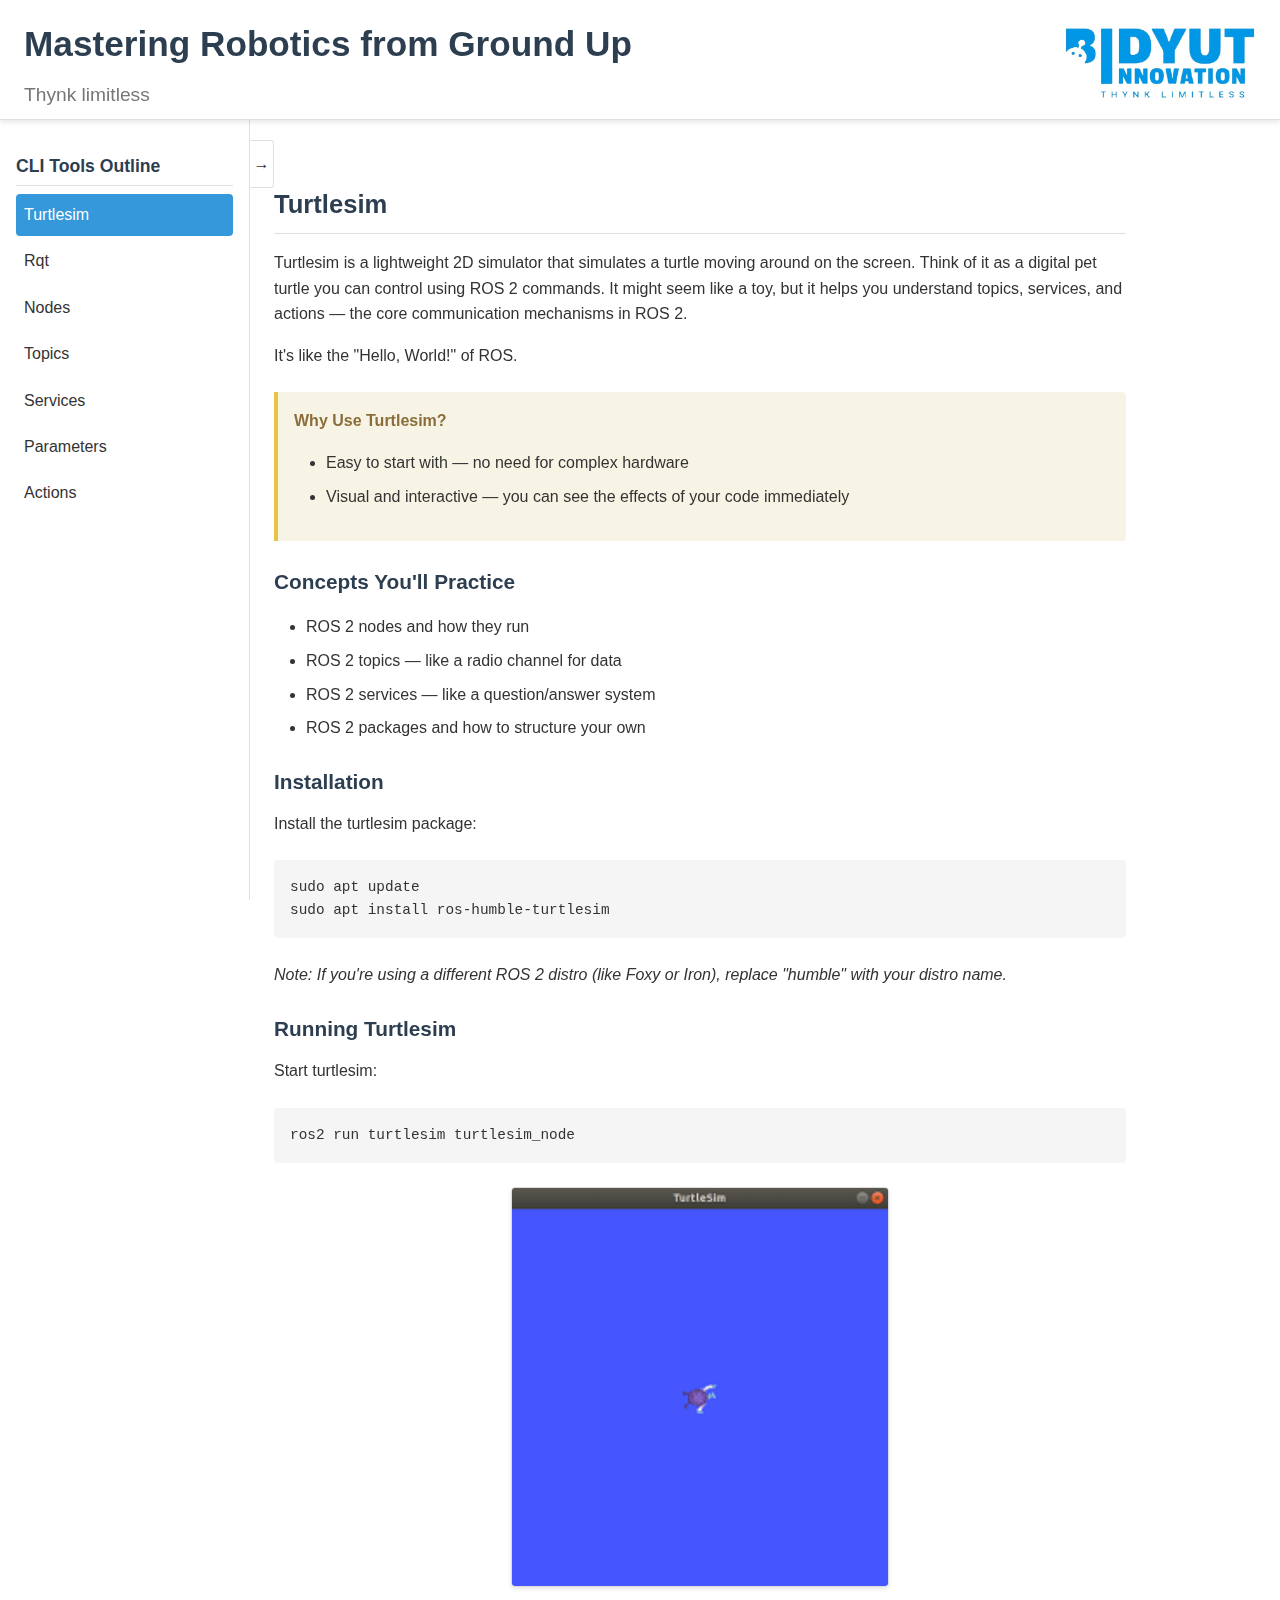
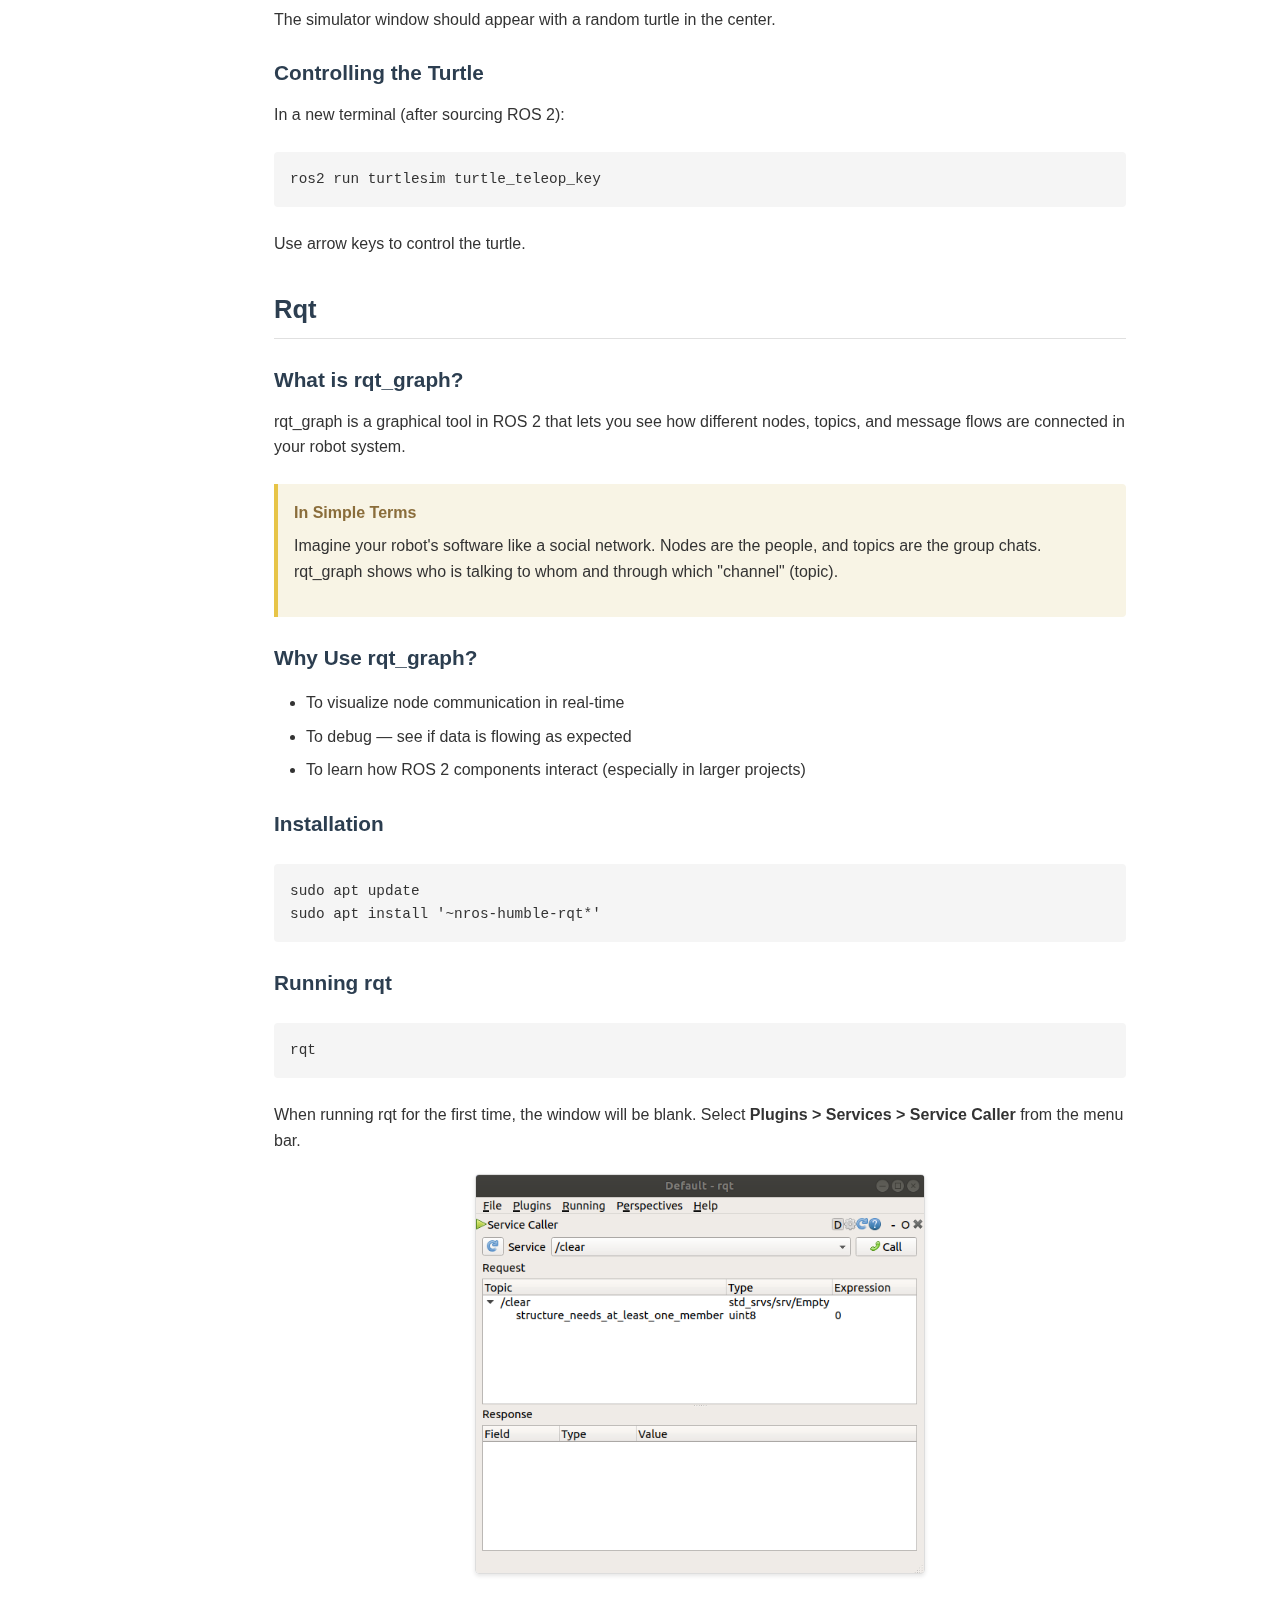
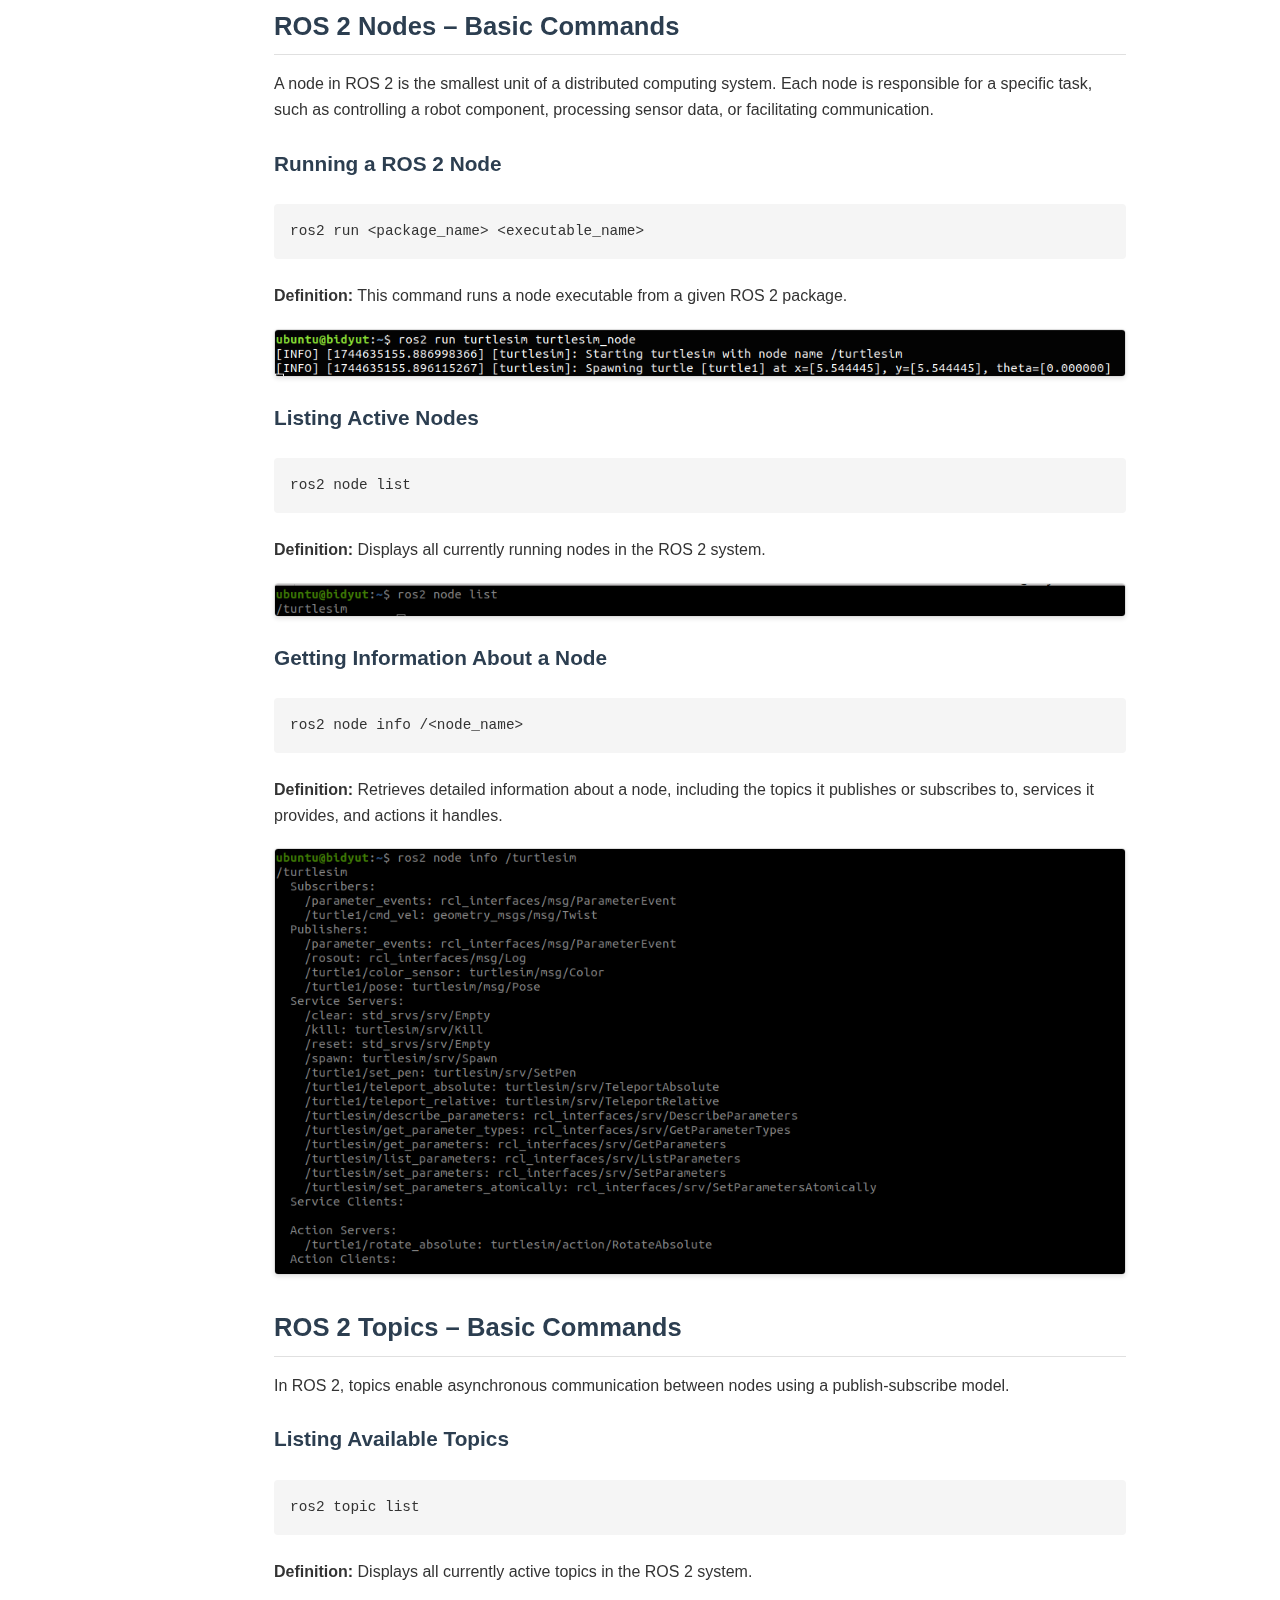
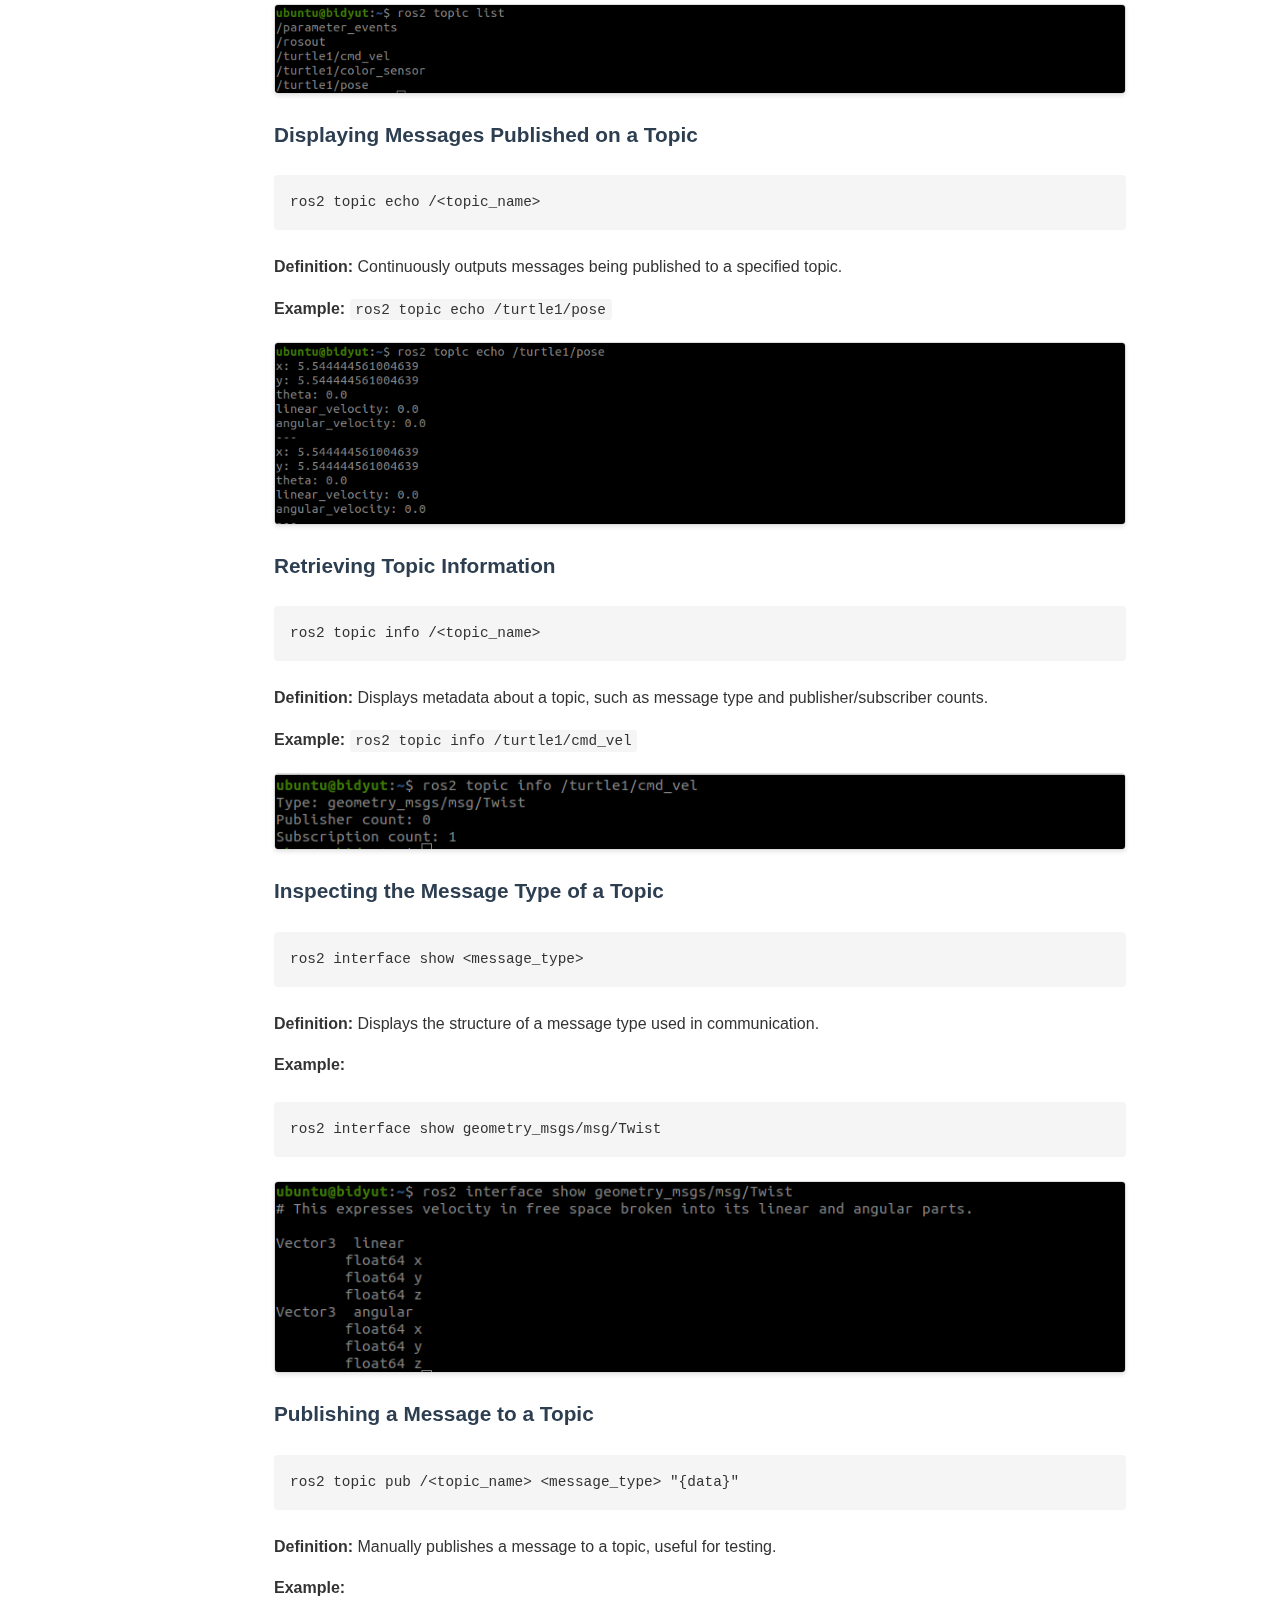
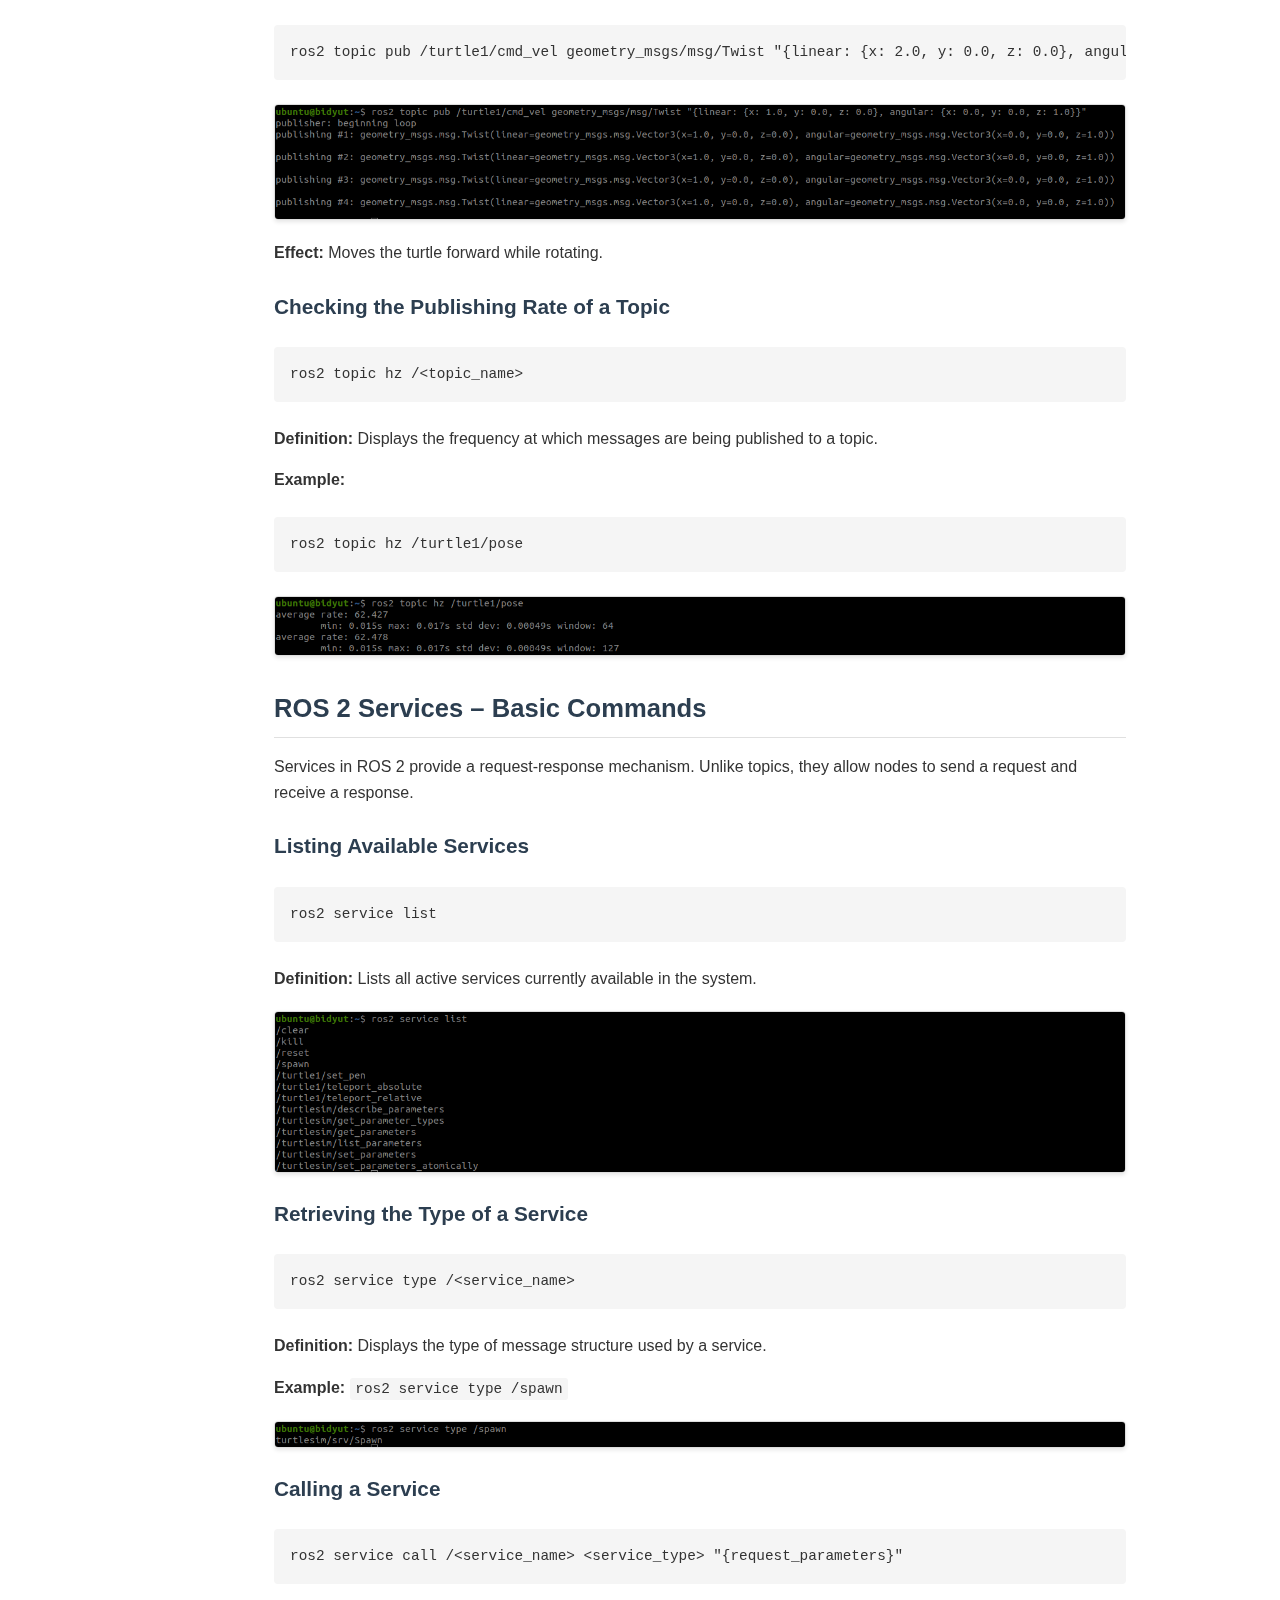
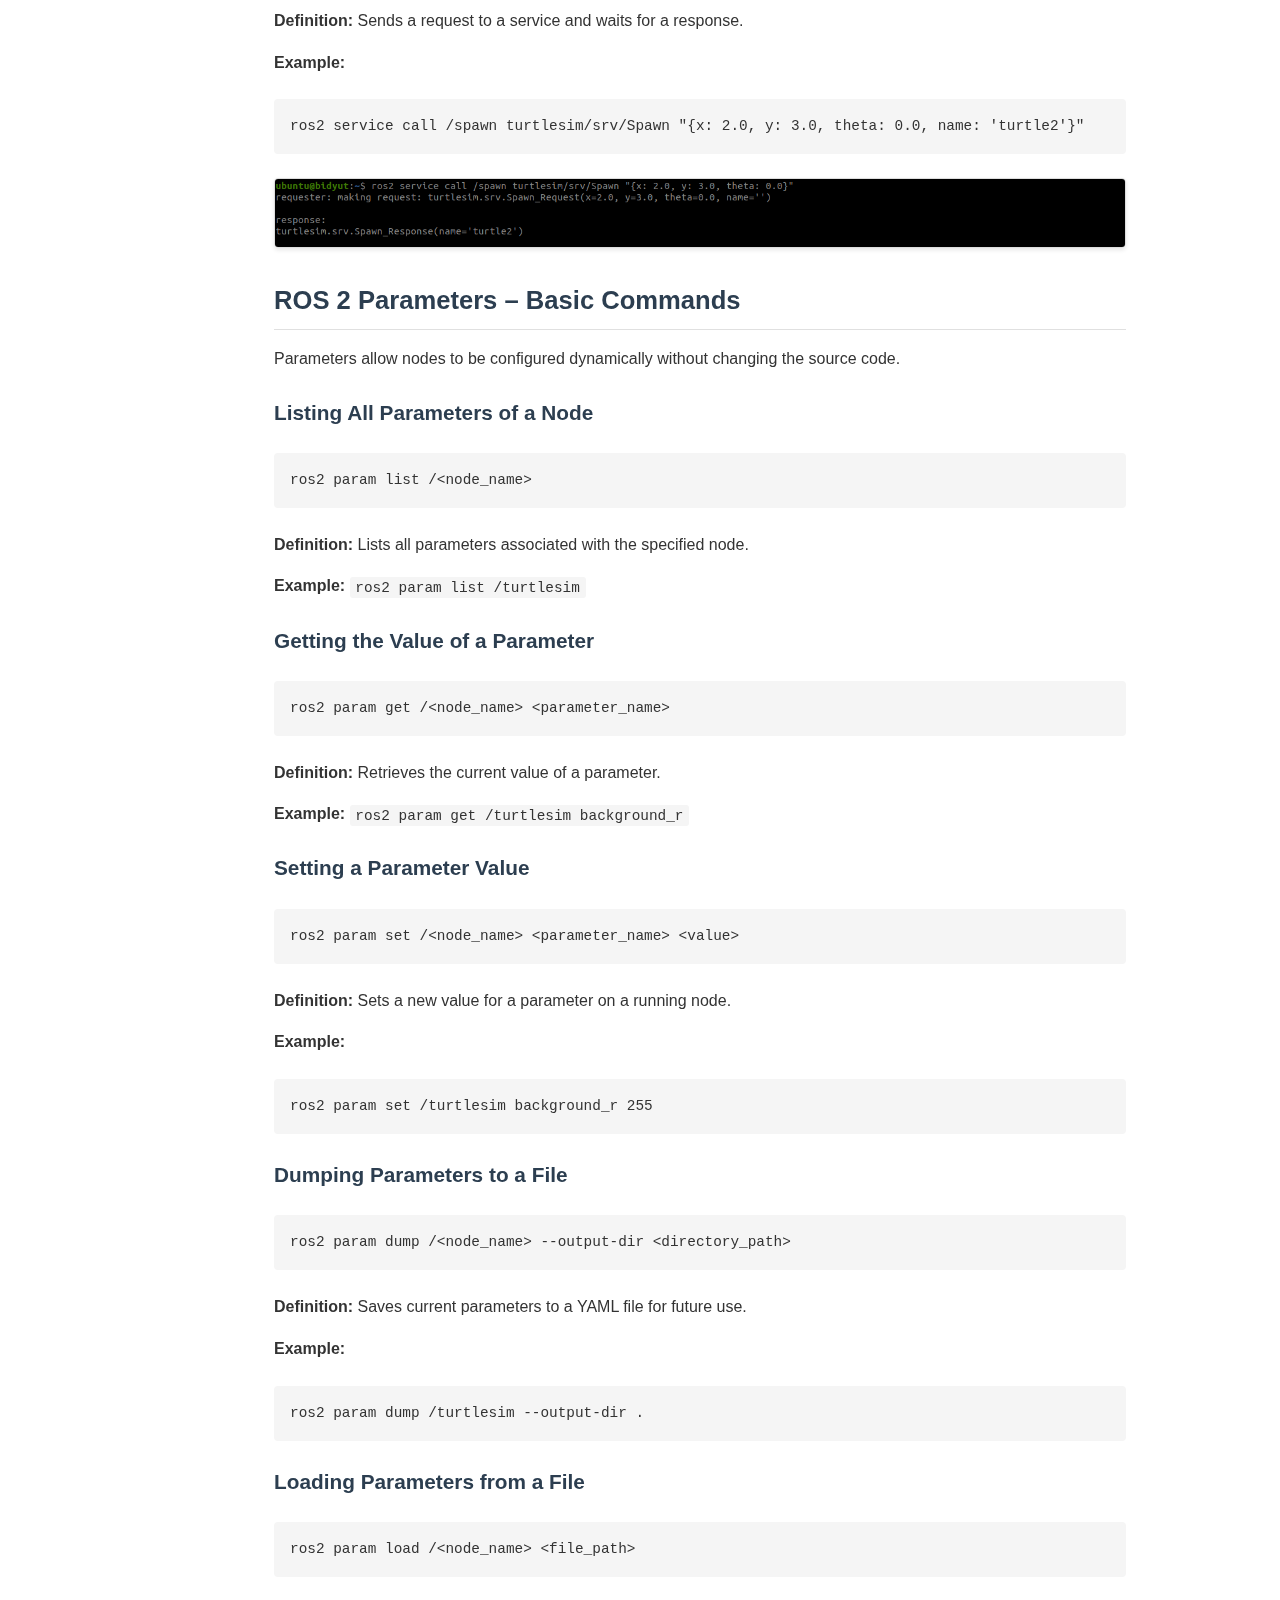
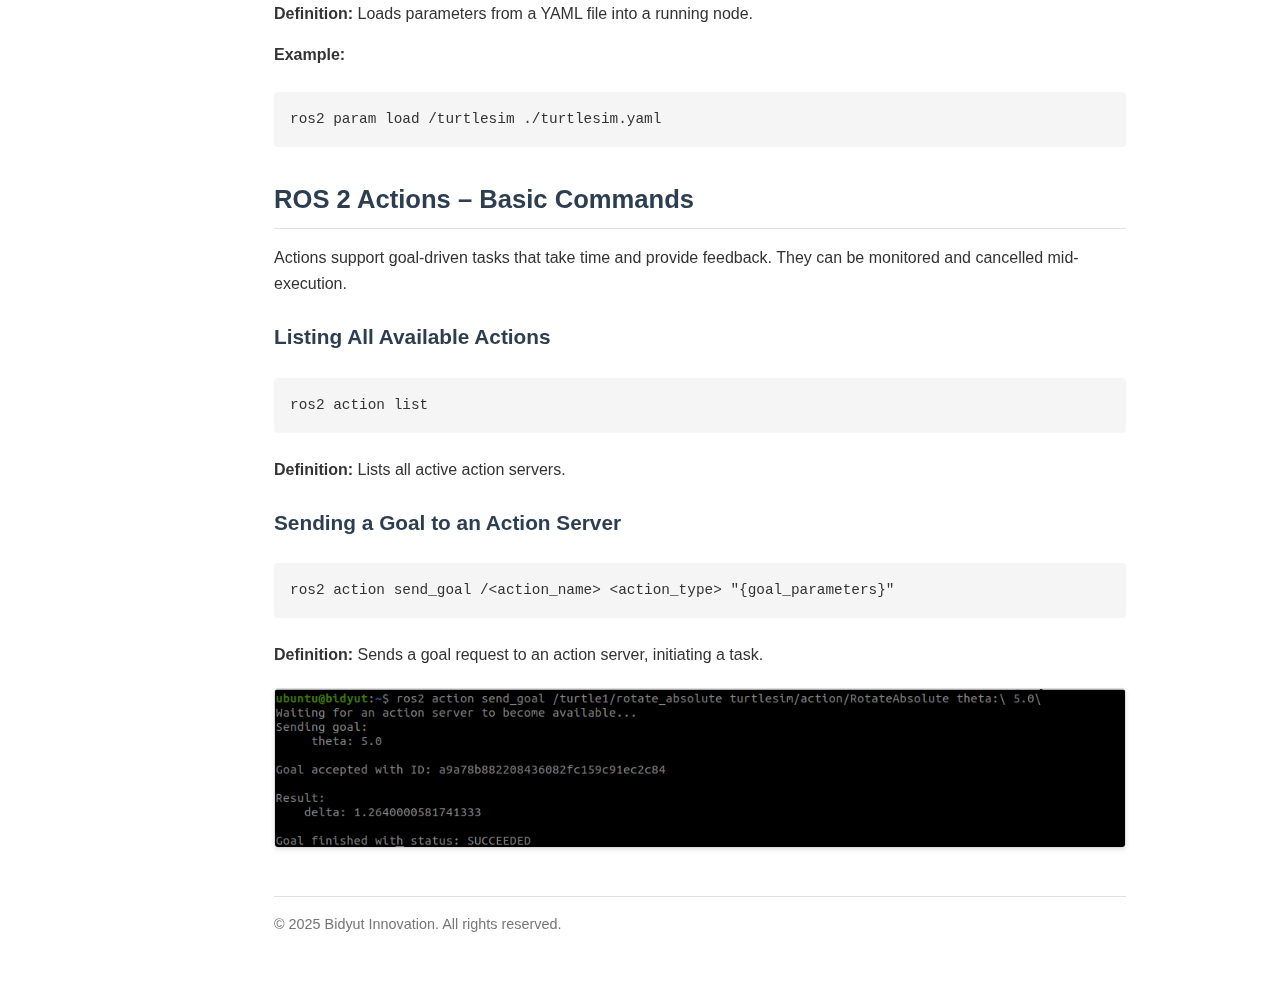
<file: lecture2-main/index.html>
<!DOCTYPE html>
<html lang="en">
<head>
    <meta charset="UTF-8">
    <meta name="viewport" content="width=device-width, initial-scale=1.0">
    <title>Mastering Robotics from Ground Up</title>
    <link rel="stylesheet" href="style.css">
</head>
<body>
    <header>
        <h1>Mastering Robotics from Ground Up</h1>
        <p class="subtitle">Thynk limitless</p>
        <img src="images\Certificate.jpg" alt="Bidyut Logo" 
        style="position: absolute; right: 20px; top: 8px; height: 110px; width: 200px; object-fit: fill;">
    </header>

    <div class="sidebar">
        <nav class="sidebar-nav">
            <h3>CLI Tools Outline</h3>
            <ul>
                <li><a href="#turtlesim" class="active">Turtlesim</a></li>
                <li><a href="#rqt">Rqt</a></li>
                <li><a href="#nodes">Nodes</a></li>
                <li><a href="#topics">Topics</a></li>
                <li><a href="#services">Services</a></li>
                <li><a href="#parameters">Parameters</a></li>
                <li><a href="#actions">Actions</a></li>
            </ul>
        </nav>
    </div>

    <div class="sidebar-toggle"></div>

    <div class="container">
        <main>
            <section id="turtlesim">
                <h2>Turtlesim</h2>
                <p>Turtlesim is a lightweight 2D simulator that simulates a turtle moving around on the screen. Think of it as a digital pet turtle you can control using ROS 2 commands. It might seem like a toy, but it helps you understand topics, services, and actions — the core communication mechanisms in ROS 2.</p>
                <p>It's like the "Hello, World!" of ROS.</p>
                
                <div class="note">
                    <div class="note-title">Why Use Turtlesim?</div>
                    <ul>
                        <li>Easy to start with — no need for complex hardware</li>
                        <li>Visual and interactive — you can see the effects of your code immediately</li>
                    </ul>
                </div>

                <h3>Concepts You'll Practice</h3>
                <ul>
                    <li>ROS 2 nodes and how they run</li>
                    <li>ROS 2 topics — like a radio channel for data</li>
                    <li>ROS 2 services — like a question/answer system</li>
                    <li>ROS 2 packages and how to structure your own</li>
                </ul>

                <h3>Installation</h3>
                <p>Install the turtlesim package:</p>
                <pre><code>sudo apt update
sudo apt install ros-humble-turtlesim</code></pre>
                <p><em>Note: If you're using a different ROS 2 distro (like Foxy or Iron), replace "humble" with your distro name.</em></p>

                <h3>Running Turtlesim</h3>
                <p>Start turtlesim:</p>
                <pre><code>ros2 run turtlesim turtlesim_node</code></pre>
                <img src="images\turtlesim.png" alt="Turtlesim Example" style="max-width:100%; height:400px; display:block; margin:20px auto; border:1px solid #ddd; border-radius:4px; box-shadow:0 2px 4px rgba(0,0,0,0.1);">
                <p>The simulator window should appear with a random turtle in the center.</p>

                <h3>Controlling the Turtle</h3>
                <p>In a new terminal (after sourcing ROS 2):</p>
                <pre><code>ros2 run turtlesim turtle_teleop_key</code></pre>
                <p>Use arrow keys to control the turtle.</p>
            </section>

            <section id="rqt">
                <h2>Rqt</h2>
                <h3>What is rqt_graph?</h3>
                <p>rqt_graph is a graphical tool in ROS 2 that lets you see how different nodes, topics, and message flows are connected in your robot system.</p>
                
                <div class="note">
                    <div class="note-title">In Simple Terms</div>
                    <p>Imagine your robot's software like a social network. Nodes are the people, and topics are the group chats. rqt_graph shows who is talking to whom and through which "channel" (topic).</p>
                </div>

                <h3>Why Use rqt_graph?</h3>
                <ul>
                    <li>To visualize node communication in real-time</li>
                    <li>To debug — see if data is flowing as expected</li>
                    <li>To learn how ROS 2 components interact (especially in larger projects)</li>
                </ul>

                <h3>Installation</h3>
                <pre><code>sudo apt update
sudo apt install '~nros-humble-rqt*'</code></pre>

                <h3>Running rqt</h3>
                <pre><code>rqt</code></pre>
                <p>When running rqt for the first time, the window will be blank. Select <strong>Plugins > Services > Service Caller</strong> from the menu bar.</p>
                <img src="images\rqt.png" alt="Turtlesim Example" style="max-width:100%; height:400px; display:block; margin:20px auto; border:1px solid #ddd; border-radius:4px; box-shadow:0 2px 4px rgba(0,0,0,0.1);">

            </section>

            <section id="nodes">
                <h2>ROS 2 Nodes – Basic Commands</h2>
                <p>A node in ROS 2 is the smallest unit of a distributed computing system. Each node is responsible for a specific task, such as controlling a robot component, processing sensor data, or facilitating communication.</p>
                
                <h3>Running a ROS 2 Node</h3>
                <pre><code>ros2 run &lt;package_name&gt; &lt;executable_name&gt;</code></pre>
                <p><strong>Definition:</strong> This command runs a node executable from a given ROS 2 package.</p>
                <img src="images\img1.png" alt="Turtlesim Example" style="max-width:100%; height:auto; display:block; margin:20px auto; border:1px solid #ddd; border-radius:4px; box-shadow:0 2px 4px rgba(0,0,0,0.1);">

                <h3>Listing Active Nodes</h3>
                <pre><code>ros2 node list</code></pre>
                <p><strong>Definition:</strong> Displays all currently running nodes in the ROS 2 system.</p>
                <img src="images\img2.png" alt="Turtlesim Example" style="max-width:100%; height:auto; display:block; margin:20px auto; border:1px solid #ddd; border-radius:4px; box-shadow:0 2px 4px rgba(0,0,0,0.1);">

                <h3>Getting Information About a Node</h3>
                <pre><code>ros2 node info /&lt;node_name&gt;</code></pre>
                <p><strong>Definition:</strong> Retrieves detailed information about a node, including the topics it publishes or subscribes to, services it provides, and actions it handles.</p>
                <img src="images\img3.png" alt="Turtlesim Example" style="max-width:100%; height:auto; display:block; margin:20px auto; border:1px solid #ddd; border-radius:4px; box-shadow:0 2px 4px rgba(0,0,0,0.1);">

            </section>

            <section id="topics">
                <h2>ROS 2 Topics – Basic Commands</h2>
                <p>In ROS 2, topics enable asynchronous communication between nodes using a publish-subscribe model.</p>
                
                <h3>Listing Available Topics</h3>
                <pre><code>ros2 topic list</code></pre>
                <p><strong>Definition:</strong> Displays all currently active topics in the ROS 2 system.</p>
                <img src="images\img4.png" alt="Turtlesim Example" style="max-width:100%; height:auto; display:block; margin:20px auto; border:1px solid #ddd; border-radius:4px; box-shadow:0 2px 4px rgba(0,0,0,0.1);">

                <h3>Displaying Messages Published on a Topic</h3>
                <pre><code>ros2 topic echo /&lt;topic_name&gt;</code></pre>
                <p><strong>Definition:</strong> Continuously outputs messages being published to a specified topic.</p>
                <p><strong>Example:</strong> <code>ros2 topic echo /turtle1/pose</code></p>
                <img src="images\img5.png" alt="Turtlesim Example" style="max-width:100%; height:auto; display:block; margin:20px auto; border:1px solid #ddd; border-radius:4px; box-shadow:0 2px 4px rgba(0,0,0,0.1);">

                <h3>Retrieving Topic Information</h3>
                <pre><code>ros2 topic info /&lt;topic_name&gt;</code></pre>
                <p><strong>Definition:</strong> Displays metadata about a topic, such as message type and publisher/subscriber counts.</p>
                <p><strong>Example:</strong> <code>ros2 topic info /turtle1/cmd_vel</code></p>
                <img src="images\img6.png" alt="Turtlesim Example" style="max-width:100%; height:auto; display:block; margin:20px auto; border:1px solid #ddd; border-radius:4px; box-shadow:0 2px 4px rgba(0,0,0,0.1);">
                <section id="topics">
                    
    
                    <h3>Inspecting the Message Type of a Topic</h3>
                    <pre><code>ros2 interface show &lt;message_type&gt;</code></pre>
                    <p><strong>Definition:</strong> Displays the structure of a message type used in communication.</p>
                    <p><strong>Example:</strong></p>
                    <pre><code>ros2 interface show geometry_msgs/msg/Twist</code></pre>
                    <img src="images\img7.png" alt="Turtlesim Example" style="max-width:100%; height:auto; display:block; margin:20px auto; border:1px solid #ddd; border-radius:4px; box-shadow:0 2px 4px rgba(0,0,0,0.1);">

    
                    <h3>Publishing a Message to a Topic</h3>
                    <pre><code>ros2 topic pub /&lt;topic_name&gt; &lt;message_type&gt; "{data}"</code></pre>
                    <p><strong>Definition:</strong> Manually publishes a message to a topic, useful for testing.</p>
                    <p><strong>Example:</strong></p>
                    <pre><code>ros2 topic pub /turtle1/cmd_vel geometry_msgs/msg/Twist "{linear: {x: 2.0, y: 0.0, z: 0.0}, angular: {x: 0.0, y: 0.0, z: 1.8}}"</code></pre>
                    <img src="images\img8.png" alt="Turtlesim Example" style="max-width:100%; height:auto; display:block; margin:20px auto; border:1px solid #ddd; border-radius:4px; box-shadow:0 2px 4px rgba(0,0,0,0.1);">

                    <p><strong>Effect:</strong> Moves the turtle forward while rotating.</p>
    
                    <h3>Checking the Publishing Rate of a Topic</h3>
                    <pre><code>ros2 topic hz /&lt;topic_name&gt;</code></pre>
                    <p><strong>Definition:</strong> Displays the frequency at which messages are being published to a topic.</p>
                    <p><strong>Example:</strong></p>
                    <pre><code>ros2 topic hz /turtle1/pose</code></pre>
                    <img src="images\img9.png" alt="Turtlesim Example" style="max-width:100%; height:auto; display:block; margin:20px auto; border:1px solid #ddd; border-radius:4px; box-shadow:0 2px 4px rgba(0,0,0,0.1);">

                </section>
            </section>

            <section id="services">
                <h2>ROS 2 Services – Basic Commands</h2>
                <p>Services in ROS 2 provide a request-response mechanism. Unlike topics, they allow nodes to send a request and receive a response.</p>
                
                <h3>Listing Available Services</h3>
                <pre><code>ros2 service list</code></pre>
                <p><strong>Definition:</strong> Lists all active services currently available in the system.</p>
                <img src="images\img10.png" alt="Turtlesim Example" style="max-width:100%; height:auto; display:block; margin:20px auto; border:1px solid #ddd; border-radius:4px; box-shadow:0 2px 4px rgba(0,0,0,0.1);">

                <h3>Retrieving the Type of a Service</h3>
                <pre><code>ros2 service type /&lt;service_name&gt;</code></pre>
                <p><strong>Definition:</strong> Displays the type of message structure used by a service.</p>
                <p><strong>Example:</strong> <code>ros2 service type /spawn</code></p>
                <img src="images\img11.png" alt="Turtlesim Example" style="max-width:100%; height:auto; display:block; margin:20px auto; border:1px solid #ddd; border-radius:4px; box-shadow:0 2px 4px rgba(0,0,0,0.1);">
                <h3>Calling a Service</h3>
                <pre><code>ros2 service call /&lt;service_name&gt; &lt;service_type&gt; "{request_parameters}"</code></pre>
                <p><strong>Definition:</strong> Sends a request to a service and waits for a response.</p>
                <p><strong>Example:</strong></p>
                <pre><code>ros2 service call /spawn turtlesim/srv/Spawn "{x: 2.0, y: 3.0, theta: 0.0, name: 'turtle2'}"</code></pre>
                <img src="images\img13.png" alt="Turtlesim Example" style="max-width:100%; height:auto; display:block; margin:20px auto; border:1px solid #ddd; border-radius:4px; box-shadow:0 2px 4px rgba(0,0,0,0.1);">

            </section>
            </section>

            <section id="parameters">
                <h2>ROS 2 Parameters – Basic Commands</h2>
                <p>Parameters allow nodes to be configured dynamically without changing the source code.</p>
                
                <h3>Listing All Parameters of a Node</h3>
                <pre><code>ros2 param list /&lt;node_name&gt;</code></pre>
                <p><strong>Definition:</strong> Lists all parameters associated with the specified node.</p>
                <p><strong>Example:</strong> <code>ros2 param list /turtlesim</code></p>
                
                <h3>Getting the Value of a Parameter</h3>
                <pre><code>ros2 param get /&lt;node_name&gt; &lt;parameter_name&gt;</code></pre>
                <p><strong>Definition:</strong> Retrieves the current value of a parameter.</p>
                <p><strong>Example:</strong> <code>ros2 param get /turtlesim background_r</code></p>
                <h3>Setting a Parameter Value</h3>
                <pre><code>ros2 param set /&lt;node_name&gt; &lt;parameter_name&gt; &lt;value&gt;</code></pre>
                <p><strong>Definition:</strong> Sets a new value for a parameter on a running node.</p>
                <p><strong>Example:</strong></p>
                <pre><code>ros2 param set /turtlesim background_r 255</code></pre>
            

                <h3>Dumping Parameters to a File</h3>
                <pre><code>ros2 param dump /&lt;node_name&gt; --output-dir &lt;directory_path&gt;</code></pre>
                <p><strong>Definition:</strong> Saves current parameters to a YAML file for future use.</p>
                <p><strong>Example:</strong></p>
                <pre><code>ros2 param dump /turtlesim --output-dir .</code></pre>
                

                <h3>Loading Parameters from a File</h3>
                <pre><code>ros2 param load /&lt;node_name&gt; &lt;file_path&gt;</code></pre>
                <p><strong>Definition:</strong> Loads parameters from a YAML file into a running node.</p>
                <p><strong>Example:</strong></p>
                <pre><code>ros2 param load /turtlesim ./turtlesim.yaml</code></pre>
                
            </section>
            </section>

            <section id="actions">
                <h2>ROS 2 Actions – Basic Commands</h2>
                <p>Actions support goal-driven tasks that take time and provide feedback. They can be monitored and cancelled mid-execution.</p>
                
                <h3>Listing All Available Actions</h3>
                <pre><code>ros2 action list</code></pre>
                <p><strong>Definition:</strong> Lists all active action servers.</p>
                
                <h3>Sending a Goal to an Action Server</h3>
                <pre><code>ros2 action send_goal /&lt;action_name&gt; &lt;action_type&gt; "{goal_parameters}"</code></pre>
                <p><strong>Definition:</strong> Sends a goal request to an action server, initiating a task.</p>
                <img src="images\img12.png" alt="Turtlesim Example" style="max-width:100%; height:auto; display:block; margin:20px auto; border:1px solid #ddd; border-radius:4px; box-shadow:0 2px 4px rgba(0,0,0,0.1);">
            </section>
        </main>

        <footer>
            <p>© 2025 Bidyut Innovation. All rights reserved.</p>
        </footer>
    </div>

    <script src="js.js"></script>
</body>
</html>
</file>
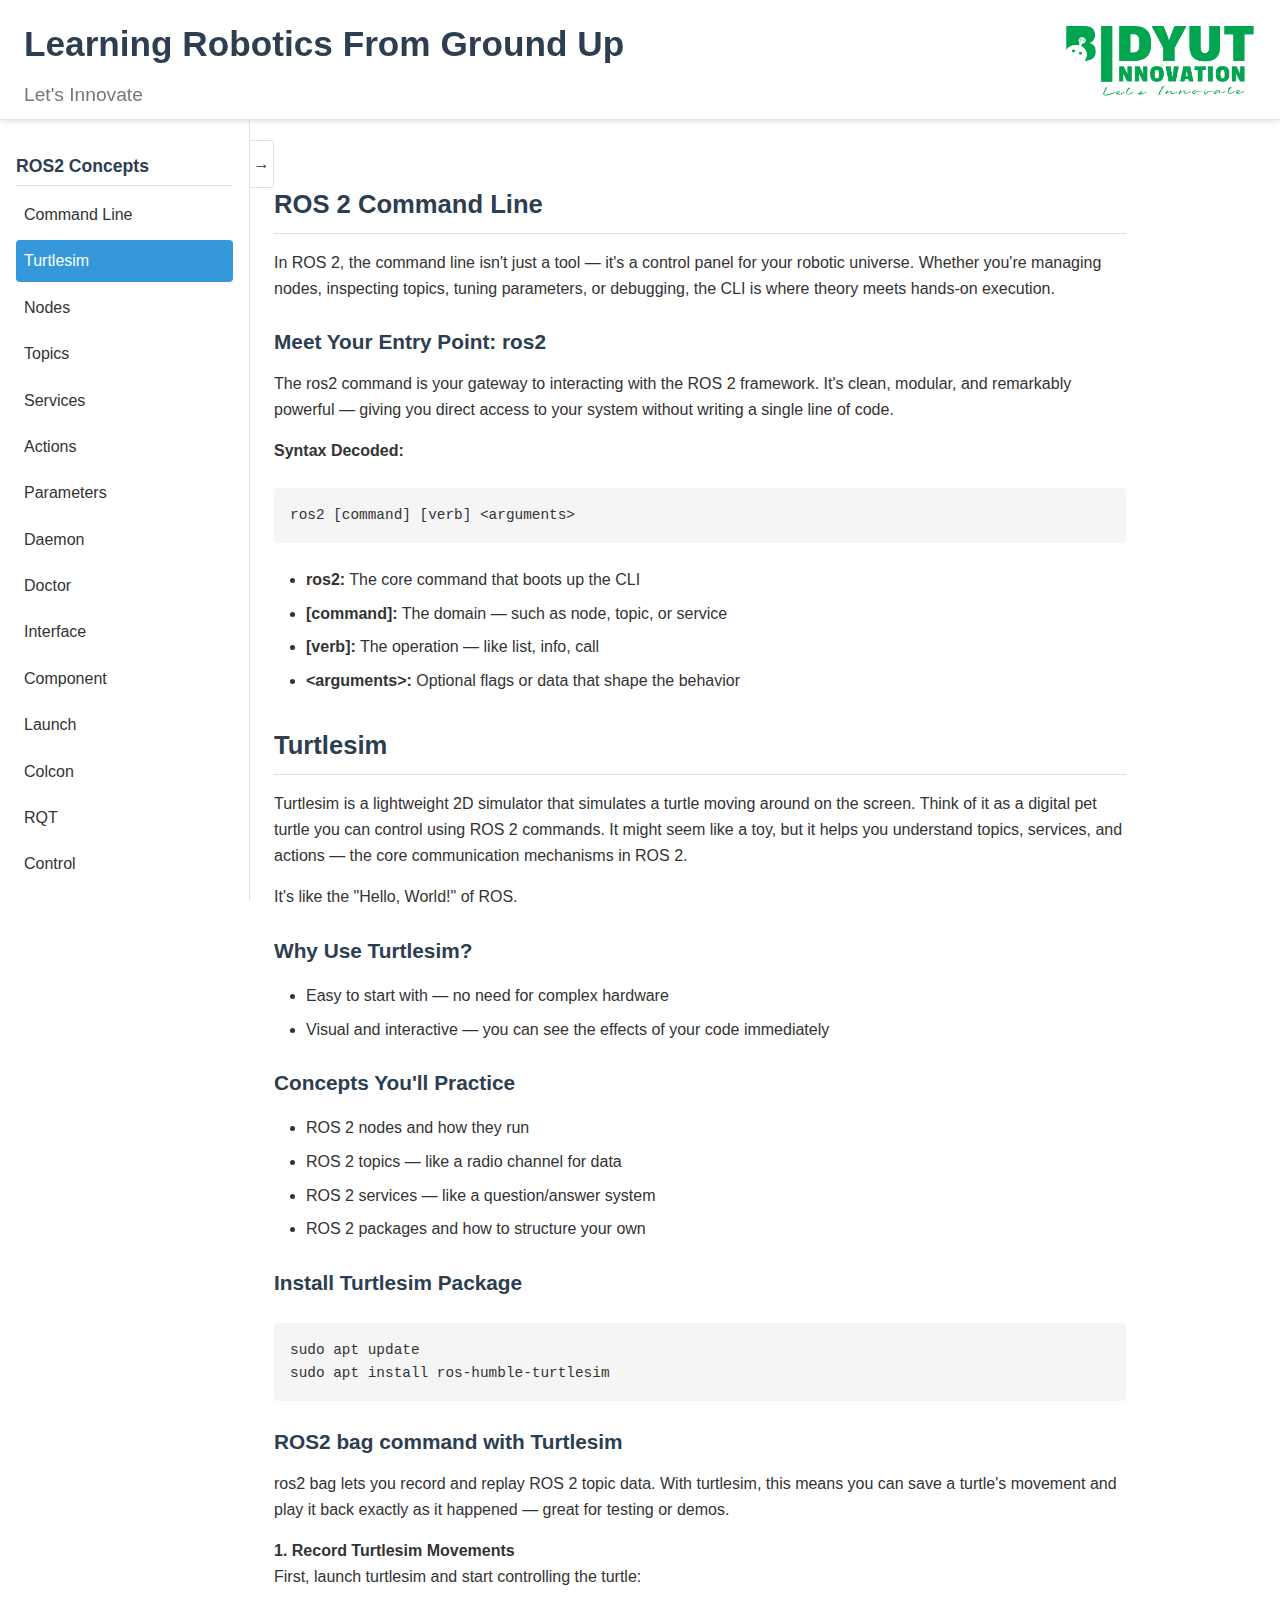
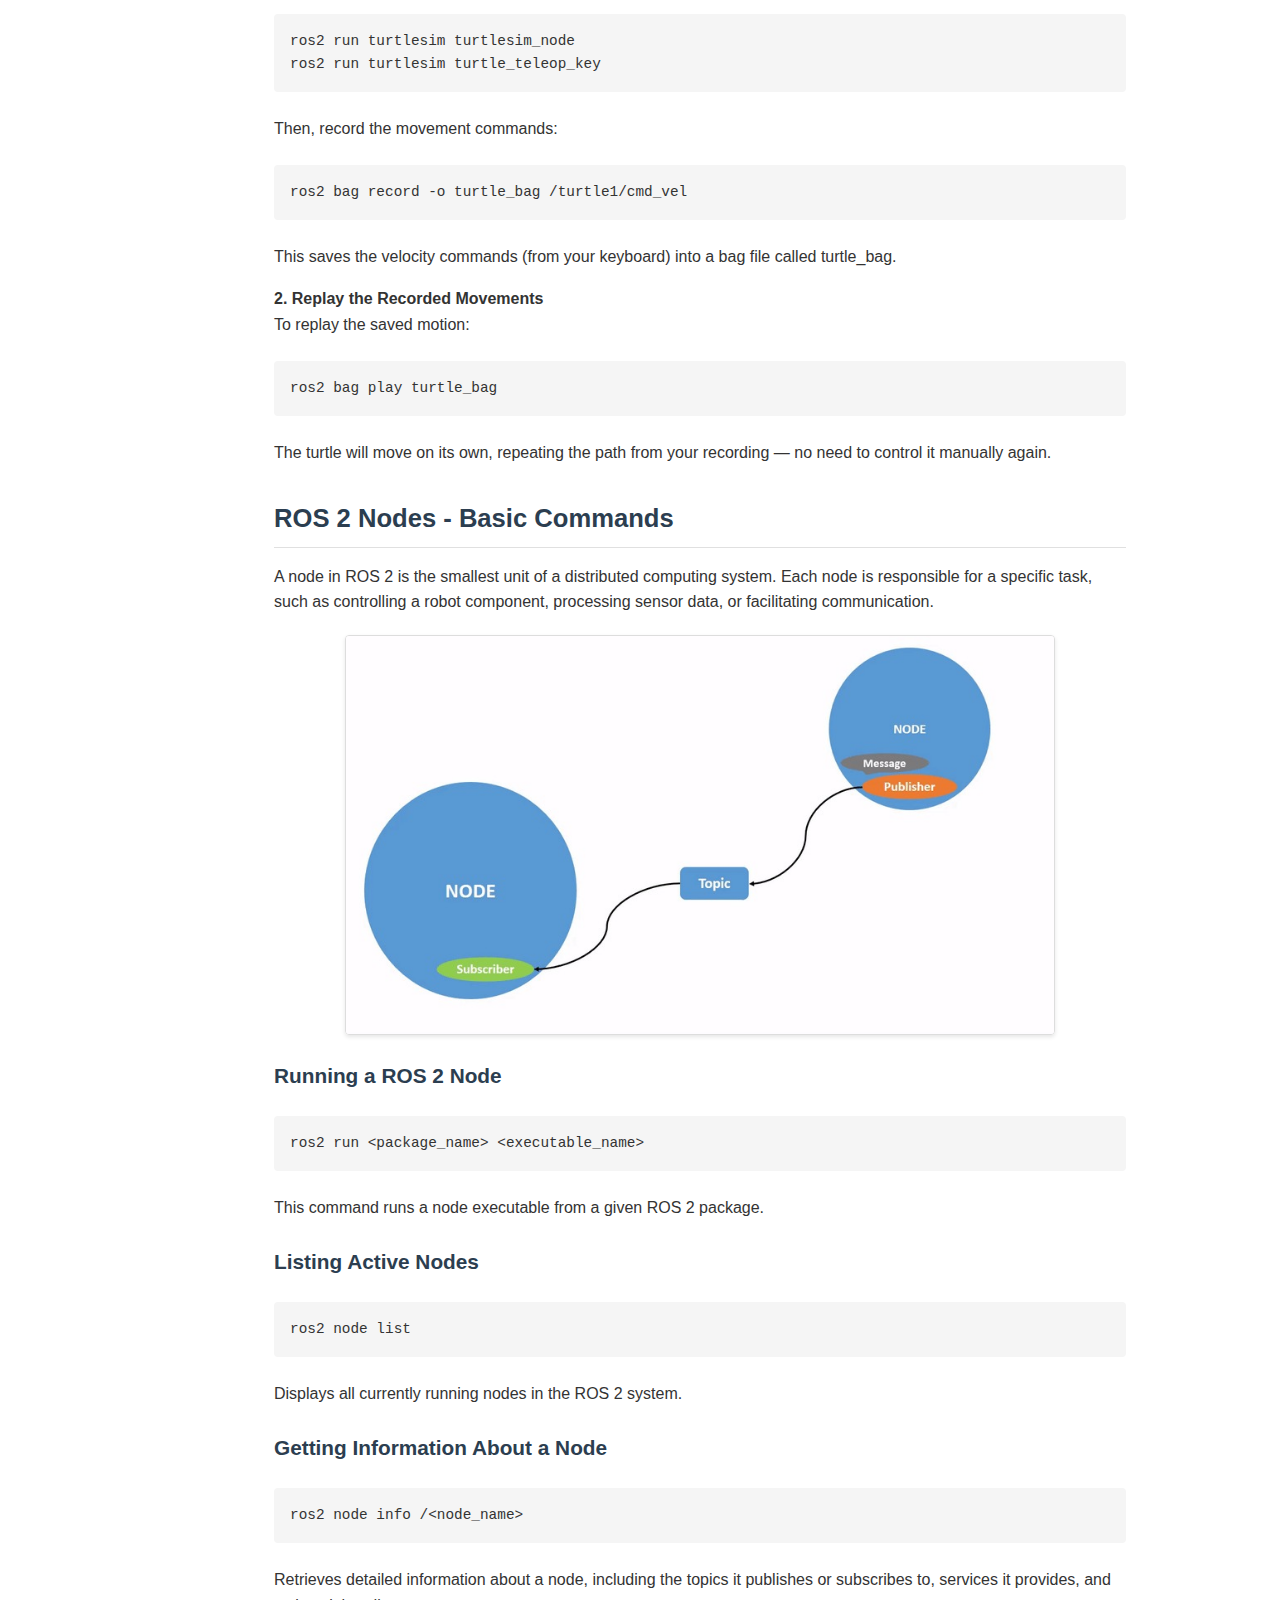
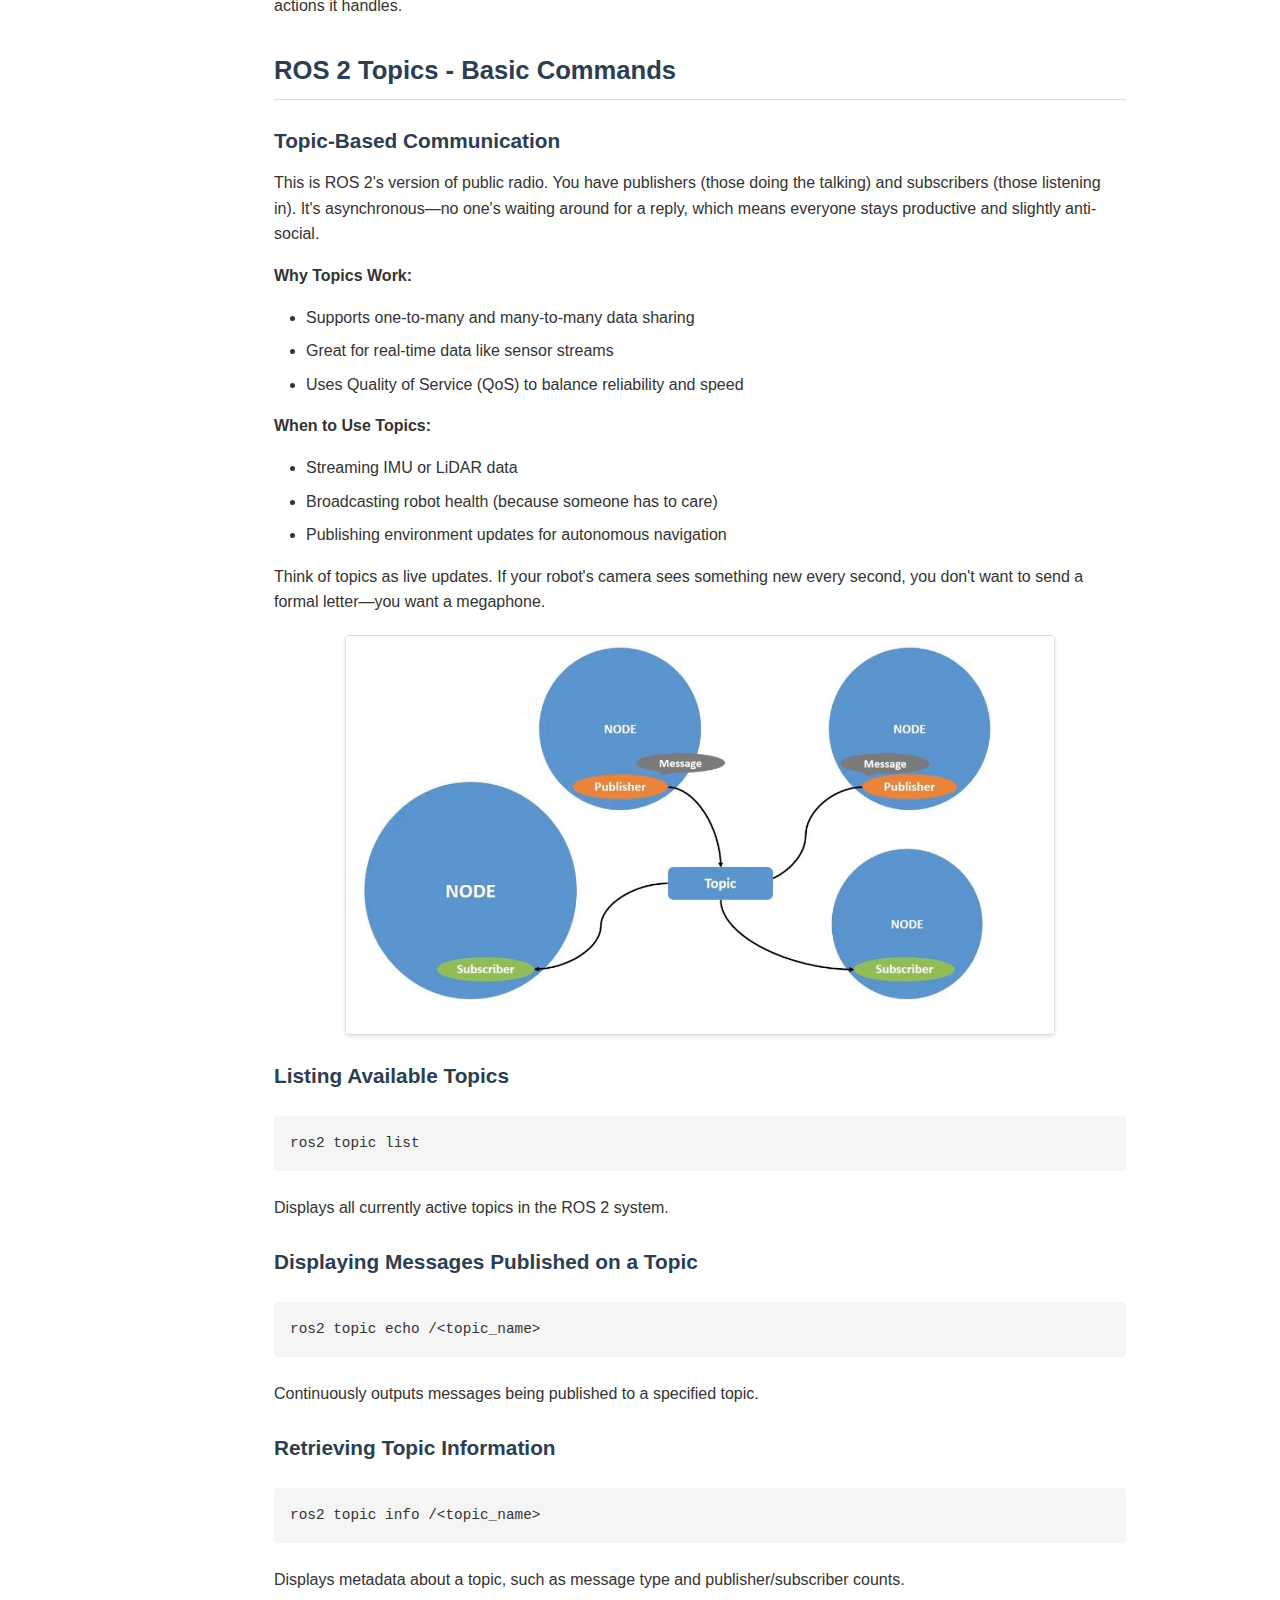
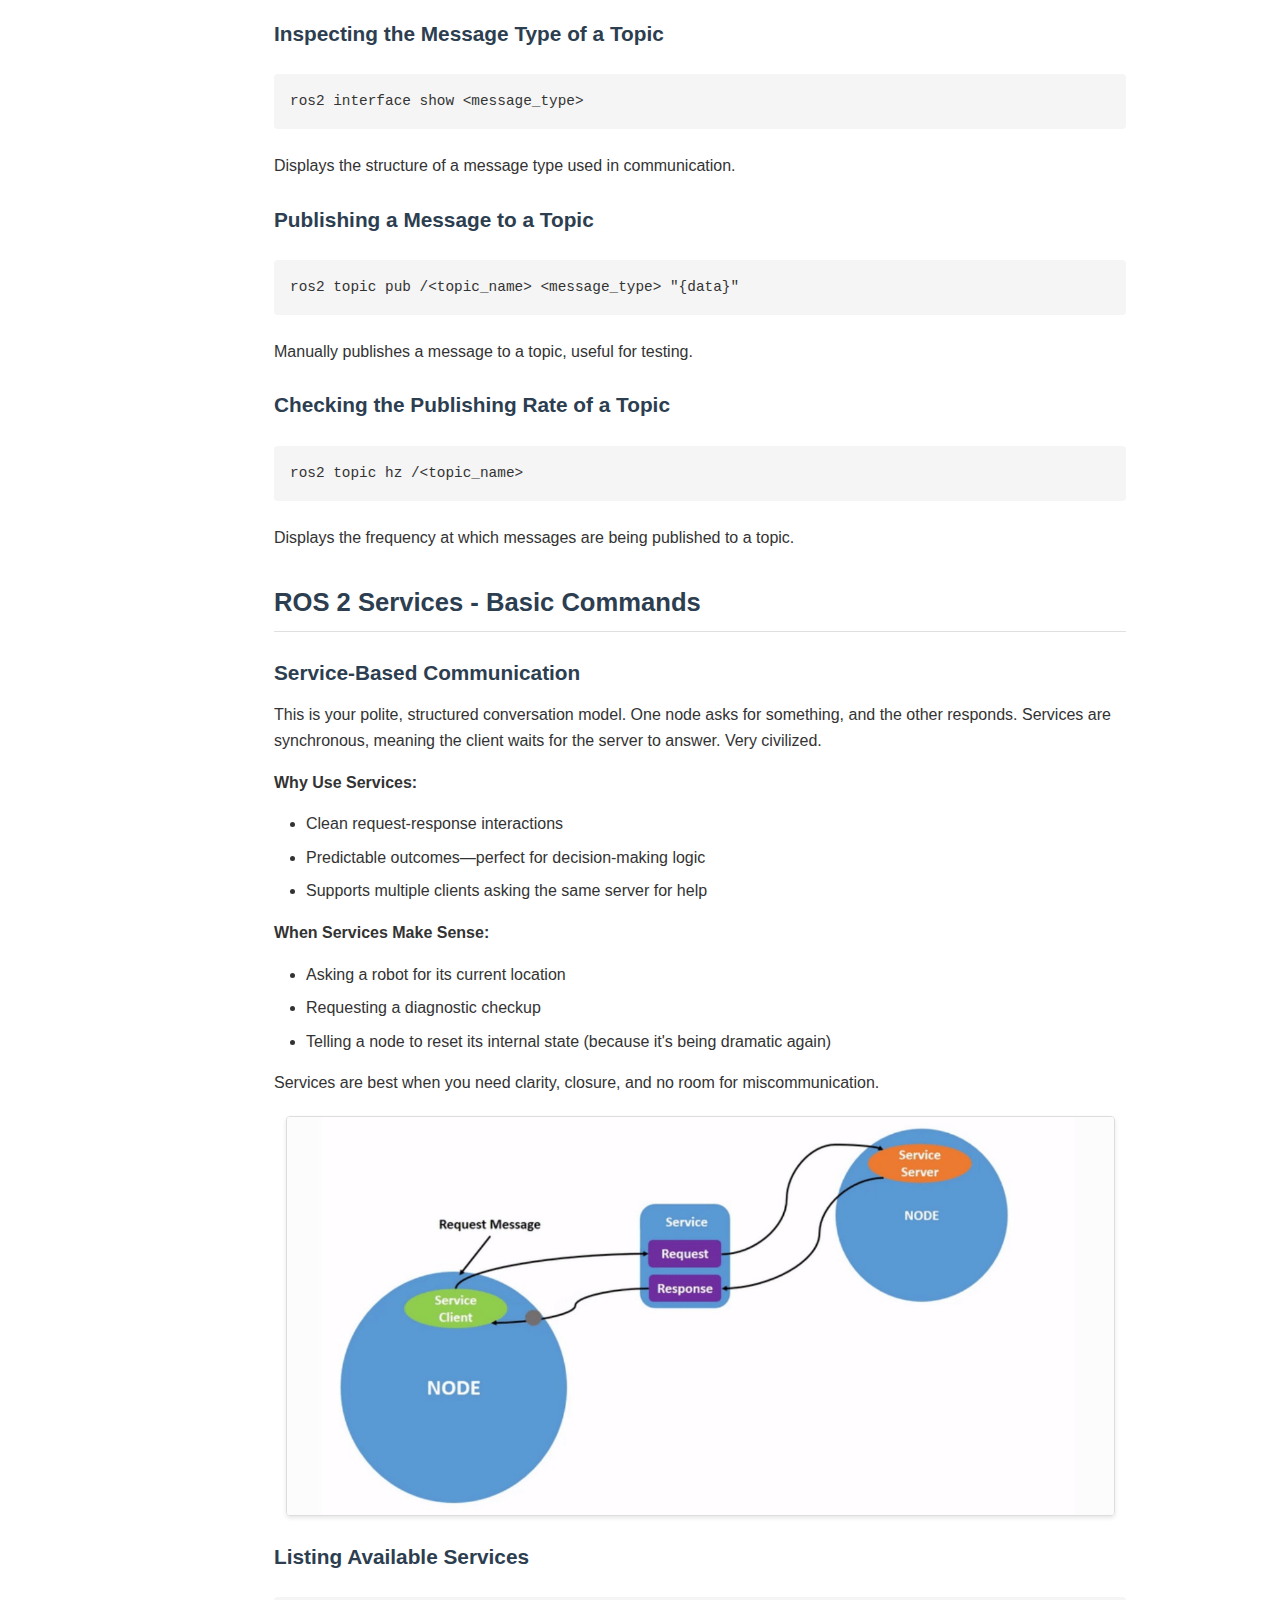
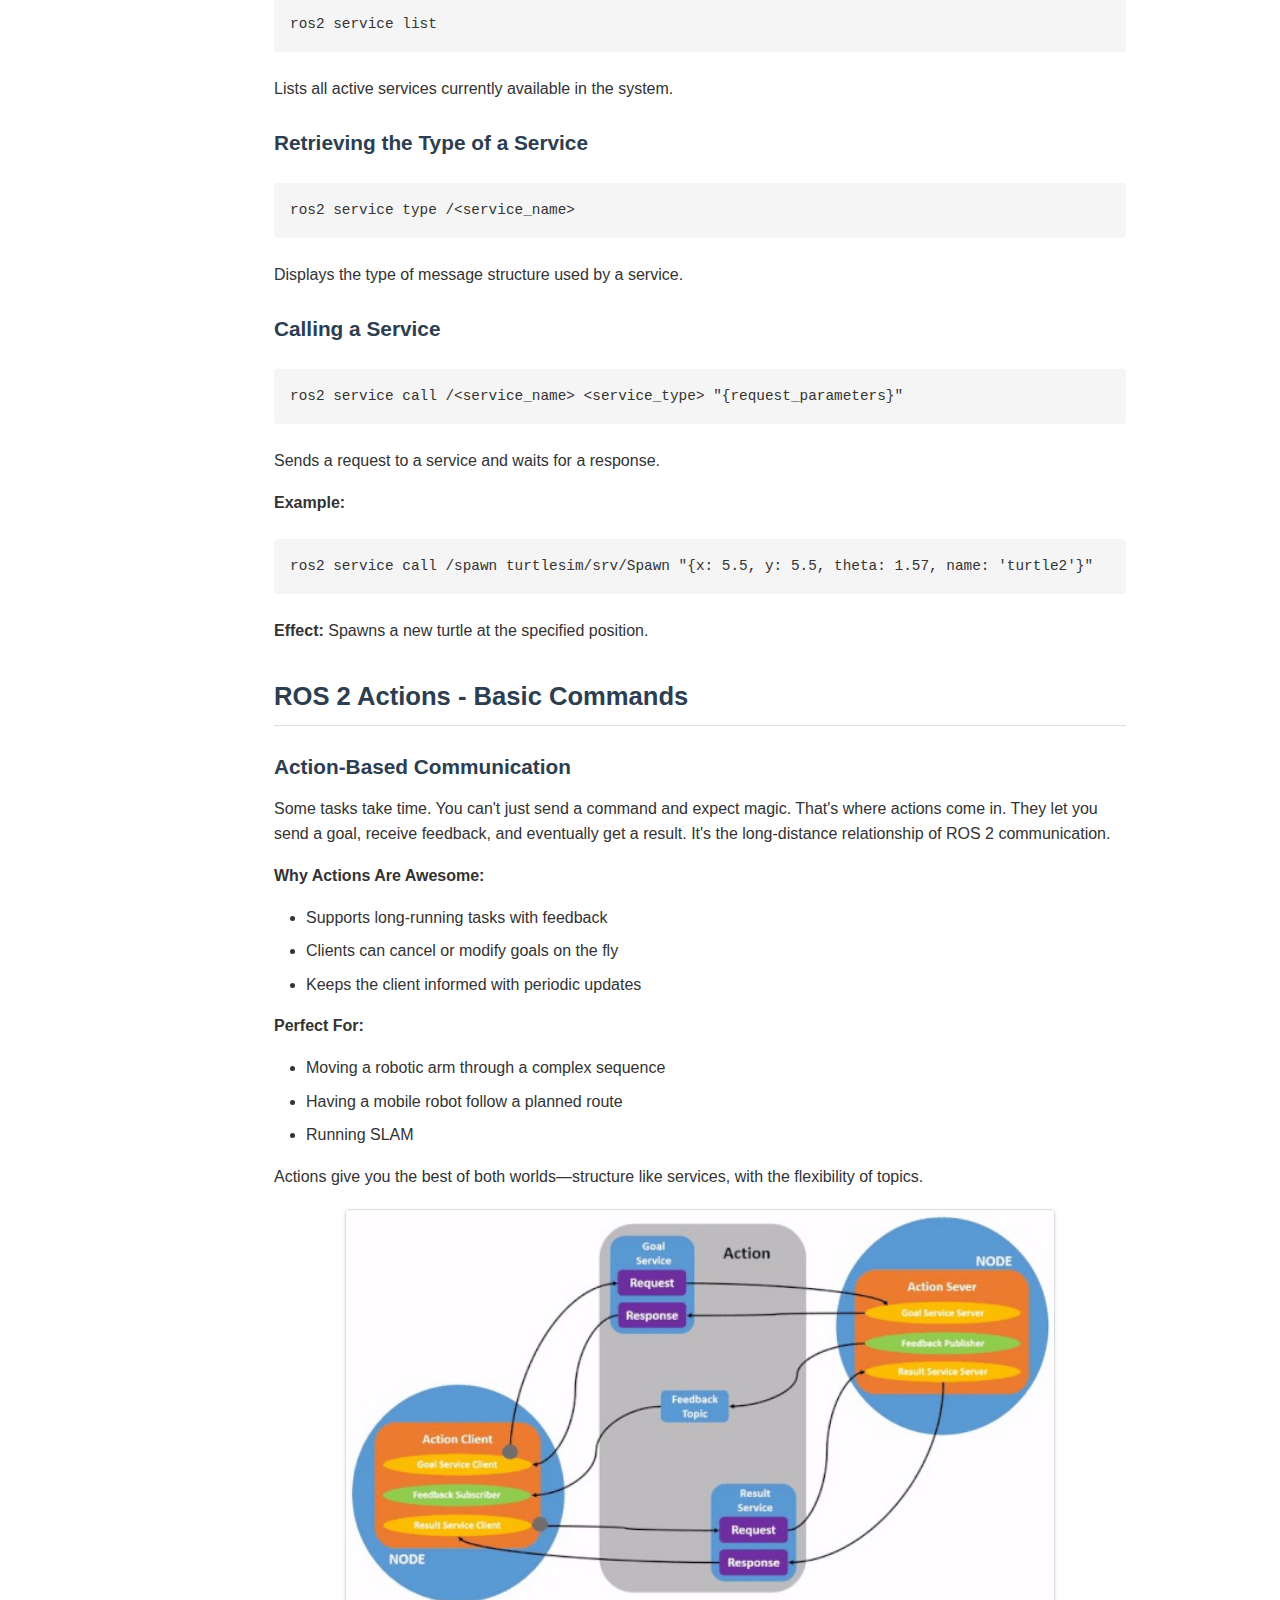
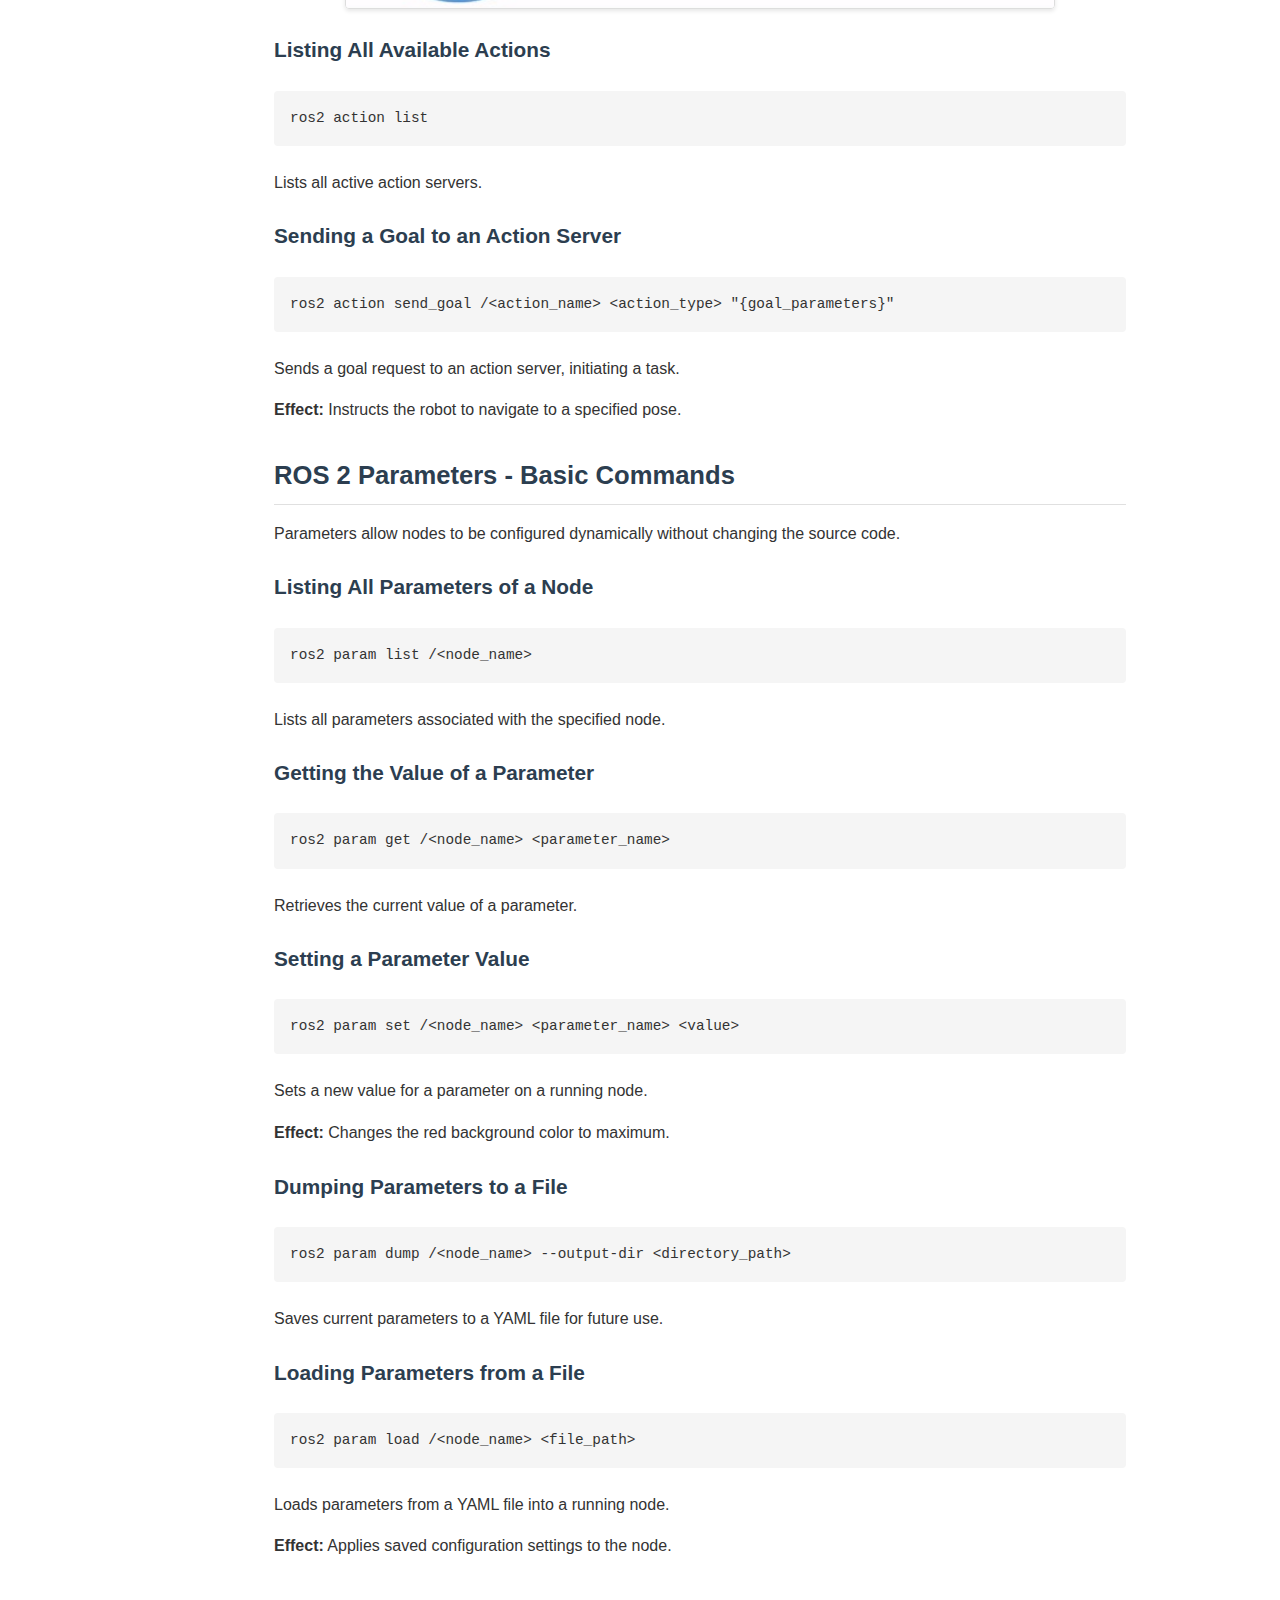
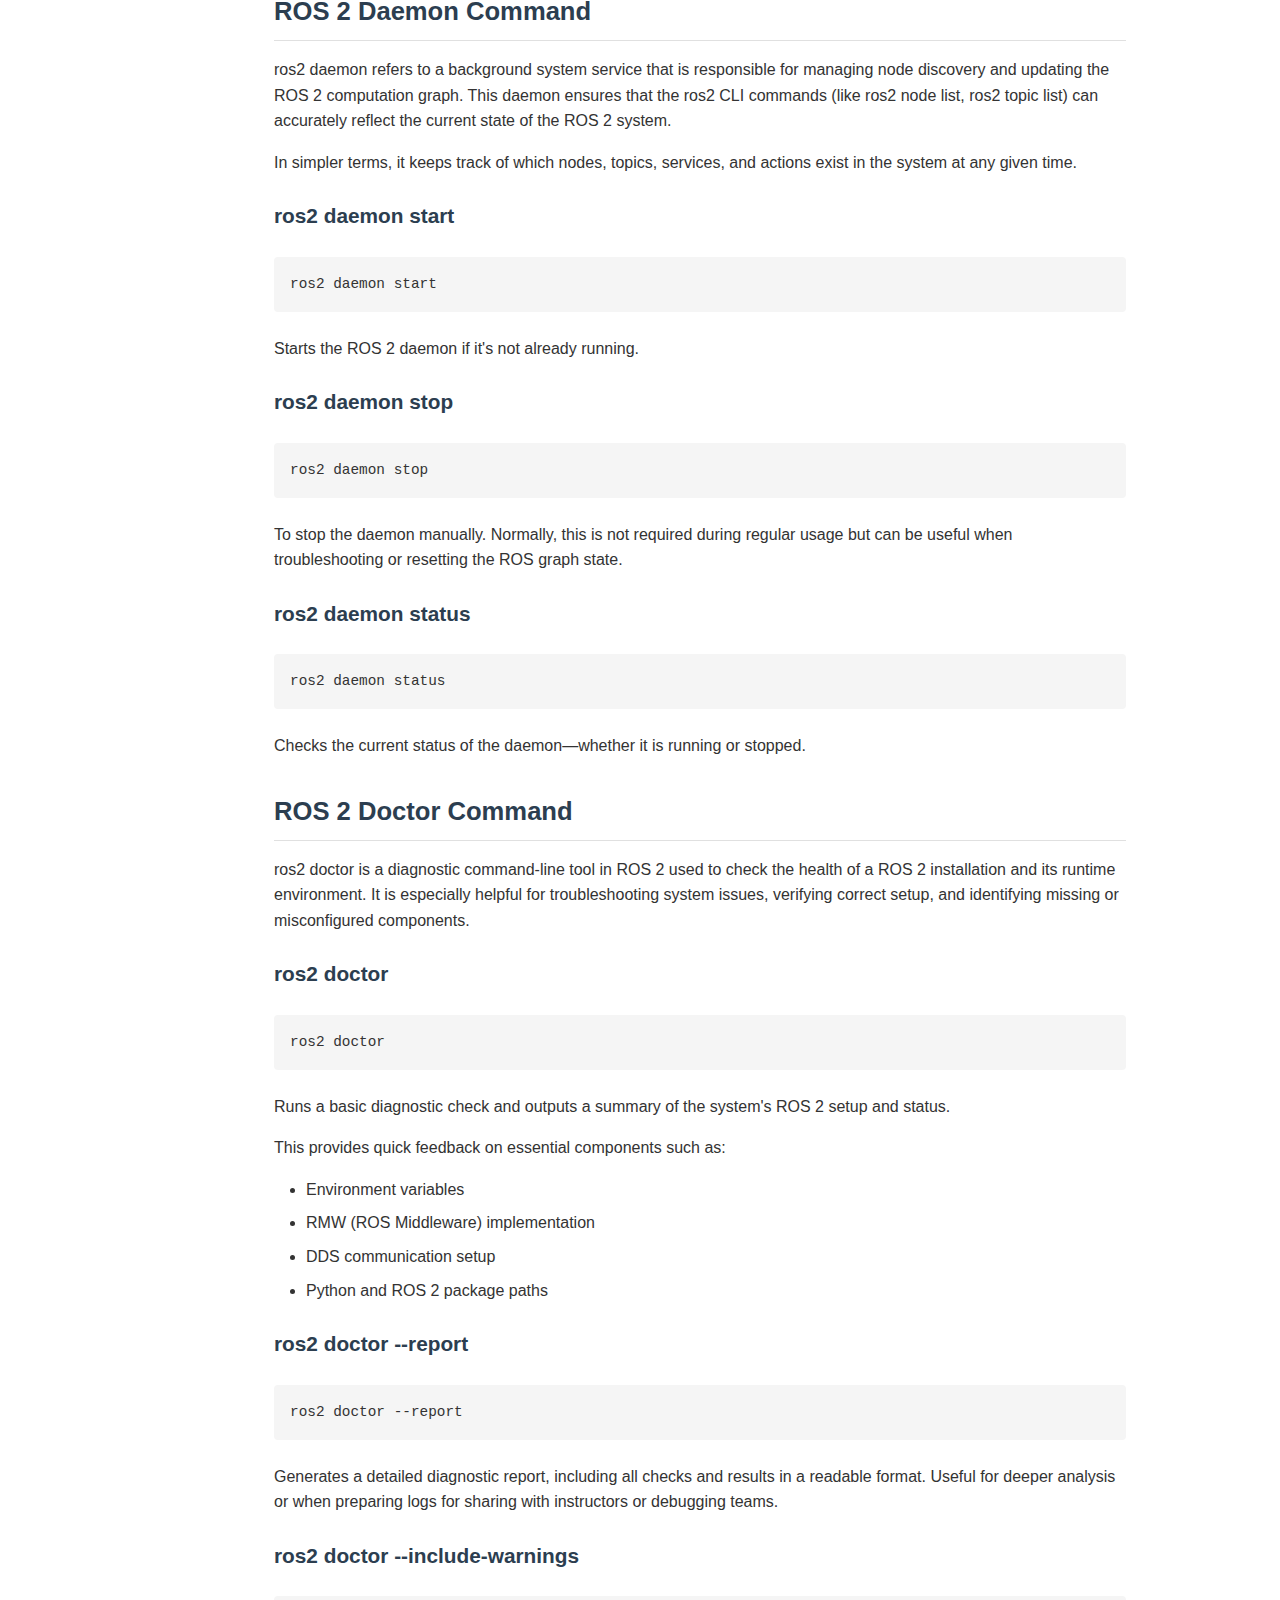
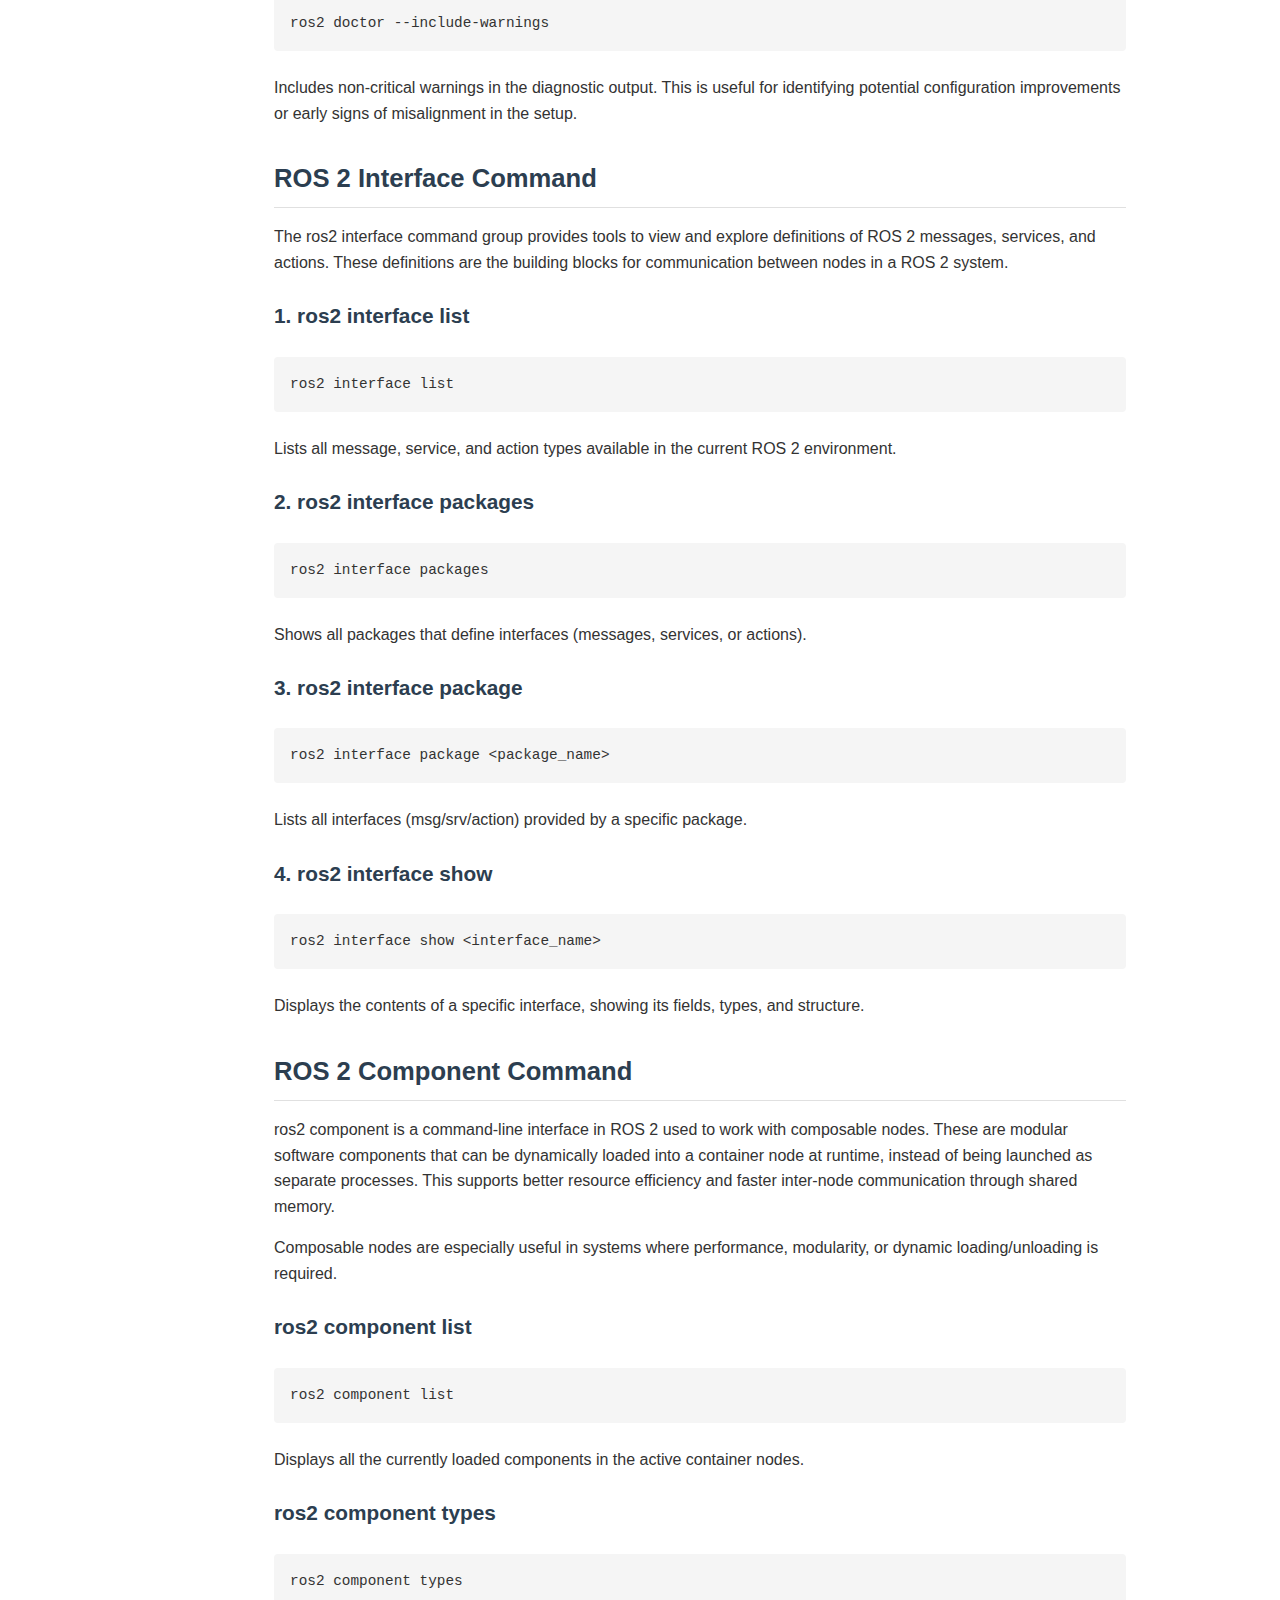
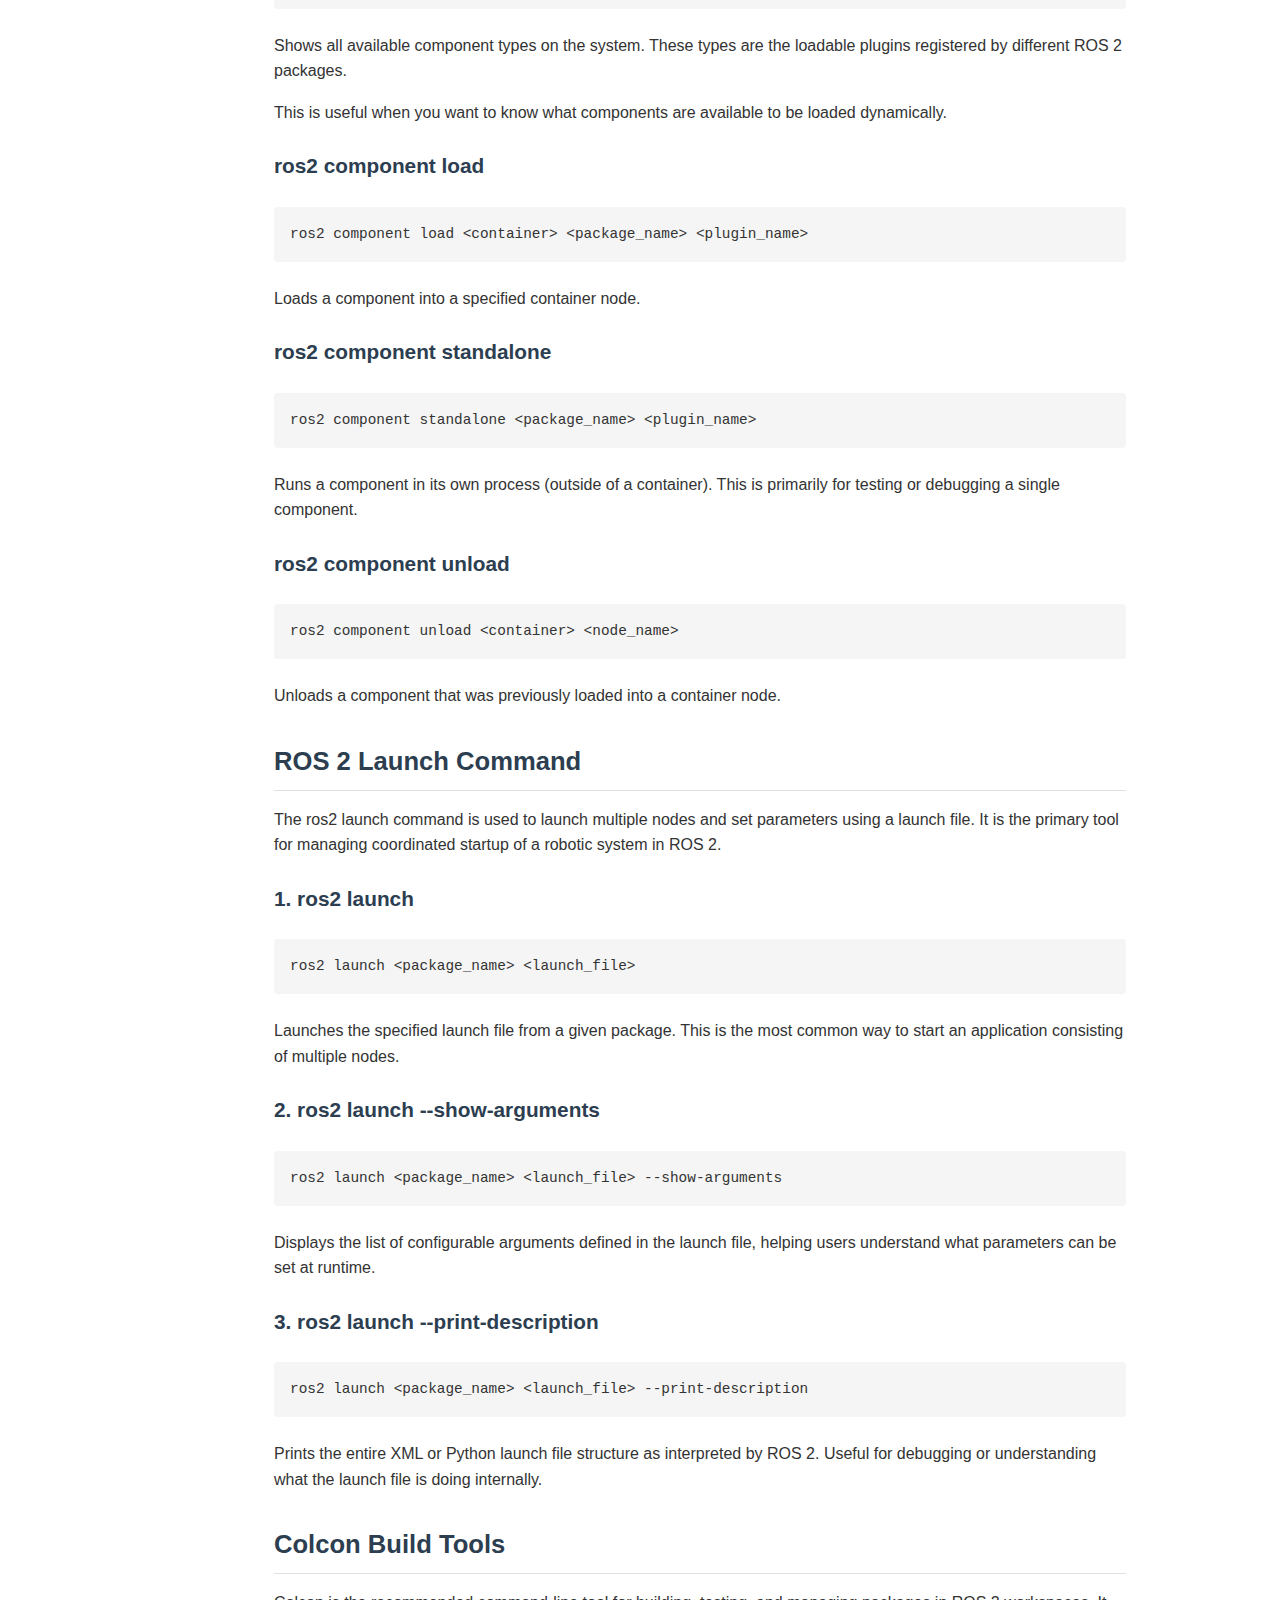
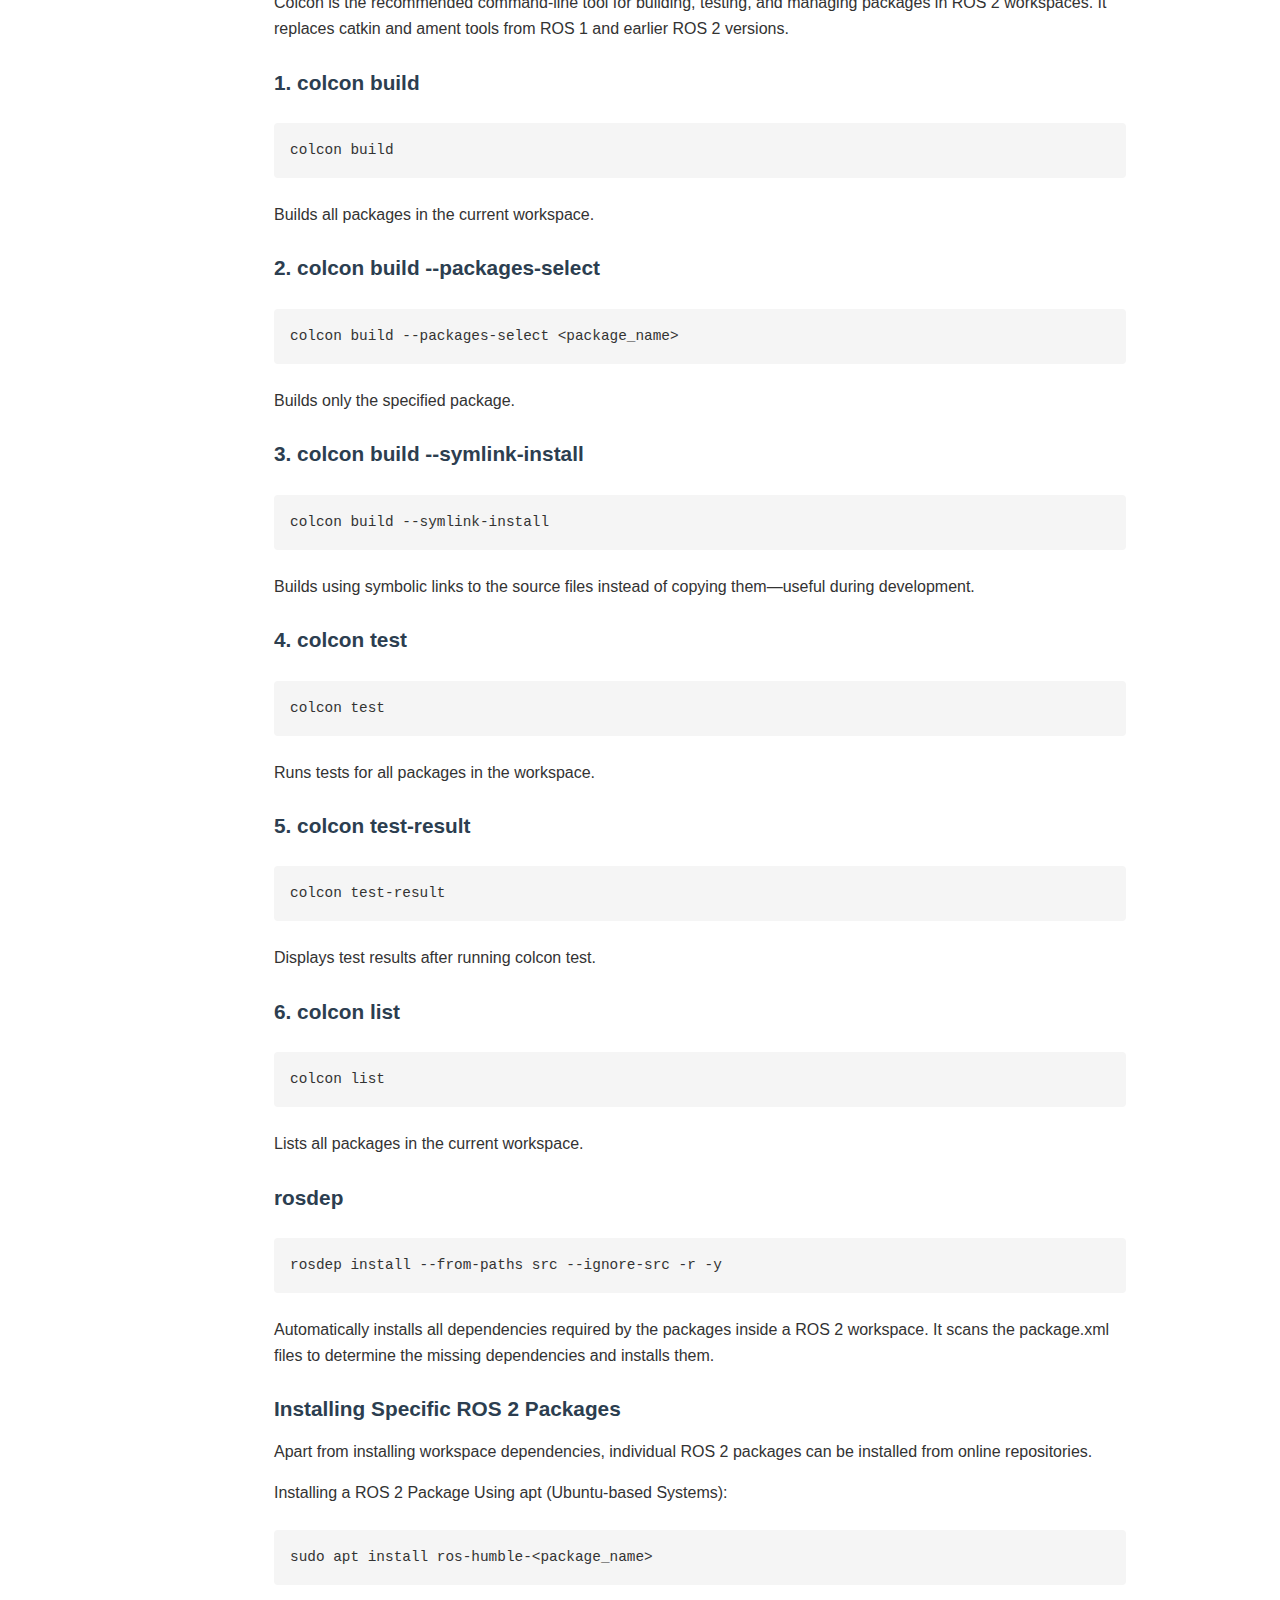
<file: Ros2-concept/index.html>
<!DOCTYPE html>
<html lang="en">
<head>
    <meta charset="UTF-8">
    <meta name="viewport" content="width=device-width, initial-scale=1.0">
    <title>Mastering ROS2 CLI Commands</title>
    <link rel="stylesheet" href="style.css">
</head>
<body>
   <header>
        <h1>Learning Robotics From Ground Up</h1>
        <p class="subtitle">Let's Innovate</p>
        <img src="Certificate.png" alt="Bidyut Logo" 
        style="position: absolute; right: 20px; top: -55px; height: 250px; width: 200px; object-fit: fill;">
    </header>

    <div class="sidebar">
        <nav class="sidebar-nav">
            <h3>ROS2 Concepts</h3>
            <ul>
                <li><a href="#core-commands">Command Line</a></li>
                <li><a href="#turtlesim" class="active">Turtlesim</a></li>
                <li><a href="#nodes">Nodes</a></li>
                <li><a href="#topics">Topics</a></li>
                <li><a href="#services">Services</a></li>
                <li><a href="#actions">Actions</a></li>
                <li><a href="#parameters">Parameters</a></li>
                <li><a href="#daemon">Daemon</a></li>
                <li><a href="#doctor">Doctor</a></li>
                <li><a href="#interface">Interface</a></li>
                <li><a href="#component">Component</a></li>
                <li><a href="#launch">Launch</a></li>
                <li><a href="#colcon">Colcon</a></li>
                <li><a href="#rqt">RQT</a></li>
                <li><a href="#ros2-control">Control</a></li>
                <li><a href="#client-libs">Client Libraries</a></li>
                <li><a href="#filesystem">File System</a></li>
            </ul>
        </nav>
    </div>

    <div class="sidebar-toggle"></div>

    <div class="container">
        <main>
            <section id="core-commands">
                <h2>ROS 2 Command Line</h2>
                <p>In ROS 2, the command line isn't just a tool — it's a control panel for your robotic universe. Whether you're managing nodes, inspecting topics, tuning parameters, or debugging, the CLI is where theory meets hands-on execution.</p>
                
                <h3>Meet Your Entry Point: ros2</h3>
                <p>The ros2 command is your gateway to interacting with the ROS 2 framework. It's clean, modular, and remarkably powerful — giving you direct access to your system without writing a single line of code.</p>
                
                <h4>Syntax Decoded:</h4>
                <pre><code>ros2 [command] [verb] &lt;arguments&gt;</code></pre>
                <ul>
                    <li><strong>ros2:</strong> The core command that boots up the CLI</li>
                    <li><strong>[command]:</strong> The domain — such as node, topic, or service</li>
                    <li><strong>[verb]:</strong> The operation — like list, info, call</li>
                    <li><strong>&lt;arguments&gt;:</strong> Optional flags or data that shape the behavior</li>
                </ul>
            </section>
            <section id="turtlesim">
                <h2>Turtlesim</h2>
                <p>Turtlesim is a lightweight 2D simulator that simulates a turtle moving around on the screen. Think of it as a digital pet turtle you can control using ROS 2 commands. It might seem like a toy, but it helps you understand topics, services, and actions — the core communication mechanisms in ROS 2.</p>
                <p>It's like the "Hello, World!" of ROS.</p>
                
                <h3>Why Use Turtlesim?</h3>
                <ul>
                    <li>Easy to start with — no need for complex hardware</li>
                    <li>Visual and interactive — you can see the effects of your code immediately</li>
                </ul>

                <h3>Concepts You'll Practice</h3>
                <ul>
                    <li>ROS 2 nodes and how they run</li>
                    <li>ROS 2 topics — like a radio channel for data</li>
                    <li>ROS 2 services — like a question/answer system</li>
                    <li>ROS 2 packages and how to structure your own</li>
                </ul>

                <h3>Install Turtlesim Package</h3>
                <pre><code>sudo apt update
sudo apt install ros-humble-turtlesim</code></pre>

                <h3>ROS2 bag command with Turtlesim</h3>
                <p>ros2 bag lets you record and replay ROS 2 topic data. With turtlesim, this means you can save a turtle's movement and play it back exactly as it happened — great for testing or demos.</p>
                
                <h4>1. Record Turtlesim Movements</h4>
                <p>First, launch turtlesim and start controlling the turtle:</p>
                <pre><code>ros2 run turtlesim turtlesim_node
ros2 run turtlesim turtle_teleop_key</code></pre>
                <p>Then, record the movement commands:</p>
                <pre><code>ros2 bag record -o turtle_bag /turtle1/cmd_vel</code></pre>
                <p>This saves the velocity commands (from your keyboard) into a bag file called turtle_bag.</p>

                <h4>2. Replay the Recorded Movements</h4>
                <p>To replay the saved motion:</p>
                <pre><code>ros2 bag play turtle_bag</code></pre>
                <p>The turtle will move on its own, repeating the path from your recording — no need to control it manually again.</p>
            </section>

          

            <section id="nodes">
                <h2>ROS 2 Nodes - Basic Commands</h2>
                <p>A node in ROS 2 is the smallest unit of a distributed computing system. Each node is responsible for a specific task, such as controlling a robot component, processing sensor data, or facilitating communication.</p>
                <img src="node.jpg" alt="Turtlesim Example" style="max-width:100%; height:400px; display:block; margin:20px auto; border:1px solid #ddd; border-radius:4px; box-shadow:0 2px 4px rgba(0,0,0,0.1);">
                <h3>Running a ROS 2 Node</h3>
                <pre><code>ros2 run &lt;package_name&gt; &lt;executable_name&gt;</code></pre>
                <p> This command runs a node executable from a given ROS 2 package.</p>
                
                <h3>Listing Active Nodes</h3>
                <pre><code>ros2 node list</code></pre>
                <p> Displays all currently running nodes in the ROS 2 system.</p>
                
                <h3>Getting Information About a Node</h3>
                <pre><code>ros2 node info /&lt;node_name&gt;</code></pre>
                <p> Retrieves detailed information about a node, including the topics it publishes or subscribes to, services it provides, and actions it handles.</p>
            </section>

            <section id="topics">
                <h2>ROS 2 Topics - Basic Commands</h2>
                <h3>Topic-Based Communication</h3>
                <p>This is ROS 2's version of public radio. You have publishers (those doing the talking) and subscribers (those listening in). It's asynchronous—no one's waiting around for a reply, which means everyone stays productive and slightly anti-social.</p>
                
                <h4>Why Topics Work:</h4>
                <ul>
                    <li>Supports one-to-many and many-to-many data sharing</li>
                    <li>Great for real-time data like sensor streams</li>
                    <li>Uses Quality of Service (QoS) to balance reliability and speed</li>
                </ul>
                
                <h4>When to Use Topics:</h4>
                <ul>
                    <li>Streaming IMU or LiDAR data</li>
                    <li>Broadcasting robot health (because someone has to care)</li>
                    <li>Publishing environment updates for autonomous navigation</li>
                </ul>
                <p>Think of topics as live updates. If your robot's camera sees something new every second, you don't want to send a formal letter—you want a megaphone.</p>
                <img src="topic.jpg" alt="Turtlesim Example" style="max-width:100%; height:400px; display:block; margin:20px auto; border:1px solid #ddd; border-radius:4px; box-shadow:0 2px 4px rgba(0,0,0,0.1);">

                <h3>Listing Available Topics</h3>
                <pre><code>ros2 topic list</code></pre>
                <p>Displays all currently active topics in the ROS 2 system.</p>
                
                <h3>Displaying Messages Published on a Topic</h3>
                <pre><code>ros2 topic echo /&lt;topic_name&gt;</code></pre>
                <p> Continuously outputs messages being published to a specified topic.</p>
                
                <h3>Retrieving Topic Information</h3>
                <pre><code>ros2 topic info /&lt;topic_name&gt;</code></pre>
                <p> Displays metadata about a topic, such as message type and publisher/subscriber counts.</p>
                
                <h3>Inspecting the Message Type of a Topic</h3>
                <pre><code>ros2 interface show &lt;message_type&gt;</code></pre>
                <p> Displays the structure of a message type used in communication.</p>
                
                <h3>Publishing a Message to a Topic</h3>
                <pre><code>ros2 topic pub /&lt;topic_name&gt; &lt;message_type&gt; "{data}"</code></pre>
                <p>Manually publishes a message to a topic, useful for testing.</p>
                
                <h3>Checking the Publishing Rate of a Topic</h3>
                <pre><code>ros2 topic hz /&lt;topic_name&gt;</code></pre>
                <p> Displays the frequency at which messages are being published to a topic.</p>
            </section>

            <section id="services">
                <h2>ROS 2 Services - Basic Commands</h2>
                <h3>Service-Based Communication</h3>
                <p>This is your polite, structured conversation model. One node asks for something, and the other responds. Services are synchronous, meaning the client waits for the server to answer. Very civilized.</p>
                
                <h4>Why Use Services:</h4>
                <ul>
                    <li>Clean request-response interactions</li>
                    <li>Predictable outcomes—perfect for decision-making logic</li>
                    <li>Supports multiple clients asking the same server for help</li>
                </ul>
                
                <h4>When Services Make Sense:</h4>
                <ul>
                    <li>Asking a robot for its current location</li>
                    <li>Requesting a diagnostic checkup</li>
                    <li>Telling a node to reset its internal state (because it's being dramatic again)</li>
                </ul>
                <p>Services are best when you need clarity, closure, and no room for miscommunication.</p>
                <img src="service.jpg" alt="Turtlesim Example" style="max-width:100%; height:400px; display:block; margin:20px auto; border:1px solid #ddd; border-radius:4px; box-shadow:0 2px 4px rgba(0,0,0,0.1);">

                <h3>Listing Available Services</h3>
                <pre><code>ros2 service list</code></pre>
                <p> Lists all active services currently available in the system.</p>
                
                <h3>Retrieving the Type of a Service</h3>
                <pre><code>ros2 service type /&lt;service_name&gt;</code></pre>
                <p> Displays the type of message structure used by a service.</p>
                
                <h3>Calling a Service</h3>
                <pre><code>ros2 service call /&lt;service_name&gt; &lt;service_type&gt; "{request_parameters}"</code></pre>
                <p> Sends a request to a service and waits for a response.</p>
                <p><strong>Example:</strong></p>
                <pre><code>ros2 service call /spawn turtlesim/srv/Spawn "{x: 5.5, y: 5.5, theta: 1.57, name: 'turtle2'}"</code></pre>
                <p><strong>Effect:</strong> Spawns a new turtle at the specified position.</p>
            </section>

            <section id="actions">
                <h2>ROS 2 Actions - Basic Commands</h2>
                <h3>Action-Based Communication</h3>
                <p>Some tasks take time. You can't just send a command and expect magic. That's where actions come in. They let you send a goal, receive feedback, and eventually get a result. It's the long-distance relationship of ROS 2 communication.</p>
                
                <h4>Why Actions Are Awesome:</h4>
                <ul>
                    <li>Supports long-running tasks with feedback</li>
                    <li>Clients can cancel or modify goals on the fly</li>
                    <li>Keeps the client informed with periodic updates</li>
                </ul>
                
                <h4>Perfect For:</h4>
                <ul>
                    <li>Moving a robotic arm through a complex sequence</li>
                    <li>Having a mobile robot follow a planned route</li>
                    <li>Running SLAM</li>
                </ul>
                <p>Actions give you the best of both worlds—structure like services, with the flexibility of topics.</p>
                <img src="action.jpg" alt="Turtlesim Example" style="max-width:100%; height:400px; display:block; margin:20px auto; border:1px solid #ddd; border-radius:4px; box-shadow:0 2px 4px rgba(0,0,0,0.1);">

                <h3>Listing All Available Actions</h3>
                <pre><code>ros2 action list</code></pre>
                <p> Lists all active action servers.</p>
                
                <h3>Sending a Goal to an Action Server</h3>
                <pre><code>ros2 action send_goal /&lt;action_name&gt; &lt;action_type&gt; "{goal_parameters}"</code></pre>
                <p> Sends a goal request to an action server, initiating a task.</p>
                <p><strong>Effect:</strong> Instructs the robot to navigate to a specified pose.</p>
            </section>

            <section id="parameters">
                <h2>ROS 2 Parameters - Basic Commands</h2>
                <p>Parameters allow nodes to be configured dynamically without changing the source code.</p>
                
                <h3>Listing All Parameters of a Node</h3>
                <pre><code>ros2 param list /&lt;node_name&gt;</code></pre>
                <p> Lists all parameters associated with the specified node.</p>
                
                <h3>Getting the Value of a Parameter</h3>
                <pre><code>ros2 param get /&lt;node_name&gt; &lt;parameter_name&gt;</code></pre>
                <p> Retrieves the current value of a parameter.</p>
                
                <h3>Setting a Parameter Value</h3>
                <pre><code>ros2 param set /&lt;node_name&gt; &lt;parameter_name&gt; &lt;value&gt;</code></pre>
                <p> Sets a new value for a parameter on a running node.</p>
                <p><strong>Effect:</strong> Changes the red background color to maximum.</p>
                
                <h3>Dumping Parameters to a File</h3>
                <pre><code>ros2 param dump /&lt;node_name&gt; --output-dir &lt;directory_path&gt;</code></pre>
                <p> Saves current parameters to a YAML file for future use.</p>
                
                <h3>Loading Parameters from a File</h3>
                <pre><code>ros2 param load /&lt;node_name&gt; &lt;file_path&gt;</code></pre>
                <p> Loads parameters from a YAML file into a running node.</p>
                <p><strong>Effect:</strong> Applies saved configuration settings to the node.</p>
            </section>

            <section id="daemon">
                <h2>ROS 2 Daemon Command</h2>
                <p>ros2 daemon refers to a background system service that is responsible for managing node discovery and updating the ROS 2 computation graph. This daemon ensures that the ros2 CLI commands (like ros2 node list, ros2 topic list) can accurately reflect the current state of the ROS 2 system.</p>
                <p>In simpler terms, it keeps track of which nodes, topics, services, and actions exist in the system at any given time.</p>
                
                <h3>ros2 daemon start</h3>
                <pre><code>ros2 daemon start</code></pre>
                <p>Starts the ROS 2 daemon if it's not already running.</p>
                
                <h3>ros2 daemon stop</h3>
                <pre><code>ros2 daemon stop</code></pre>
                <p>To stop the daemon manually. Normally, this is not required during regular usage but can be useful when troubleshooting or resetting the ROS graph state.</p>
                
                <h3>ros2 daemon status</h3>
                <pre><code>ros2 daemon status</code></pre>
                <p>Checks the current status of the daemon—whether it is running or stopped.</p>
            </section>

            <section id="doctor">
                <h2>ROS 2 Doctor Command</h2>
                <p>ros2 doctor is a diagnostic command-line tool in ROS 2 used to check the health of a ROS 2 installation and its runtime environment. It is especially helpful for troubleshooting system issues, verifying correct setup, and identifying missing or misconfigured components.</p>
                
                <h3>ros2 doctor</h3>
                <pre><code>ros2 doctor</code></pre>
                <p>Runs a basic diagnostic check and outputs a summary of the system's ROS 2 setup and status.</p>
                <p>This provides quick feedback on essential components such as:</p>
                <ul>
                    <li>Environment variables</li>
                    <li>RMW (ROS Middleware) implementation</li>
                    <li>DDS communication setup</li>
                    <li>Python and ROS 2 package paths</li>
                </ul>
                
                <h3>ros2 doctor --report</h3>
                <pre><code>ros2 doctor --report</code></pre>
                <p>Generates a detailed diagnostic report, including all checks and results in a readable format. Useful for deeper analysis or when preparing logs for sharing with instructors or debugging teams.</p>
                
                <h3>ros2 doctor --include-warnings</h3>
                <pre><code>ros2 doctor --include-warnings</code></pre>
                <p>Includes non-critical warnings in the diagnostic output. This is useful for identifying potential configuration improvements or early signs of misalignment in the setup.</p>
            </section>

            <section id="interface">
                <h2>ROS 2 Interface Command</h2>
                <p>The ros2 interface command group provides tools to view and explore definitions of ROS 2 messages, services, and actions. These definitions are the building blocks for communication between nodes in a ROS 2 system.</p>
                
                <h3>1. ros2 interface list</h3>
                <pre><code>ros2 interface list</code></pre>
                <p>Lists all message, service, and action types available in the current ROS 2 environment.</p>
                
                <h3>2. ros2 interface packages</h3>
                <pre><code>ros2 interface packages</code></pre>
                <p>Shows all packages that define interfaces (messages, services, or actions).</p>
                
                <h3>3. ros2 interface package</h3>
                <pre><code>ros2 interface package &lt;package_name&gt;</code></pre>
                <p>Lists all interfaces (msg/srv/action) provided by a specific package.</p>
                
                <h3>4. ros2 interface show</h3>
                <pre><code>ros2 interface show &lt;interface_name&gt;</code></pre>
                <p>Displays the contents of a specific interface, showing its fields, types, and structure.</p>
            </section>

            <section id="component">
                <h2>ROS 2 Component Command</h2>
                <p>ros2 component is a command-line interface in ROS 2 used to work with composable nodes. These are modular software components that can be dynamically loaded into a container node at runtime, instead of being launched as separate processes. This supports better resource efficiency and faster inter-node communication through shared memory.</p>
                <p>Composable nodes are especially useful in systems where performance, modularity, or dynamic loading/unloading is required.</p>
                
                <h3>ros2 component list</h3>
                <pre><code>ros2 component list</code></pre>
                <p>Displays all the currently loaded components in the active container nodes.</p>
                
                <h3>ros2 component types</h3>
                <pre><code>ros2 component types</code></pre>
                <p>Shows all available component types on the system. These types are the loadable plugins registered by different ROS 2 packages.</p>
                <p>This is useful when you want to know what components are available to be loaded dynamically.</p>
                
                <h3>ros2 component load</h3>
                <pre><code>ros2 component load &lt;container&gt; &lt;package_name&gt; &lt;plugin_name&gt;</code></pre>
                <p>Loads a component into a specified container node.</p>
                
                <h3>ros2 component standalone</h3>
                <pre><code>ros2 component standalone &lt;package_name&gt; &lt;plugin_name&gt;</code></pre>
                <p>Runs a component in its own process (outside of a container). This is primarily for testing or debugging a single component.</p>
                
                <h3>ros2 component unload</h3>
                <pre><code>ros2 component unload &lt;container&gt; &lt;node_name&gt;</code></pre>
                <p>Unloads a component that was previously loaded into a container node.</p>
            </section>

            <section id="launch">
                <h2>ROS 2 Launch Command</h2>
                <p>The ros2 launch command is used to launch multiple nodes and set parameters using a launch file. It is the primary tool for managing coordinated startup of a robotic system in ROS 2.</p>
                
                <h3>1. ros2 launch</h3>
                <pre><code>ros2 launch &lt;package_name&gt; &lt;launch_file&gt;</code></pre>
                <p>Launches the specified launch file from a given package. This is the most common way to start an application consisting of multiple nodes.</p>
                
                <h3>2. ros2 launch --show-arguments</h3>
                <pre><code>ros2 launch &lt;package_name&gt; &lt;launch_file&gt; --show-arguments</code></pre>
                <p>Displays the list of configurable arguments defined in the launch file, helping users understand what parameters can be set at runtime.</p>
                
                <h3>3. ros2 launch --print-description</h3>
                <pre><code>ros2 launch &lt;package_name&gt; &lt;launch_file&gt; --print-description</code></pre>
                <p>Prints the entire XML or Python launch file structure as interpreted by ROS 2. Useful for debugging or understanding what the launch file is doing internally.</p>
            </section>

            <section id="colcon">
                <h2>Colcon Build Tools</h2>
                <p>Colcon is the recommended command-line tool for building, testing, and managing packages in ROS 2 workspaces. It replaces catkin and ament tools from ROS 1 and earlier ROS 2 versions.</p>
                
                <h3>1. colcon build</h3>
                <pre><code>colcon build</code></pre>
                <p>Builds all packages in the current workspace.</p>
                
                <h3>2. colcon build --packages-select</h3>
                <pre><code>colcon build --packages-select &lt;package_name&gt;</code></pre>
                <p>Builds only the specified package.</p>
                
                <h3>3. colcon build --symlink-install</h3>
                <pre><code>colcon build --symlink-install</code></pre>
                <p>Builds using symbolic links to the source files instead of copying them—useful during development.</p>
                
                <h3>4. colcon test</h3>
                <pre><code>colcon test</code></pre>
                <p>Runs tests for all packages in the workspace.</p>
                
                <h3>5. colcon test-result</h3>
                <pre><code>colcon test-result</code></pre>
                <p>Displays test results after running colcon test.</p>
                
                <h3>6. colcon list</h3>
                <pre><code>colcon list</code></pre>
                <p>Lists all packages in the current workspace.</p>
                
                <h3>rosdep</h3>
                <pre><code>rosdep install --from-paths src --ignore-src -r -y</code></pre>
                <p>Automatically installs all dependencies required by the packages inside a ROS 2 workspace. It scans the package.xml files to determine the missing dependencies and installs them.</p>
                
                <h3>Installing Specific ROS 2 Packages</h3>
                <p>Apart from installing workspace dependencies, individual ROS 2 packages can be installed from online repositories.</p>
                <p>Installing a ROS 2 Package Using apt (Ubuntu-based Systems):</p>
                <pre><code>sudo apt install ros-humble-&lt;package_name&gt;</code></pre>
                <p>Installs all missing dependencies required by the packages in the src/ directory of the workspace.</p>
            </section>

            <section id="rqt">
                <h2>RQT</h2>
                <h3>What is rqt_graph?</h3>
                <p>rqt_graph is a graphical tool in ROS 2 that lets you see how different nodes, topics, and message flows are connected in your robot system.</p>
                <p>In Simple Terms: Imagine your robot's software is like a social network. Nodes are the people, and topics are the group chats. rqt_graph shows who is talking to whom and through which "channel" (topic).</p>
                
                <h3>Why Use rqt_graph?</h3>
                <ul>
                    <li>To visualize node communication in real-time</li>
                    <li>To debug — see if data is flowing as expected</li>
                    <li>To learn how ROS 2 components interact (especially in larger projects)</li>
                </ul>
                
                <h3>Install rqt</h3>
                <pre><code>sudo apt update
sudo apt install '~nros-humble-rqt*'</code></pre>
                <p>To run rqt:</p>
                <pre><code>rqt</code></pre>
                <p>When running rqt for the first time, the window will be blank. No worries; just select Plugins > Services > Service Caller from the menu bar at the top.</p>
            </section>
            <section id="ros2-control">
                <h2>ROS 2 Control Command</h2>
                <p>ros2 control is part of the ROS 2 Control framework. It provides a command-line interface for interfacing with robot hardware and managing controllers (such as joint controllers, velocity controllers, etc.).</p>
                <p>This tool allows educators and students to load, activate, deactivate, and inspect controllers running on a robot or in simulation. It is central to managing hardware abstraction and enabling motion control in a modular and real-time friendly manner.</p>

                <h3>ros2 control list_controller_types</h3>
                <pre><code>ros2 control list_controller_types</code></pre>
                <p> Lists all controller types available on the system that can be loaded.</p>
                
                <h3>ros2 control list_controllers</h3>
                <pre><code>ros2 control list_controllers</code></pre>
                <p>Shows the currently loaded controllers, along with their status:</p>
                <ul>
                    <li><strong>active</strong> - controller is loaded and running</li>
                    <li><strong>inactive</strong> - controller is loaded but not running</li>
                    <li><strong>unconfigured</strong> - controller is defined but not yet configured</li>
                </ul>
                
                <h3>ros2 control list_hardware_interfaces</h3>
                <pre><code>ros2 control list_hardware_interfaces</code></pre>
                <p> Displays the hardware interfaces available for control. These typically include:</p>
                <ul>
                    <li>Command interfaces (e.g., position, velocity, effort)</li>
                    <li>State interfaces (e.g., joint positions, velocities)</li>
                </ul>
                
                
            <section id="client-libs">
                <h2>Client Libraries in ROS 2</h2>
                <p>ROS 2 communicates in several programming languages via client libraries, allowing developers to pick the appropriate tool for the task.</p>
                
                <h3>Overview of Client Libraries</h3>
                <p>Client libraries are your doorway to ROS 2 concepts such as nodes, topics, and services — in your preferred language. If you're rapid prototyping or optimizing for performance, there's a library available.</p>
                
                <h3>Core Client Libraries</h3>
                <ul>
                    <li><strong>rclcpp (C++):</strong> Designed for control and speed, best when performance truly matters</li>
                    <li><strong>rclpy (Python):</strong> Fast, straightforward, and just right for scripting and rapid prototyping</li>
                </ul>
                
                <h3>Community-Maintained Client Libraries</h3>
                <p>In addition to the core libraries, the ROS 2 community provides more:</p>
                <ul>
                    <li><strong>Java:</strong> Android and JVM-based projects</li>
                    <li><strong>C:</strong> Lightweight, perfect for use on resource-scarce systems</li>
                    <li><strong>C#:</strong> Perfect for.NET and Windows development</li>
                    <li><strong>Node.js:</strong> Just right for web and JavaScript developers</li>
                    <li><strong>Rust:</strong> For developers who love concurrency and safety</li>
                </ul>
                <p>Note: ROS 2 does not merely program but follows your programming style.</p>
            </section>

            <section id="filesystem">
                <h2>File System in ROS 2</h2>
                <p>If ROS 2 is the brain of your robot, its file system is the nervous system — everything flows through here. Understanding it means you know where everything lives and how it all connects.</p>
                
                <h3>Workspaces</h3>
                <p>A workspace is your robot's personal playground — a folder that holds all your packages. The gold-standard layout looks like this:</p>
                <pre>ros2_ws/
├── src/      # Your actual code lives here
├── build/    # Temporary build files
├── install/  # Final output (binaries, libs, etc.)
└── log/      # Build and runtime logs</pre>
                
                <h3>Package Structure</h3>
                <p>In ROS 2, packages are the basic building blocks — like Lego bricks for robots. A package can hold:</p>
                <ul>
                    <li>Nodes that do the actual work</li>
                    <li>Libraries to share useful code</li>
                    <li>Configs for fine-tuning behavior</li>
                    <li>Interfaces (msg/srv) for communication</li>
                    <li>Launch files to kick things off</li>
                </ul>
                
                <p>A typical package looks like this:</p>
                <pre>my_robot_package/
├── package.xml       # Package metadata
├── CMakeLists.txt    # Build instructions
├── src/              # Source code (e.g., .cpp files)
├── include/          # Header files
├── launch/           # Launch scripts
├── config/           # YAML config files
├── msg/              # Custom messages
└── srv/              # Custom services</pre>
                
                <h3>Getting Started</h3>
                <pre><code>mkdir -p ~/ros2_ws/src
cd ~/ros2_ws
colcon build
source install/setup.bash</code></pre>
                <p>That's it! Now your packages are active and ready for action.</p>
                
                <div class="note">
                    <div class="note-title">Note</div>
                    <p>Before doing anything ROS-y, make sure you source the setup file:</p>
                    <pre><code>source /opt/ros/humble/setup.bash</code></pre>
                </div>
            </section>

            <section id="additional-resources">
                <h2>Additional Resources</h2>
                <div class="note">
                    <div class="note-title">Official ROS2 Tutorials</div>
                    <p>For more detailed examples and explanations, check out these official ROS2 documentation pages:</p>
                    <ul>
                        <li>
                            <a href="https://docs.ros.org/en/humble/Tutorials/Beginner-Client-Libraries/Writing-A-Simple-Py-Publisher-And-Subscriber.html" target="_blank">
                                Writing a Simple Publisher and Subscriber (Python)
                            </a>
                        </li>
                        <li>
                            <a href="https://docs.ros.org/en/humble/Tutorials/Beginner-Client-Libraries/Writing-A-Simple-Py-Service-And-Client.html" target="_blank">
                                Writing a Simple Service and Client (Python)
                            </a>
                        </li>
                        <li>
                            <a href="https://docs.ros.org/en/humble/Tutorials/Intermediate/Launch/Creating-Launch-Files.html" target="_blank">
                                Creating Launch Files
                            </a>
                        </li>
                    </ul>
                </div>
            </section>
        </main>

        <footer>
            <p>© 2025 Bidyut Innovation. All rights reserved.</p>
        
        </footer>
    </div>

    <script src="js.js"></script>
</body>
</html>
</file>
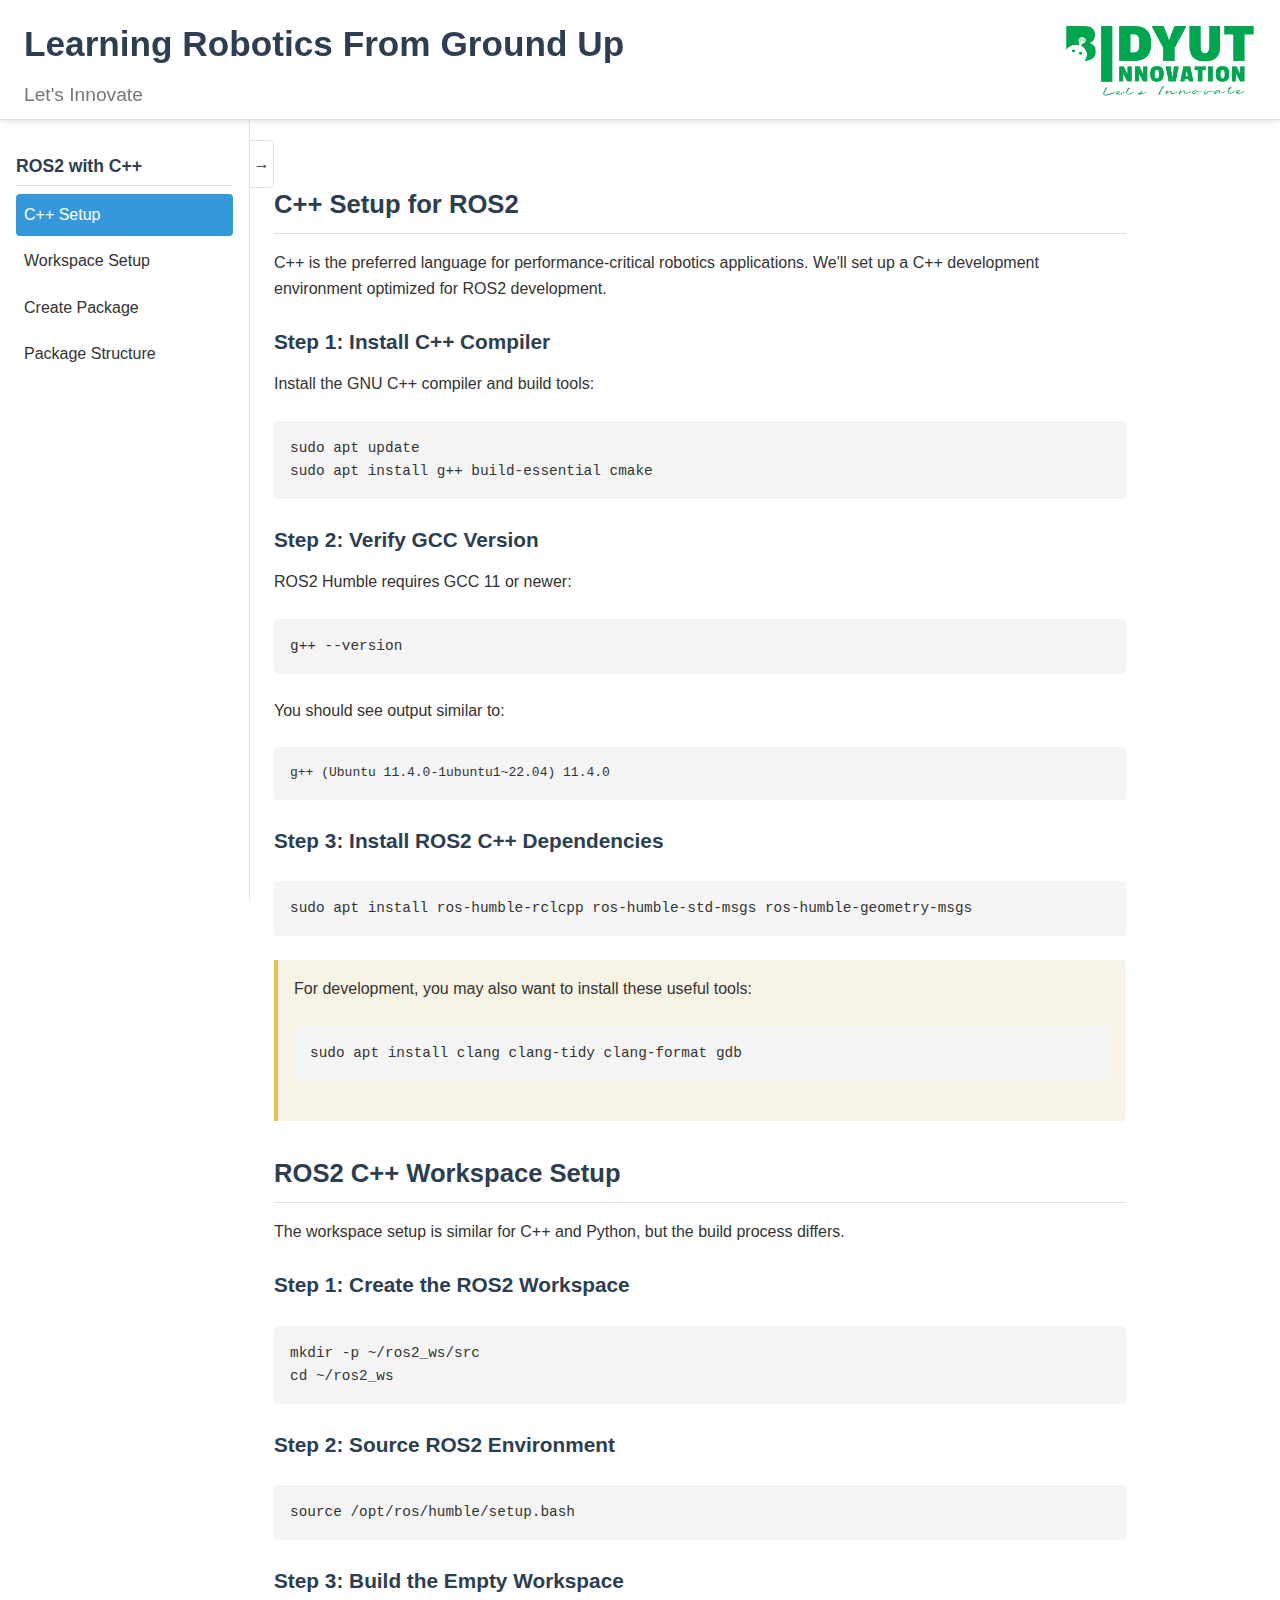
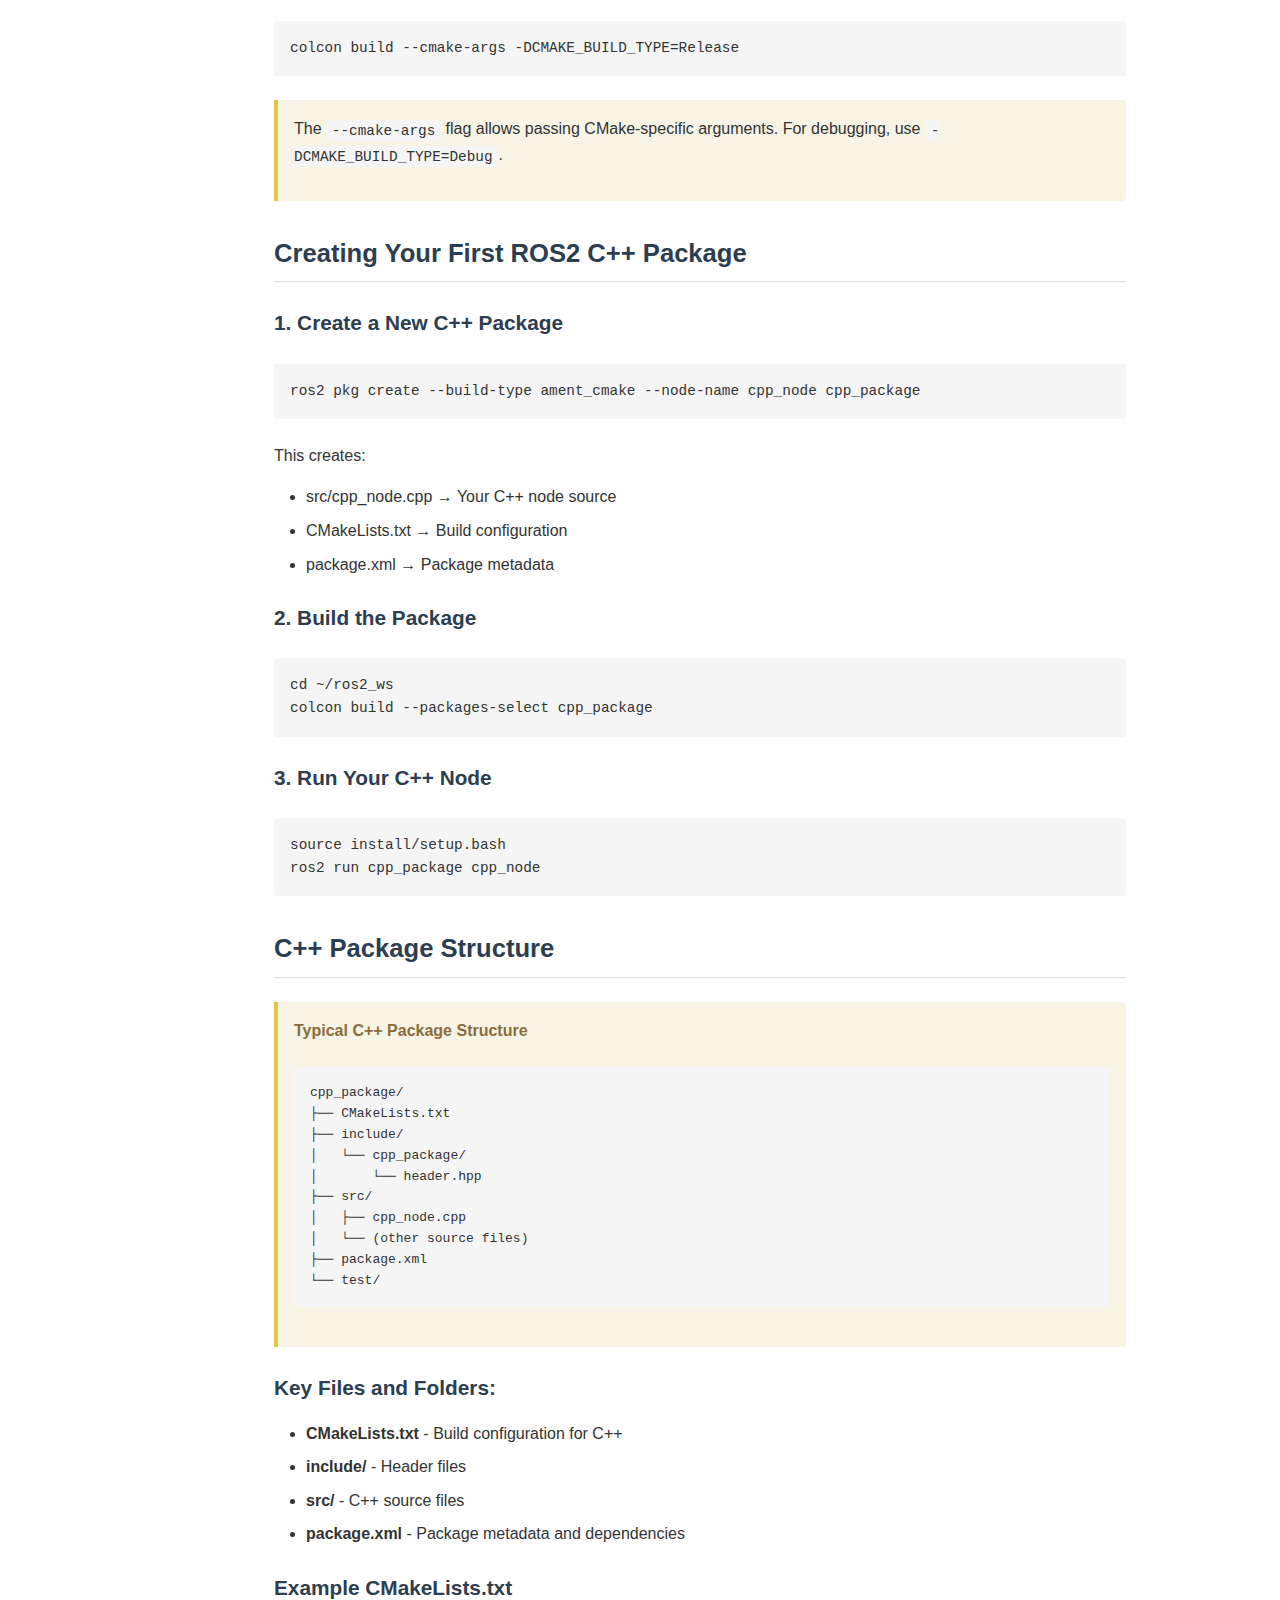
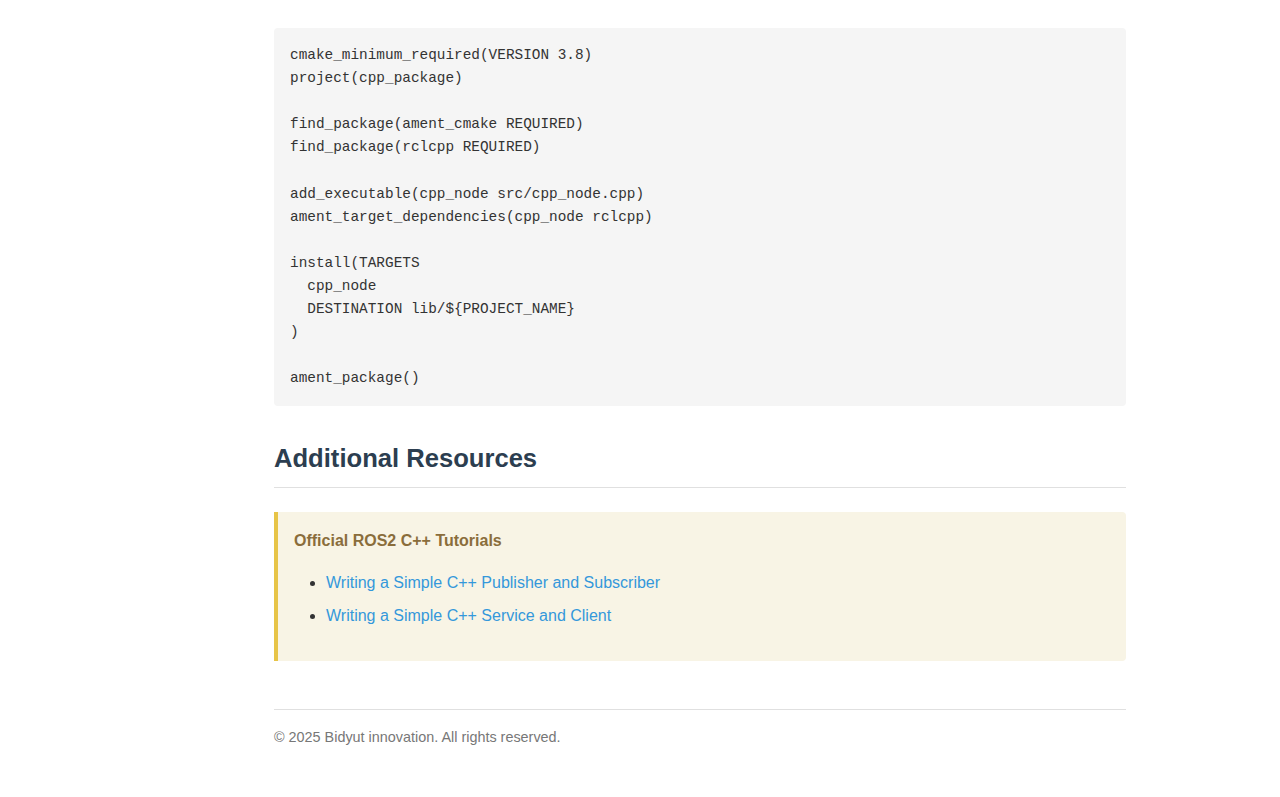
<file: ROS2-with-cpp/index.html>
<!DOCTYPE html>
<html lang="en">
<head>
    <meta charset="UTF-8">
    <meta name="viewport" content="width=device-width, initial-scale=1.0">
    <title>Mastering Robotics from Ground Up</title>
    <link rel="stylesheet" href="style.css">
</head>
<body>
   <header>
        <h1>Learning Robotics From Ground Up</h1>
        <p class="subtitle">Let's Innovate</p>
        <img src="Certificate.png" alt="Bidyut Logo" 
        style="position: absolute; right: 20px; top: -55px; height: 250px; width: 200px; object-fit: fill;">
    </header>

    <div class="sidebar">
        <nav class="sidebar-nav">
            <h3>ROS2 with C++</h3>
            <ul>
                <li><a href="#cpp-setup" class="active">C++ Setup</a></li>
                <li><a href="#workspace-setup">Workspace Setup</a></li>
                <li><a href="#create-package">Create Package</a></li>
                <li><a href="#package-structure">Package Structure</a></li>
            </ul>
        </nav>
    </div>

    <div class="sidebar-toggle"></div>

    <div class="container">
        <main>
            <section id="cpp-setup">
                <h2>C++ Setup for ROS2</h2>
                <p>C++ is the preferred language for performance-critical robotics applications. We'll set up a C++ development environment optimized for ROS2 development.</p>
                
                <h3>Step 1: Install C++ Compiler</h3>
                <p>Install the GNU C++ compiler and build tools:</p>
                <pre><code>sudo apt update
sudo apt install g++ build-essential cmake</code></pre>

                <h3>Step 2: Verify GCC Version</h3>
                <p>ROS2 Humble requires GCC 11 or newer:</p>
                <pre><code>g++ --version</code></pre>
                <p>You should see output similar to:</p>
                <pre>g++ (Ubuntu 11.4.0-1ubuntu1~22.04) 11.4.0</pre>

                <h3>Step 3: Install ROS2 C++ Dependencies</h3>
                <pre><code>sudo apt install ros-humble-rclcpp ros-humble-std-msgs ros-humble-geometry-msgs</code></pre>

                <div class="note">
                    <p>For development, you may also want to install these useful tools:</p>
                    <pre><code>sudo apt install clang clang-tidy clang-format gdb</code></pre>
                </div>
            </section>

            <section id="workspace-setup">
                <h2>ROS2 C++ Workspace Setup</h2>
                <p>The workspace setup is similar for C++ and Python, but the build process differs.</p>
                
                <h3>Step 1: Create the ROS2 Workspace</h3>
                <pre><code>mkdir -p ~/ros2_ws/src
cd ~/ros2_ws</code></pre>
                
                <h3>Step 2: Source ROS2 Environment</h3>
                <pre><code>source /opt/ros/humble/setup.bash</code></pre>

                <h3>Step 3: Build the Empty Workspace</h3>
                <pre><code>colcon build --cmake-args -DCMAKE_BUILD_TYPE=Release</code></pre>
                
                <div class="note">
                    <p>The <code>--cmake-args</code> flag allows passing CMake-specific arguments. For debugging, use <code>-DCMAKE_BUILD_TYPE=Debug</code>.</p>
                </div>
            </section>

            <section id="create-package">
                <h2>Creating Your First ROS2 C++ Package</h2>
                
                <h3>1. Create a New C++ Package</h3>
                <pre><code>ros2 pkg create --build-type ament_cmake --node-name cpp_node cpp_package</code></pre>
                <p>This creates:</p>
                <ul>
                    <li>src/cpp_node.cpp → Your C++ node source</li>
                    <li>CMakeLists.txt → Build configuration</li>
                    <li>package.xml → Package metadata</li>
                </ul>

                <h3>2. Build the Package</h3>
                <pre><code>cd ~/ros2_ws
colcon build --packages-select cpp_package</code></pre>

                <h3>3. Run Your C++ Node</h3>
                <pre><code>source install/setup.bash
ros2 run cpp_package cpp_node</code></pre>
            </section>

            <section id="package-structure">
                <h2>C++ Package Structure</h2>
                
                <div class="note">
                    <div class="note-title">Typical C++ Package Structure</div>
                    <pre>cpp_package/
├── CMakeLists.txt
├── include/
│   └── cpp_package/
│       └── header.hpp
├── src/
│   ├── cpp_node.cpp
│   └── (other source files)
├── package.xml
└── test/</pre>
                </div>
                
                <h3>Key Files and Folders:</h3>
                <ul>
                    <li><strong>CMakeLists.txt</strong> - Build configuration for C++</li>
                    <li><strong>include/</strong> - Header files</li>
                    <li><strong>src/</strong> - C++ source files</li>
                    <li><strong>package.xml</strong> - Package metadata and dependencies</li>
                </ul>

                <h3>Example CMakeLists.txt</h3>
                <pre><code class="language-cmake">cmake_minimum_required(VERSION 3.8)
project(cpp_package)

find_package(ament_cmake REQUIRED)
find_package(rclcpp REQUIRED)

add_executable(cpp_node src/cpp_node.cpp)
ament_target_dependencies(cpp_node rclcpp)

install(TARGETS
  cpp_node
  DESTINATION lib/${PROJECT_NAME}
)

ament_package()</code></pre>
            </section>

            <section id="additional-resources">
                <h2>Additional Resources</h2>
                <div class="note">
                    <div class="note-title">Official ROS2 C++ Tutorials</div>
                    <ul>
                        <li>
                            <a href="https://docs.ros.org/en/humble/Tutorials/Beginner-Client-Libraries/Writing-A-Simple-Cpp-Publisher-And-Subscriber.html" target="_blank">
                                Writing a Simple C++ Publisher and Subscriber
                            </a>
                        </li>
                        <li>
                            <a href="https://docs.ros.org/en/humble/Tutorials/Beginner-Client-Libraries/Writing-A-Simple-Cpp-Service-And-Client.html" target="_blank">
                                Writing a Simple C++ Service and Client
                            </a>
                        </li>
                    </ul>
                </div>
            </section>
        </main>

        <footer>
            <p>© 2025 Bidyut innovation. All rights reserved.</p>
          
        </footer>
    </div>

    <script src="js.js"></script>
</body>
</html>
</file>
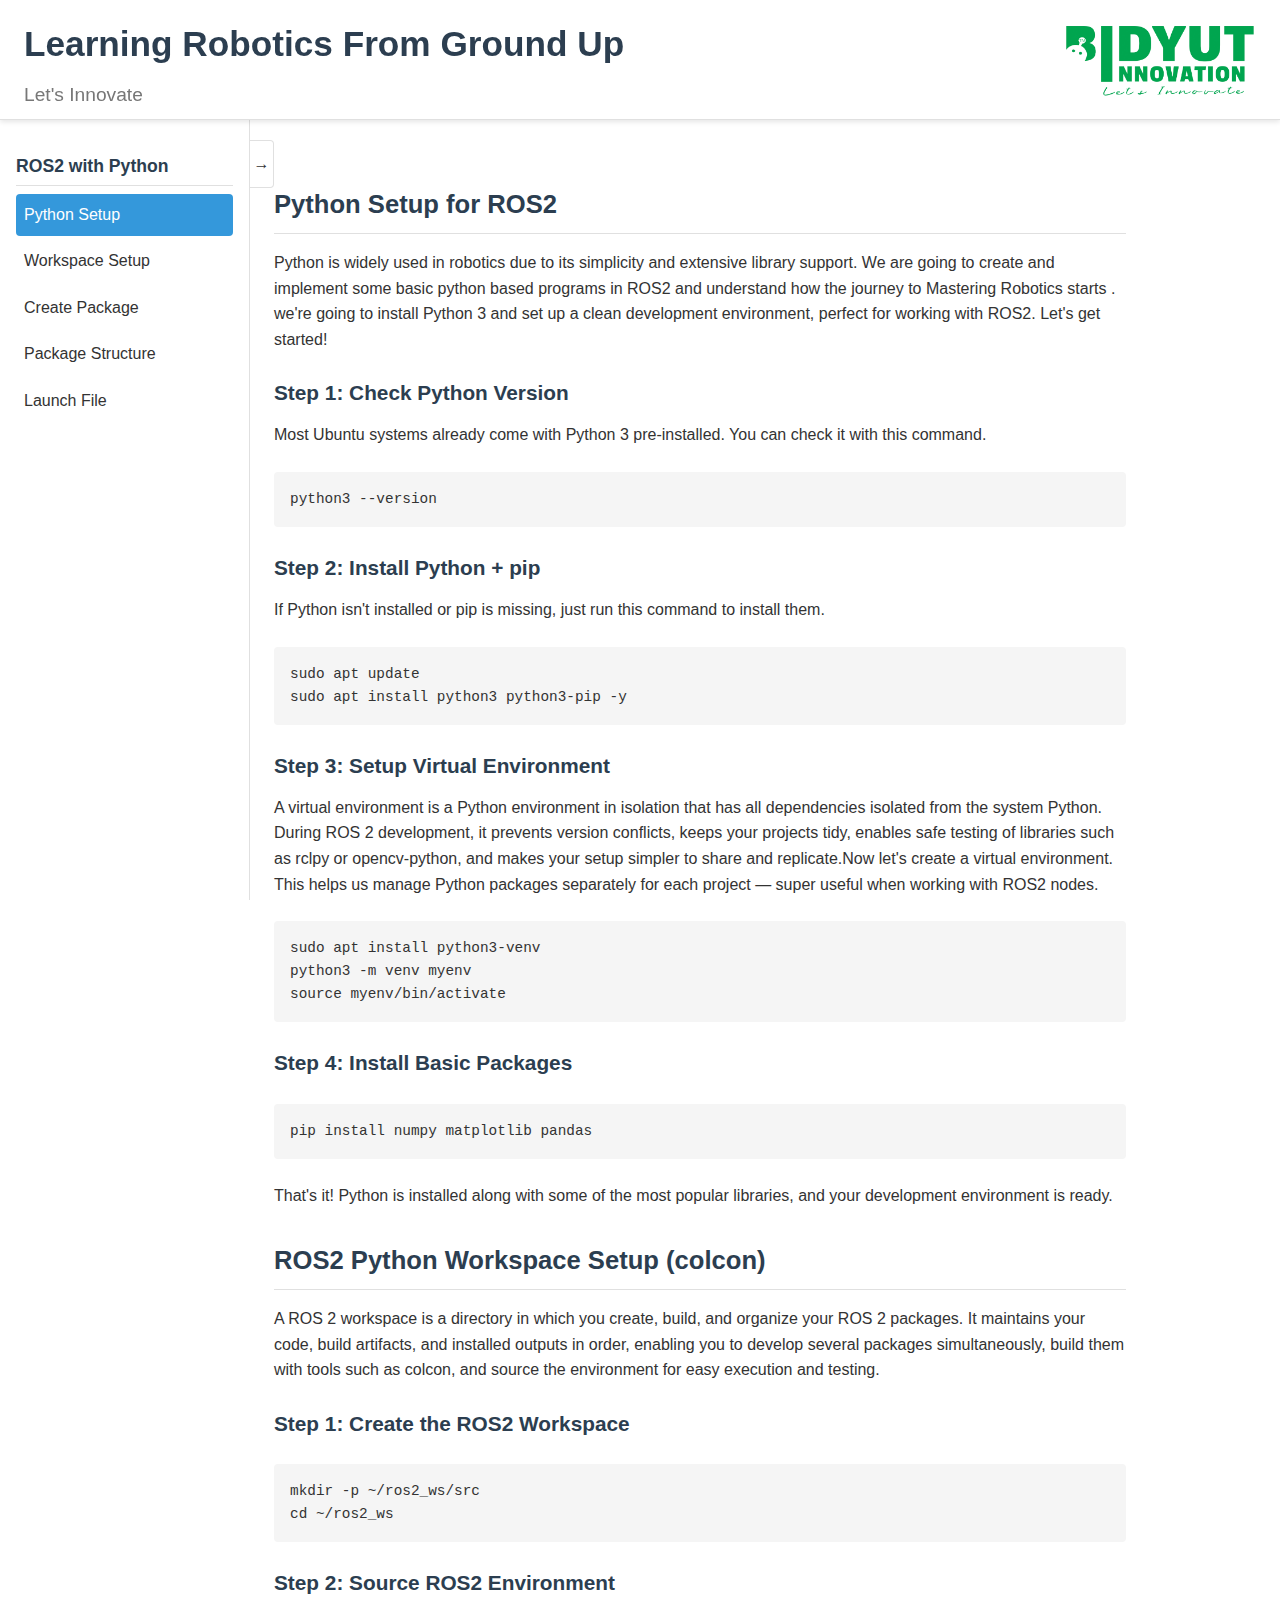
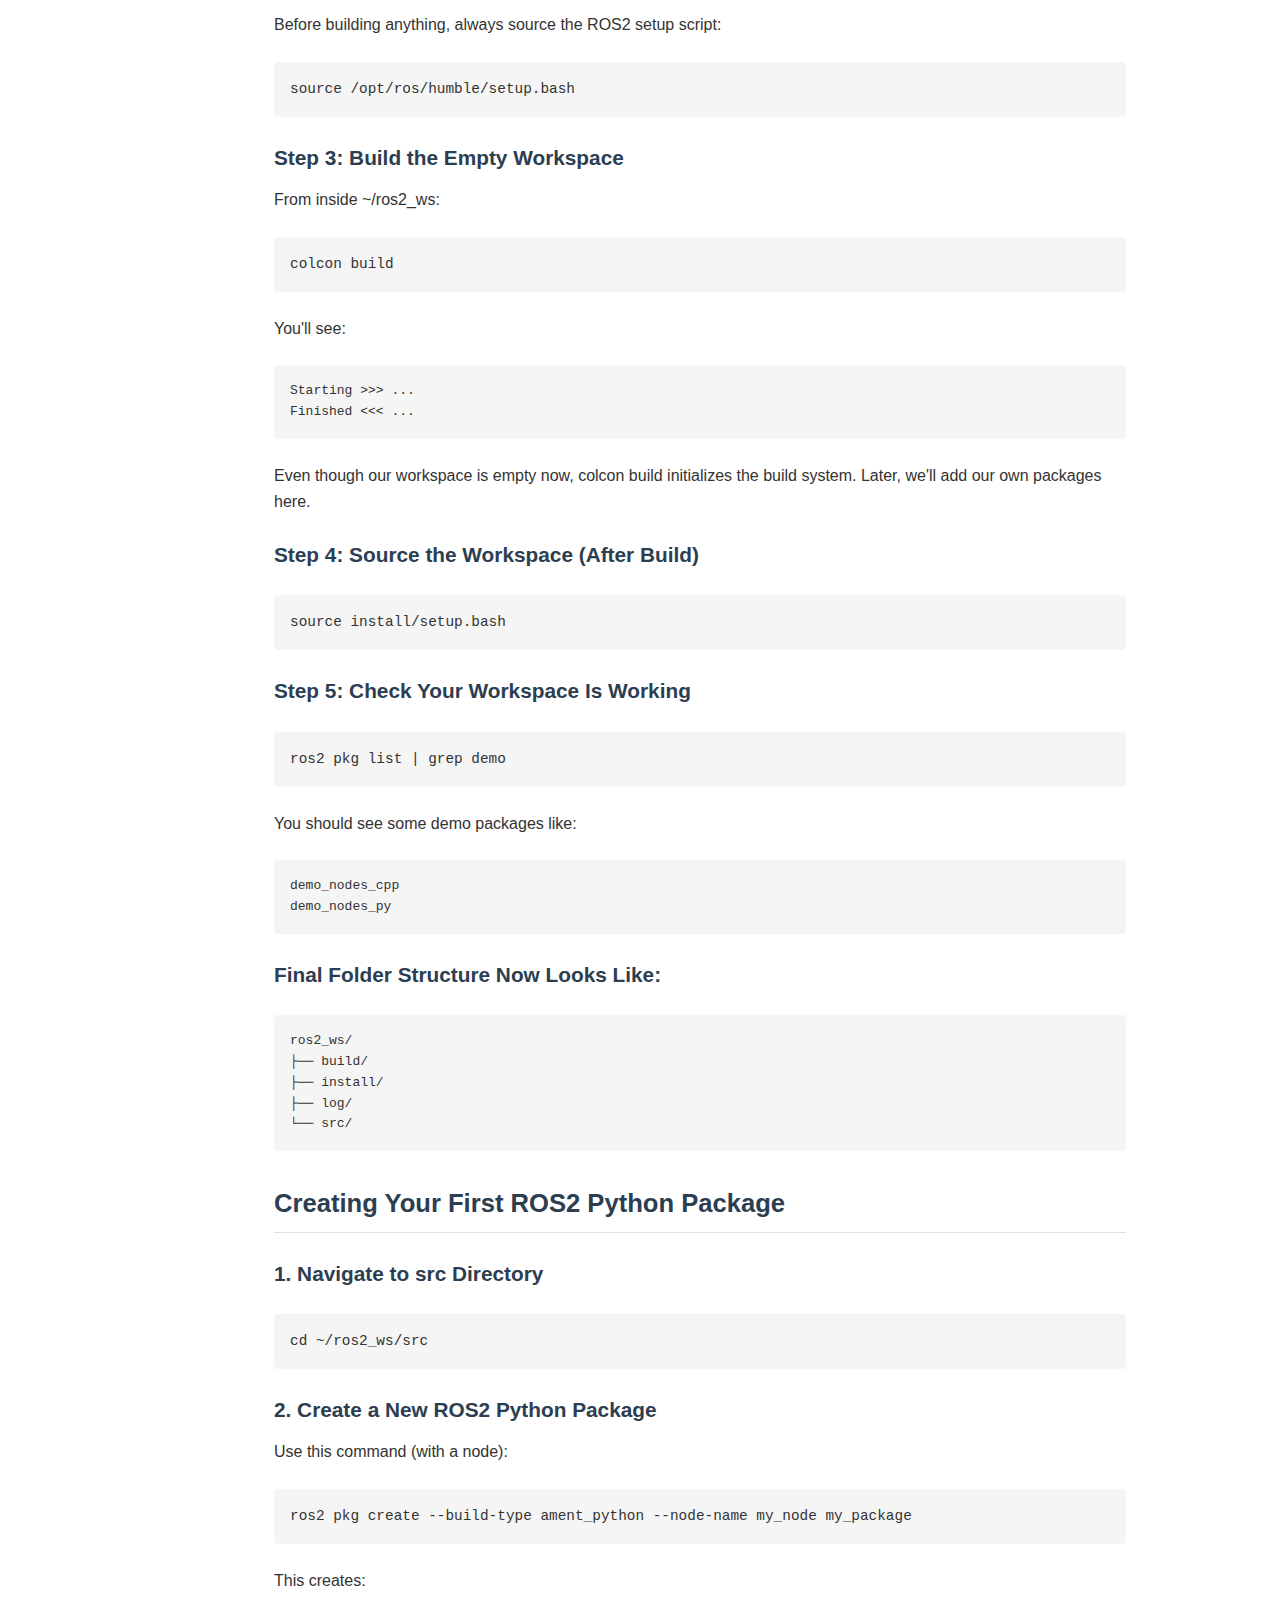
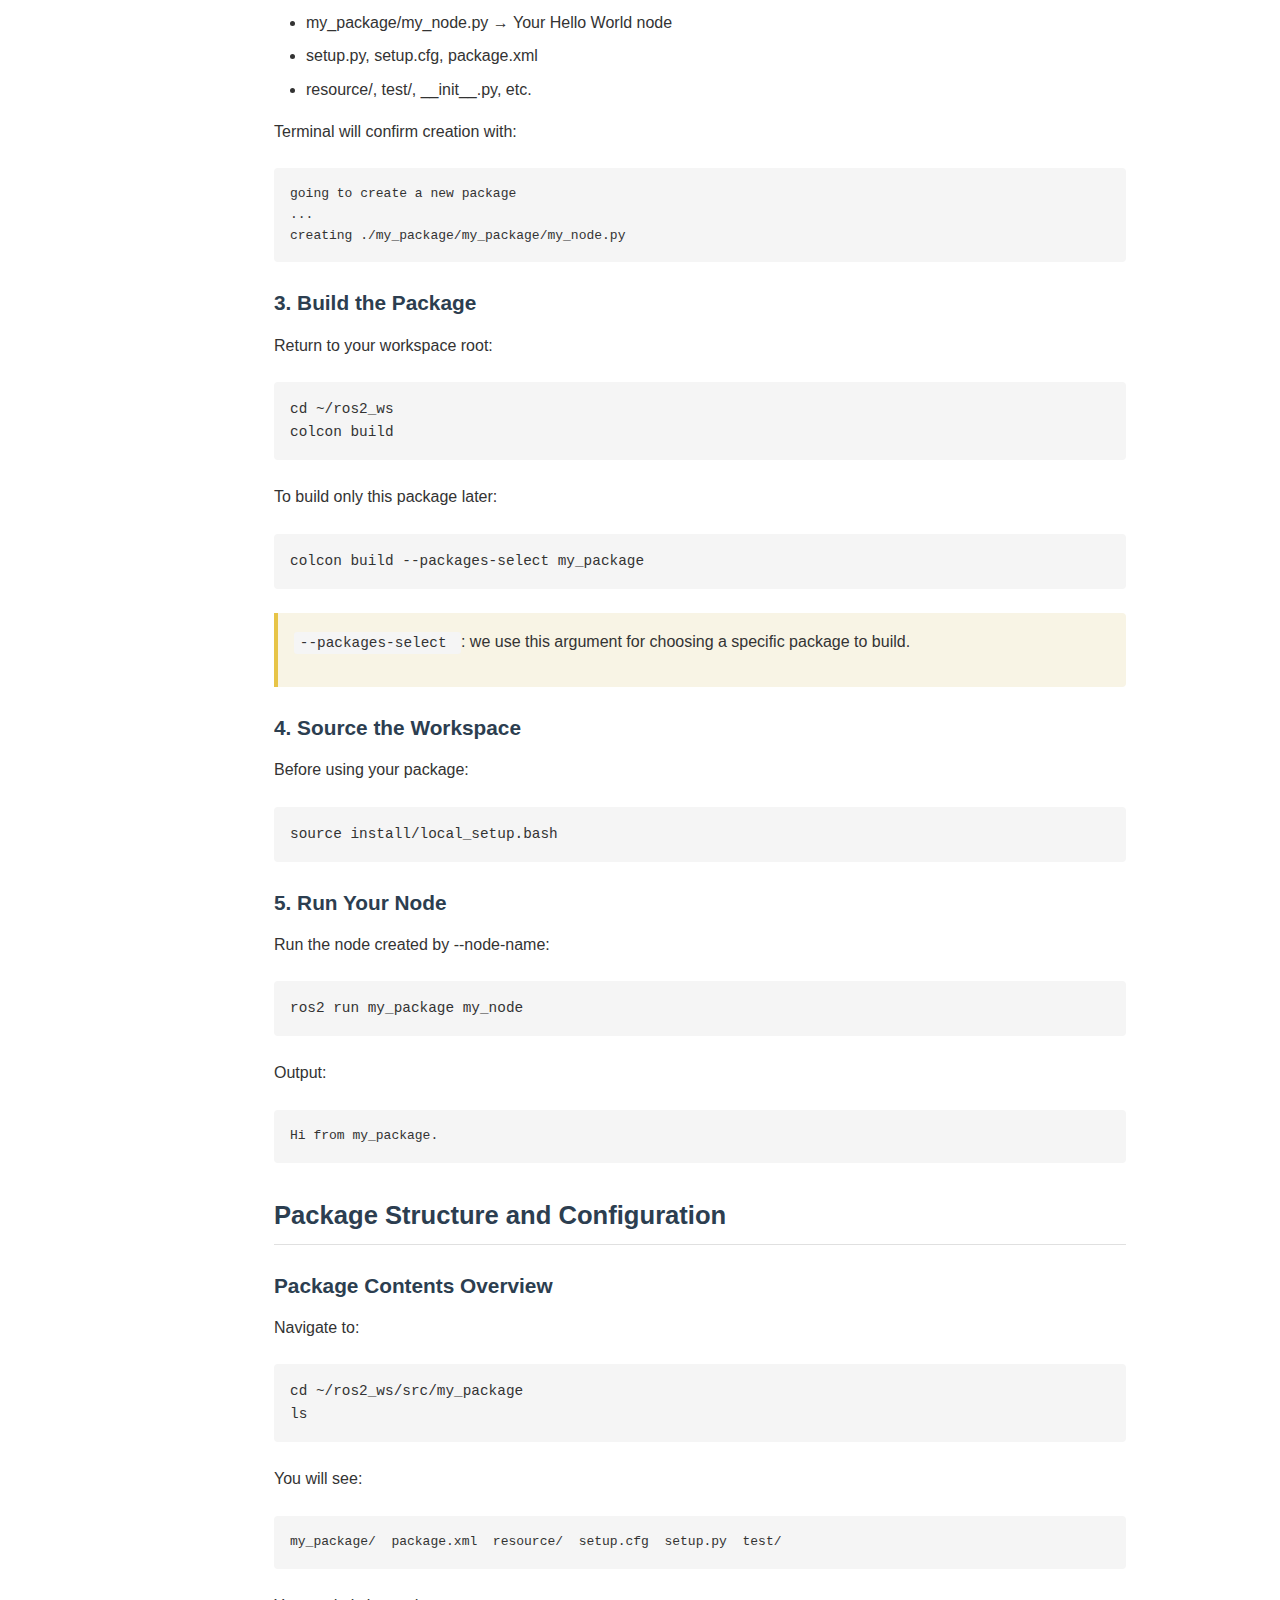
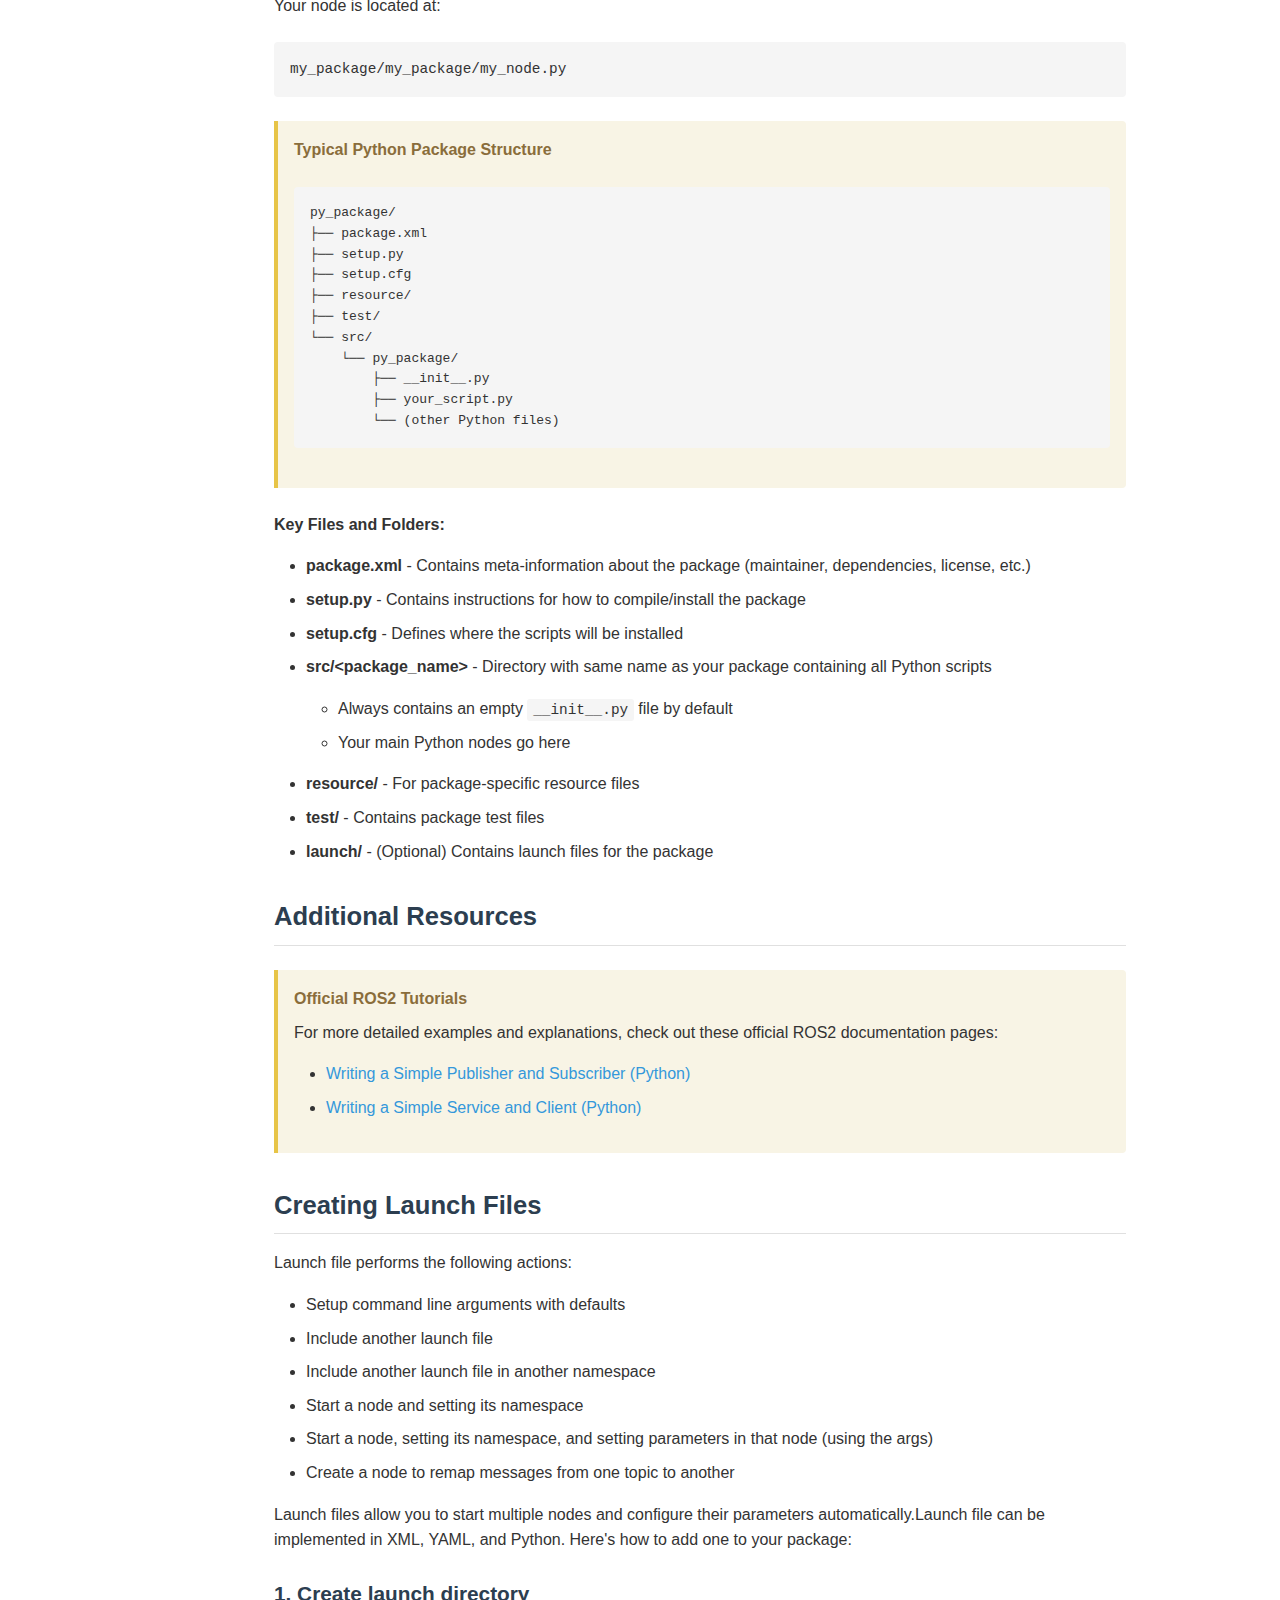
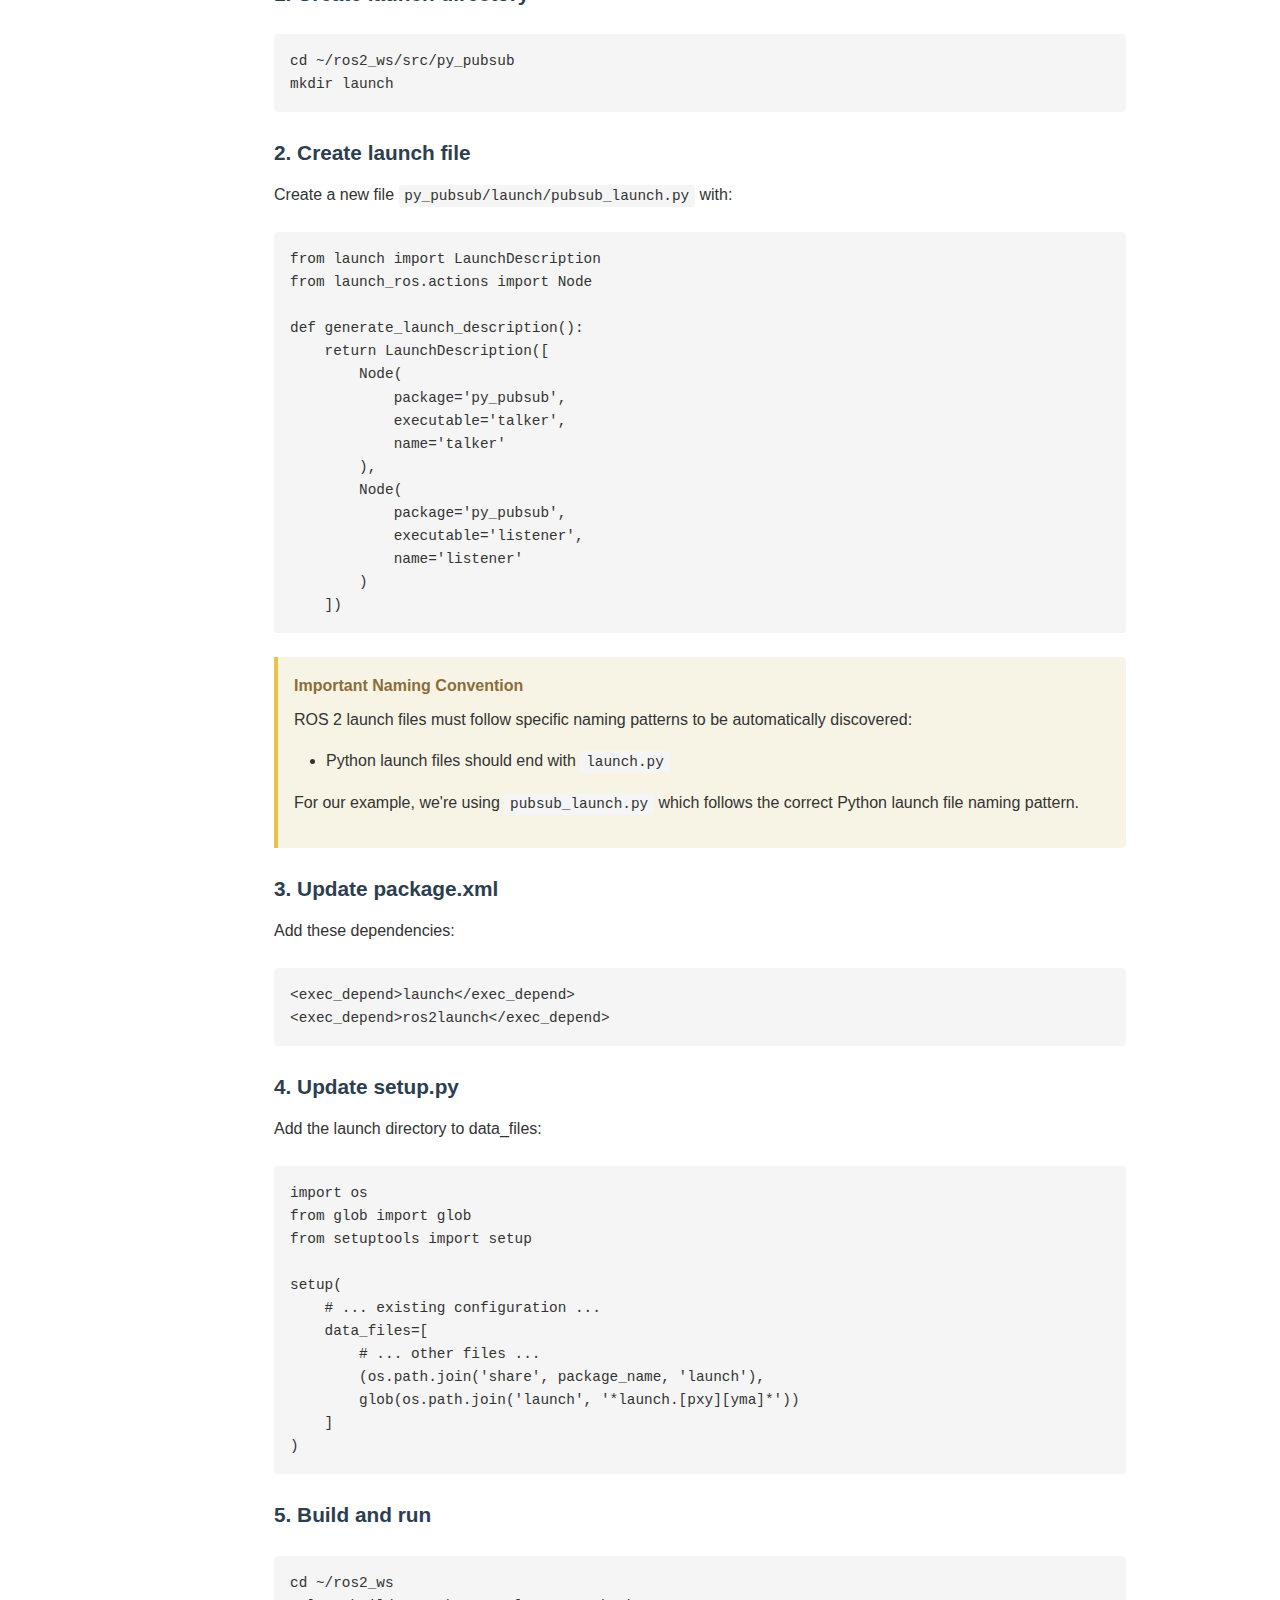
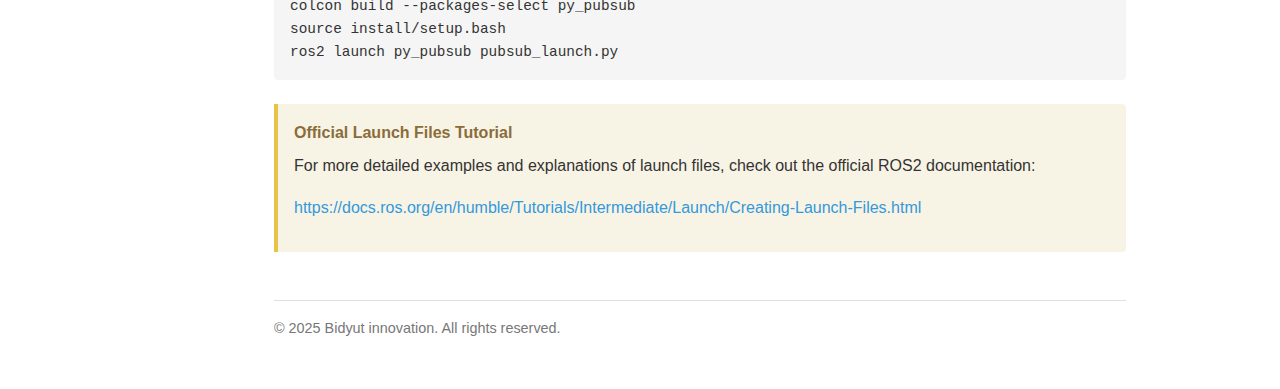
<file: Ros2-with-python/index.html>
<!DOCTYPE html>
<html lang="en">
<head>
    <meta charset="UTF-8">
    <meta name="viewport" content="width=device-width, initial-scale=1.0">
    <title>Mastering Robotics from Ground Up</title>
    <link rel="stylesheet" href="style.css">
</head>
<body>
  <header>
        <h1>Learning Robotics From Ground Up</h1>
        <p class="subtitle">Let's Innovate</p>
        <img src="Certificate.png" alt="Bidyut Logo" 
        style="position: absolute; right: 20px; top: -55px; height: 250px; width: 200px; object-fit: fill;">
    </header>
    <div class="sidebar">
        <nav class="sidebar-nav">
            <h3>ROS2 with Python</h3>
            <ul>
                <li><a href="#python-setup" class="active">Python Setup</a></li>
                <li><a href="#workspace-setup">Workspace Setup</a></li>
                <li><a href="#create-package">Create Package</a></li>
                <li><a href="#package-structure">Package Structure</a></li>
                <li><a href="#launch-files">Launch File</a></li>
            </ul>
        </nav>
    </div>

    <div class="sidebar-toggle"></div>

    <div class="container">
        <main>
            <section id="python-setup">
                <h2>Python Setup for ROS2</h2>
                <p>Python is widely used in robotics due to its simplicity and extensive library support. We are going to create and implement some basic python based programs in ROS2 and understand how the journey to Mastering Robotics starts . we're going to install Python 3 and set up a clean development environment, perfect for working with ROS2. Let's get started!</p>
                
                <h3>Step 1: Check Python Version</h3>
                <p>Most Ubuntu systems already come with Python 3 pre-installed. You can check it with this command.</p>
                <pre><code>python3 --version</code></pre>

                <h3>Step 2: Install Python + pip</h3>                                                                                                                                                                                                                                                                                                                                                                             
                <p>If Python isn't installed or pip is missing, just run this command to install them.</p>
                <pre><code>sudo apt update
sudo apt install python3 python3-pip -y</code></pre>

                <h3>Step 3: Setup Virtual Environment</h3>
               
                <p>A virtual environment is a Python environment in isolation that has all dependencies isolated from the system Python. During ROS 2 development, it prevents version conflicts, keeps your projects tidy, enables safe testing of libraries such as rclpy or opencv-python, and makes your setup simpler to share and replicate.Now let's create a virtual environment. This helps us manage Python packages separately for each project — super useful when working with ROS2 nodes.</p>
                     <pre><code>sudo apt install python3-venv
python3 -m venv myenv
source myenv/bin/activate</code></pre>

                <h3>Step 4: Install Basic Packages</h3>
                <pre><code>pip install numpy matplotlib pandas</code></pre>
              
                <p>That's it! Python is installed along with some of the most popular libraries, and your development environment is ready.</p>
            </section>

            <section id="workspace-setup">
                <h2>ROS2 Python Workspace Setup (colcon)</h2>
                <p>A ROS 2 workspace is a directory in which you create, build, and organize your ROS 2 packages. It maintains your code, build artifacts, and installed outputs in order, enabling you to develop several packages simultaneously, build them with tools such as colcon, and source the environment for easy execution and testing.</p>
                
                <h3>Step 1: Create the ROS2 Workspace</h3>
                <pre><code>mkdir -p ~/ros2_ws/src
cd ~/ros2_ws</code></pre>
                
                <h3>Step 2: Source ROS2 Environment</h3>
                <p>Before building anything, always source the ROS2 setup script:</p>
                <pre><code>source /opt/ros/humble/setup.bash</code></pre>
              

                <h3>Step 3: Build the Empty Workspace</h3>
                <p>From inside ~/ros2_ws:</p>
                <pre><code>colcon build</code></pre>
                <p>You'll see:</p>
                <pre>Starting >>> ...
Finished <<< ...</pre>
                <p>Even though our workspace is empty now, colcon build initializes the build system. Later, we'll add our own packages here.</p>

                <h3>Step 4: Source the Workspace (After Build)</h3>
                <pre><code>source install/setup.bash</code></pre>
          

                <h3>Step 5: Check Your Workspace Is Working</h3>
                <pre><code>ros2 pkg list | grep demo</code></pre>
                <p>You should see some demo packages like:</p>
                <pre>demo_nodes_cpp
demo_nodes_py</pre>

                <h3>Final Folder Structure Now Looks Like:</h3>
                <pre>ros2_ws/
├── build/
├── install/
├── log/
└── src/</pre>
            </section>

            <section id="create-package">
                <h2>Creating Your First ROS2 Python Package</h2>
                
                <h3>1. Navigate to src Directory</h3>
                <pre><code>cd ~/ros2_ws/src</code></pre>

                <h3>2. Create a New ROS2 Python Package</h3>
                <p>Use this command (with a node):</p>
                <pre><code>ros2 pkg create --build-type ament_python --node-name my_node my_package</code></pre>
                <p>This creates:</p>
                <ul>
                    <li>my_package/my_node.py → Your Hello World node</li>
                    <li>setup.py, setup.cfg, package.xml</li>
                    <li>resource/, test/, __init__.py, etc.</li>
                </ul>
                <p> Terminal will confirm creation with:</p>
                <pre>going to create a new package
...
creating ./my_package/my_package/my_node.py</pre>

                <h3>3. Build the Package</h3>
                <p>Return to your workspace root:</p>
                <pre><code>cd ~/ros2_ws
colcon build</code></pre>
                <p> To build only this package later:</p>
                <pre><code>colcon build --packages-select my_package</code></pre>
                <div class="note">
                    <p><code>--packages-select </code> : we use this argument for choosing a specific package to build.</p>
                </div>

                <h3>4. Source the Workspace</h3>
                <p>Before using your package:</p>
                <pre><code>source install/local_setup.bash</code></pre>

                <h3>5. Run Your Node</h3>
                <p>Run the node created by --node-name:</p>
                <pre><code>ros2 run my_package my_node</code></pre>
                <p>Output:</p>
                <pre>Hi from my_package.</pre>
            </section>

            <section id="package-structure">
                <h2>Package Structure and Configuration</h2>
                
                <h3>Package Contents Overview</h3>
                <p>Navigate to:</p>
                <pre><code>cd ~/ros2_ws/src/my_package
ls </code></pre>
                <p>You will see:</p>
                <pre>my_package/  package.xml  resource/  setup.cfg  setup.py  test/</pre>
                <p>Your node is located at:</p>
                <pre><code>my_package/my_package/my_node.py</code></pre>
              
                
                <div class="note">
                    <div class="note-title">Typical Python Package Structure</div>
                    <pre>py_package/
├── package.xml
├── setup.py
├── setup.cfg
├── resource/
├── test/
└── src/
    └── py_package/
        ├── __init__.py
        ├── your_script.py
        └── (other Python files)</pre>
                </div>
                
                <h4>Key Files and Folders:</h4>
                <ul>
                    <li>
                        <strong>package.xml</strong> - Contains meta-information about the package (maintainer, dependencies, license, etc.)
                    </li>
                    <li>
                        <strong>setup.py</strong> - Contains instructions for how to compile/install the package
                    </li>
                    <li>
                        <strong>setup.cfg</strong> - Defines where the scripts will be installed
                    </li>
                    <li>
                        <strong>src/&lt;package_name&gt;</strong> - Directory with same name as your package containing all Python scripts
                        <ul>
                            <li>Always contains an empty <code>__init__.py</code> file by default</li>
                            <li>Your main Python nodes go here</li>
                        </ul>
                    </li>
                    <li>
                        <strong>resource/</strong> - For package-specific resource files
                    </li>
                    <li>
                        <strong>test/</strong> - Contains package test files
                    </li>
                    <li>
                        <strong>launch/</strong> - (Optional) Contains launch files for the package
                    </li>
                </ul>


         
            </section>
            <section id="additional-resources">
                <h2>Additional Resources</h2>
                <div class="note">
                    <div class="note-title">Official ROS2 Tutorials</div>
                    <p>For more detailed examples and explanations, check out these official ROS2 documentation pages:</p>
                    <ul>
                        <li>
                            <a href="https://docs.ros.org/en/humble/Tutorials/Beginner-Client-Libraries/Writing-A-Simple-Py-Publisher-And-Subscriber.html" target="_blank">
                                Writing a Simple Publisher and Subscriber (Python)
                            </a>
                        </li>
                        <li>
                            <a href="https://docs.ros.org/en/humble/Tutorials/Beginner-Client-Libraries/Writing-A-Simple-Py-Service-And-Client.html" target="_blank">
                                Writing a Simple Service and Client (Python)
                            </a>
                        </li>
                    </ul>
                </div>
            </section>
            <section id="launch-files">
                <h2>Creating Launch Files</h2>
                <p>Launch file performs the following actions:
 <ul>      
<li>Setup command line arguments with defaults</li>

<li>Include another launch file</li>

<li>Include another launch file in another namespace</li>

<li>Start a node and setting its namespace</li>

<li>Start a node, setting its namespace, and setting parameters in that node (using the args)</li>

<li>Create a node to remap messages from one topic to another</li> 
     </ul>
Launch files allow you to start multiple nodes and configure their parameters automatically.Launch file can be implemented in XML, YAML, and Python.
Here's how to add one to your package:</p>
                
                <h3>1. Create launch directory</h3>
                <pre><code>cd ~/ros2_ws/src/py_pubsub
mkdir launch</code></pre>
                
                <h3> 2. Create launch file</h3>
                <p>Create a new file <code>py_pubsub/launch/pubsub_launch.py</code> with:</p>
                <pre><code class="language-python">from launch import LaunchDescription
from launch_ros.actions import Node

def generate_launch_description():
    return LaunchDescription([
        Node(
            package='py_pubsub',
            executable='talker',
            name='talker'
        ),
        Node(
            package='py_pubsub',
            executable='listener', 
            name='listener'
        )
    ])</code></pre>
    <div class="note">
        <div class="note-title">Important Naming Convention</div>
        <p>ROS 2 launch files must follow specific naming patterns to be automatically discovered:</p>
        <ul>
            <li>Python launch files should end with <code>launch.py</code></li>
        </ul>
        <p>For our example, we're using <code>pubsub_launch.py</code> which follows the correct Python launch file naming pattern.</p>
    </div>
                <h3>3. Update package.xml</h3>
                <p>Add these dependencies:</p>
                <pre><code class="language-xml">&lt;exec_depend&gt;launch&lt;/exec_depend&gt;
&lt;exec_depend&gt;ros2launch&lt;/exec_depend&gt;</code></pre>

                <h3>4. Update setup.py</h3>
                <p>Add the launch directory to data_files:</p>
                <pre><code class="language-python">import os
from glob import glob
from setuptools import setup

setup(
    # ... existing configuration ...
    data_files=[
        # ... other files ...
        (os.path.join('share', package_name, 'launch'), 
        glob(os.path.join('launch', '*launch.[pxy][yma]*'))
    ]
)</code></pre>

                <h3> 5. Build and run</h3>
                <pre><code>cd ~/ros2_ws
colcon build --packages-select py_pubsub
source install/setup.bash
ros2 launch py_pubsub pubsub_launch.py</code></pre>

                <div class="note">
                    <div class="note-title">Official Launch Files Tutorial</div>
                    <p>For more detailed examples and explanations of launch files, check out the official ROS2 documentation:</p>
                    <p><a href="https://docs.ros.org/en/humble/Tutorials/Intermediate/Launch/Creating-Launch-Files.html" target="_blank">https://docs.ros.org/en/humble/Tutorials/Intermediate/Launch/Creating-Launch-Files.html</a></p>
                </div>
            </section>
        </main>

        <footer>
            <p>© 2025 Bidyut innovation. All rights reserved.</p>
         
        </footer>
    </div>

    <script src="js.js"></script>
</body>
</html>
</file>
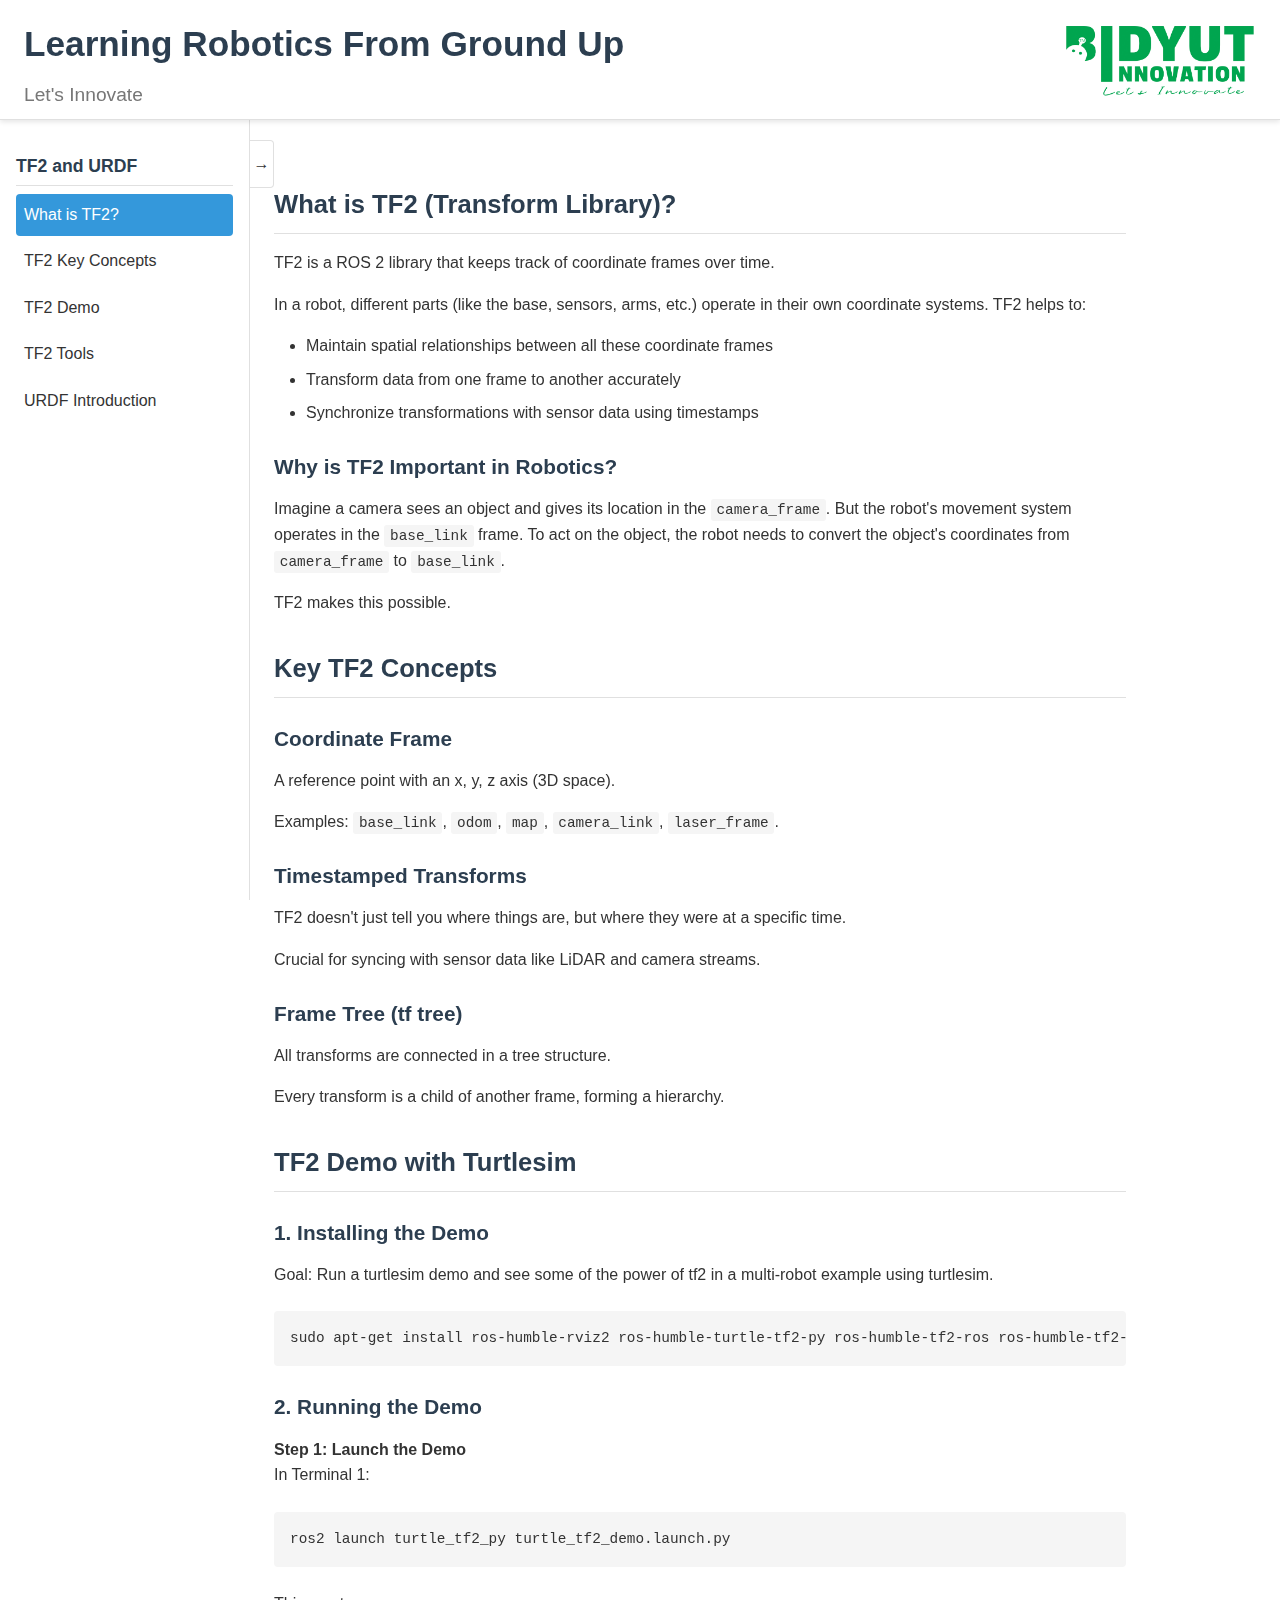
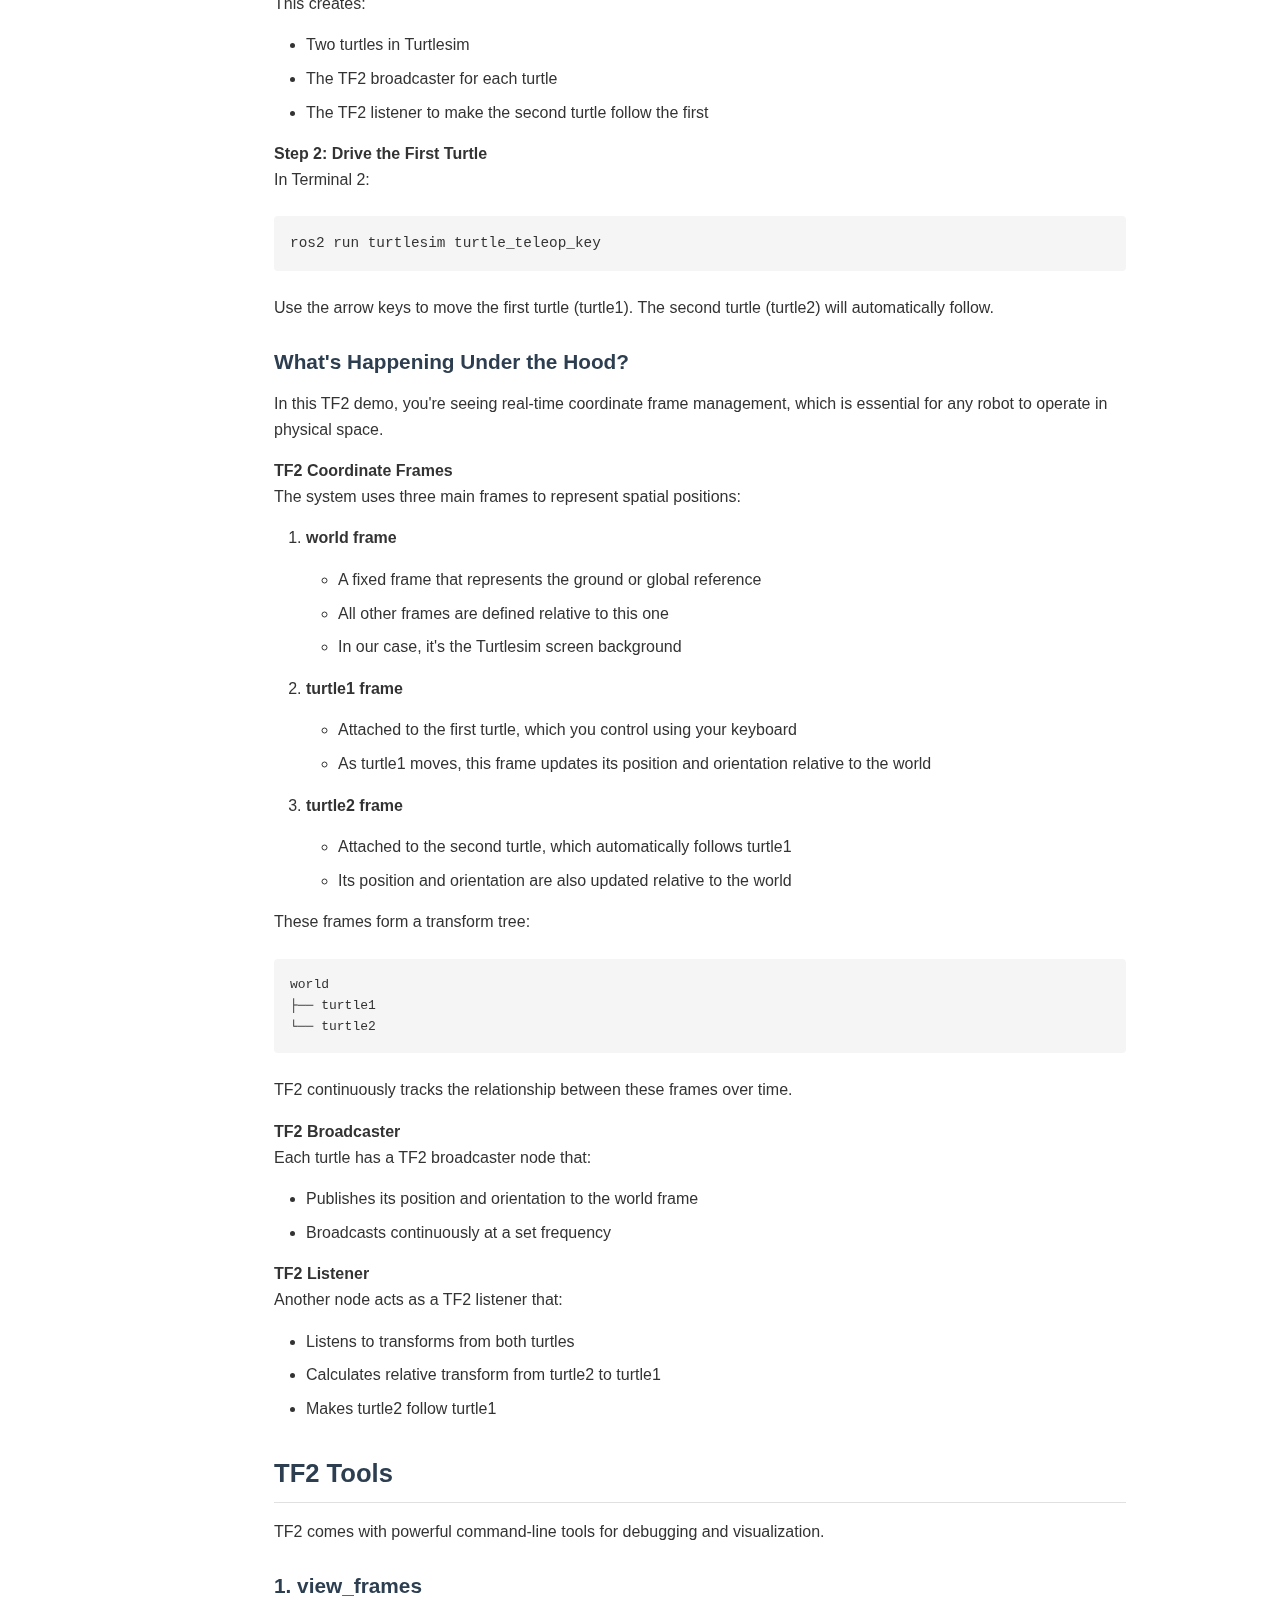
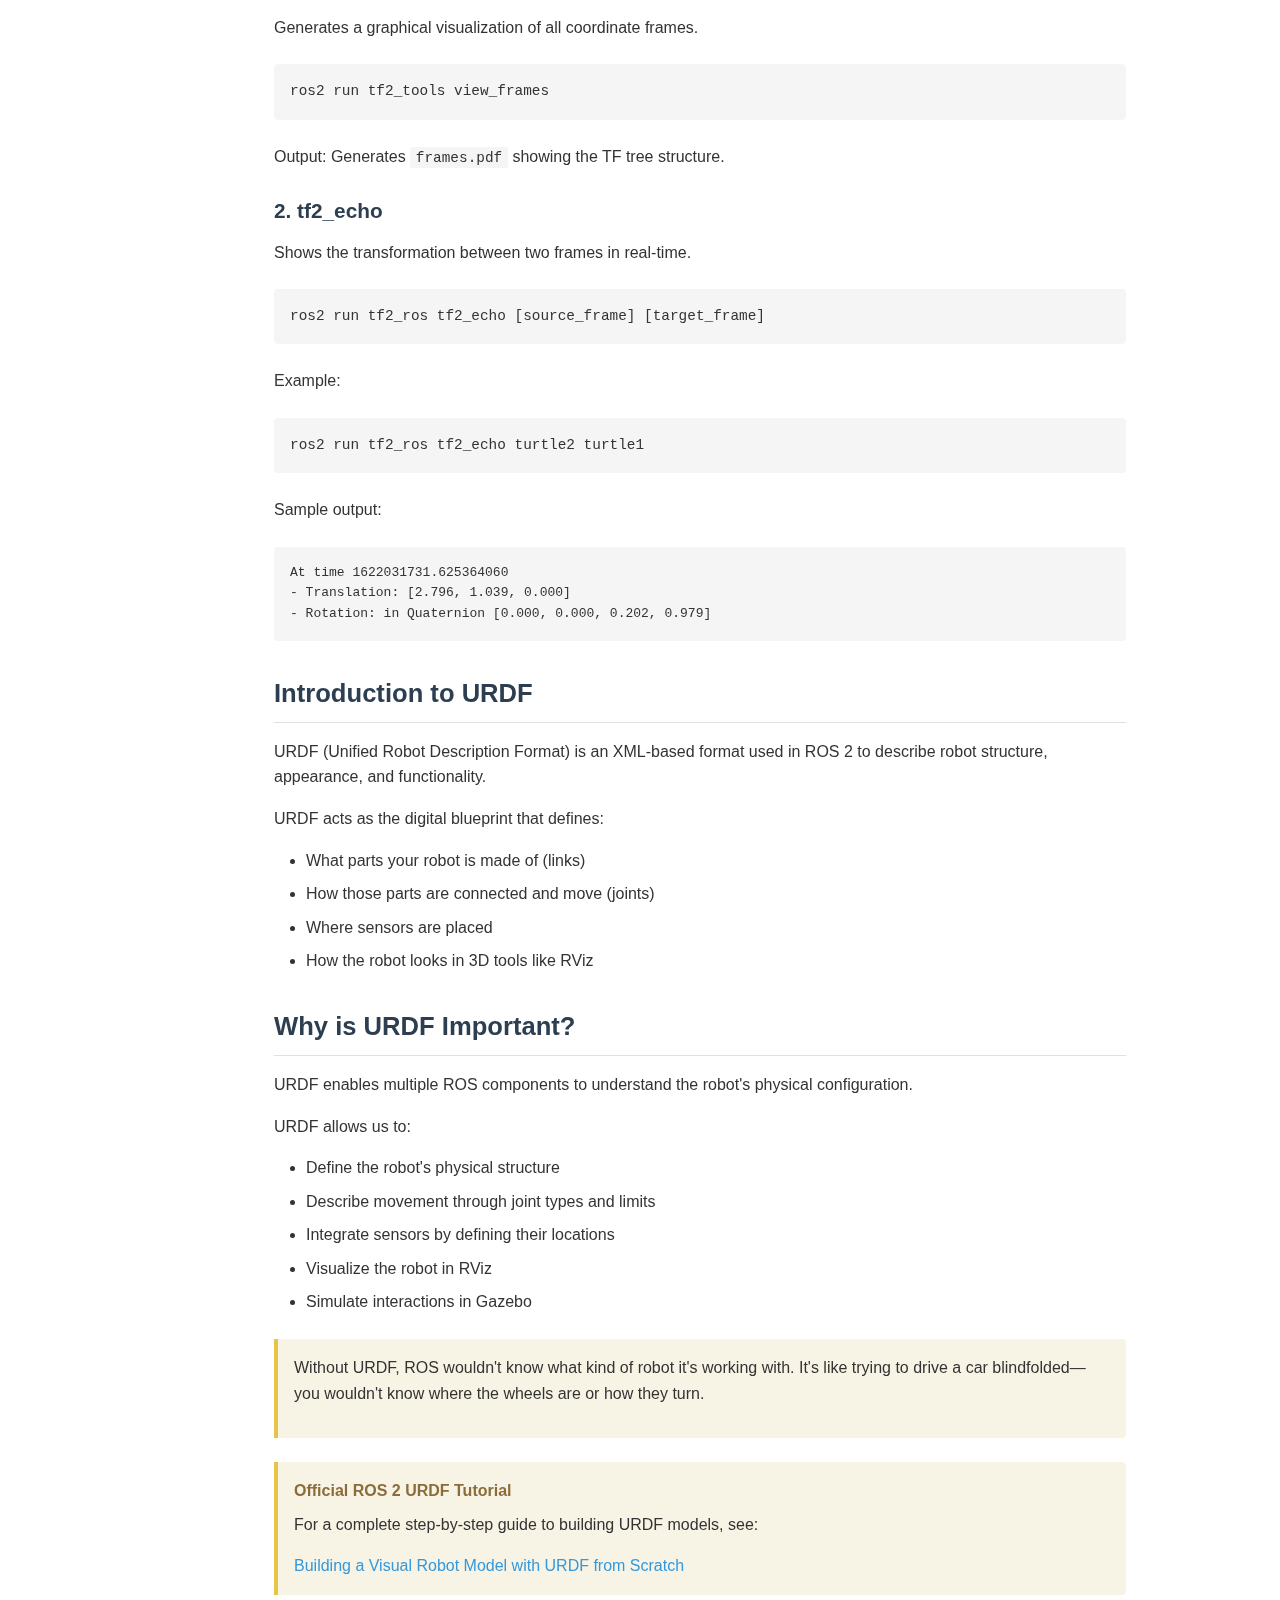
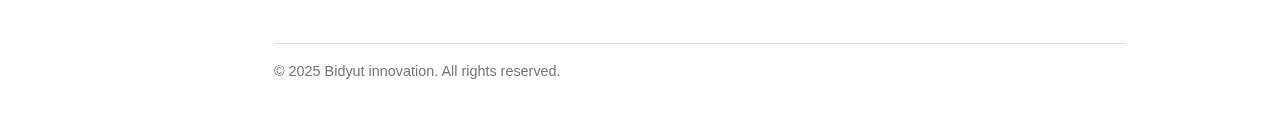
<file: TF2-and-URDF/index.html>
<!DOCTYPE html>
<html lang="en">
<head>
    <meta charset="UTF-8">
    <meta name="viewport" content="width=device-width, initial-scale=1.0">
    <title>Mastering ROS2: TF2 and URDF</title>
    <link rel="stylesheet" href="style.css">
</head>
<body>
   <header>
        <h1>Learning Robotics From Ground Up</h1>
        <p class="subtitle">Let's Innovate</p>
        <img src="Certificate.png" alt="Bidyut Logo" 
        style="position: absolute; right: 20px; top: -55px; height: 250px; width: 200px; object-fit: fill;">
    </header>

    <div class="sidebar">
        <nav class="sidebar-nav">
            <h3>TF2 and URDF</h3>
            <ul>
                <li><a href="#tf2-intro" class="active">What is TF2?</a></li>
                <li><a href="#tf2-concepts">TF2 Key Concepts</a></li>
                <li><a href="#tf2-demo">TF2 Demo</a></li>
                <li><a href="#tf2-tools">TF2 Tools</a></li>
                <li><a href="#urdf-intro">URDF Introduction</a></li>
            </ul>
        </nav>
    </div>

    <div class="sidebar-toggle"></div>

    <div class="container">
        <main>
            <section id="tf2-intro">
                <h2>What is TF2 (Transform Library)?</h2>
                <p>TF2 is a ROS 2 library that keeps track of coordinate frames over time.</p>
                <p>In a robot, different parts (like the base, sensors, arms, etc.) operate in their own coordinate systems. TF2 helps to:</p>
                <ul>
                    <li>Maintain spatial relationships between all these coordinate frames</li>
                    <li>Transform data from one frame to another accurately</li>
                    <li>Synchronize transformations with sensor data using timestamps</li>
                </ul>

                <h3>Why is TF2 Important in Robotics?</h3>
                <p>Imagine a camera sees an object and gives its location in the <code>camera_frame</code>. But the robot's movement system operates in the <code>base_link</code> frame. To act on the object, the robot needs to convert the object's coordinates from <code>camera_frame</code> to <code>base_link</code>.</p>
                <p>TF2 makes this possible.</p>
            </section>

            <section id="tf2-concepts">
                <h2>Key TF2 Concepts</h2>
                
                <h3>Coordinate Frame</h3>
                <p>A reference point with an x, y, z axis (3D space).</p>
                <p>Examples: <code>base_link</code>, <code>odom</code>, <code>map</code>, <code>camera_link</code>, <code>laser_frame</code>.</p>
                
                <h3>Timestamped Transforms</h3>
                <p>TF2 doesn't just tell you where things are, but where they were at a specific time.</p>
                <p>Crucial for syncing with sensor data like LiDAR and camera streams.</p>
                
                <h3>Frame Tree (tf tree)</h3>
                <p>All transforms are connected in a tree structure.</p>
                <p>Every transform is a child of another frame, forming a hierarchy.</p>
            </section>

            <section id="tf2-demo">
                <h2>TF2 Demo with Turtlesim</h2>
                
                <h3>1. Installing the Demo</h3>
                <p>Goal: Run a turtlesim demo and see some of the power of tf2 in a multi-robot example using turtlesim.</p>
                <pre><code>sudo apt-get install ros-humble-rviz2 ros-humble-turtle-tf2-py ros-humble-tf2-ros ros-humble-tf2-tools</code></pre>

                <h3>2. Running the Demo</h3>
                <h4>Step 1: Launch the Demo</h4>
                <p>In Terminal 1:</p>
                <pre><code>ros2 launch turtle_tf2_py turtle_tf2_demo.launch.py</code></pre>
                <p>This creates:</p>
                <ul>
                    <li>Two turtles in Turtlesim</li>
                    <li>The TF2 broadcaster for each turtle</li>
                    <li>The TF2 listener to make the second turtle follow the first</li>
                </ul>

                <h4>Step 2: Drive the First Turtle</h4>
                <p>In Terminal 2:</p>
                <pre><code>ros2 run turtlesim turtle_teleop_key</code></pre>
                <p>Use the arrow keys to move the first turtle (turtle1). The second turtle (turtle2) will automatically follow.</p>

                <h3>What's Happening Under the Hood?</h3>
                <p>In this TF2 demo, you're seeing real-time coordinate frame management, which is essential for any robot to operate in physical space.</p>
                
                <h4>TF2 Coordinate Frames</h4>
                <p>The system uses three main frames to represent spatial positions:
                </p>
                <ol class="frame-list">

                <li> <h4>world frame</h4>
                    <ul>
                        <li>A fixed frame that represents the ground or global reference</li>
                        <li>All other frames are defined relative to this one</li>
                        <li>In our case, it's the Turtlesim screen background</li>
                    </ul>
                </li>
                
                <li><h4>turtle1 frame</h4>
                    <ul>
                        <li>Attached to the first turtle, which you control using your keyboard</li>
                        <li>As turtle1 moves, this frame updates its position and orientation relative to the world</li>
                    </ul>
                </li>
                
                <li><h4>turtle2 frame</h4>
                    <ul>
                        <li>Attached to the second turtle, which automatically follows turtle1</li>
                        <li>Its position and orientation are also updated relative to the world</li>
                    </ul>
                </li>
            </ol>
                <p>These frames form a transform tree:</p>
                <pre>world
├── turtle1
└── turtle2</pre>
<p>TF2 continuously tracks the relationship between these frames over time.
</p>

                <h4>TF2 Broadcaster</h4>
                <p>Each turtle has a TF2 broadcaster node that:</p>
                <ul>
                    <li>Publishes its position and orientation to the world frame</li>
                    <li>Broadcasts continuously at a set frequency</li>
                </ul>

                <h4>TF2 Listener</h4>
                <p>Another node acts as a TF2 listener that:</p>
                <ul>
                    <li>Listens to transforms from both turtles</li>
                    <li>Calculates relative transform from turtle2 to turtle1</li>
                    <li>Makes turtle2 follow turtle1</li>
                </ul>

               
            </section>

            <section id="tf2-tools">
                <h2>TF2 Tools</h2>
                <p>TF2 comes with powerful command-line tools for debugging and visualization.</p>
                
                <h3>1. view_frames</h3>
                <p>Generates a graphical visualization of all coordinate frames.</p>
                <pre><code>ros2 run tf2_tools view_frames</code></pre>
                <p>Output: Generates <code>frames.pdf</code> showing the TF tree structure.</p>
                
                <h3>2. tf2_echo</h3>
                <p>Shows the transformation between two frames in real-time.</p>
                <pre><code>ros2 run tf2_ros tf2_echo [source_frame] [target_frame]</code></pre>
                <p>Example:</p>
                <pre><code>ros2 run tf2_ros tf2_echo turtle2 turtle1</code></pre>
                <p>Sample output:</p>
                <pre>At time 1622031731.625364060
- Translation: [2.796, 1.039, 0.000]
- Rotation: in Quaternion [0.000, 0.000, 0.202, 0.979]</pre>
            </section>

            <section id="urdf-intro">
                <h2>Introduction to URDF</h2>
                <p>URDF (Unified Robot Description Format) is an XML-based format used in ROS 2 to describe robot structure, appearance, and functionality.</p>
                
                <p>URDF acts as the digital blueprint that defines:</p>
                <ul>
                    <li>What parts your robot is made of (links)</li>
                    <li>How those parts are connected and move (joints)</li>
                    <li>Where sensors are placed</li>
                    <li>How the robot looks in 3D tools like RViz</li>
                </ul>
            </section>

            <section id="urdf-importance">
                <h2>Why is URDF Important?</h2>
                <p>URDF enables multiple ROS components to understand the robot's physical configuration.</p>
                
                <p>URDF allows us to:</p>
                <ul>
                    <li>Define the robot's physical structure</li>
                    <li>Describe movement through joint types and limits</li>
                    <li>Integrate sensors by defining their locations</li>
                    <li>Visualize the robot in RViz</li>
                    <li>Simulate interactions in Gazebo</li>
                </ul>
                
                <div class="note">
                    <p>Without URDF, ROS wouldn't know what kind of robot it's working with. It's like trying to drive a car blindfolded—you wouldn't know where the wheels are or how they turn.</p>
                </div>
            </section> <div class="note">
        <div class="note-title">Official ROS 2 URDF Tutorial</div>
        <p>For a complete step-by-step guide to building URDF models, see:</p>
        <a href="https://docs.ros.org/en/humble/Tutorials/Intermediate/URDF/Building-a-Visual-Robot-Model-with-URDF-from-Scratch.html" target="_blank">
            Building a Visual Robot Model with URDF from Scratch
        </a>
    </div>
        </main>

        <footer>
            <p>© 2025 Bidyut innovation. All rights reserved.</p>
        </footer>
    </div>

    <script src="js.js"></script>
</body>
</html>
</file>
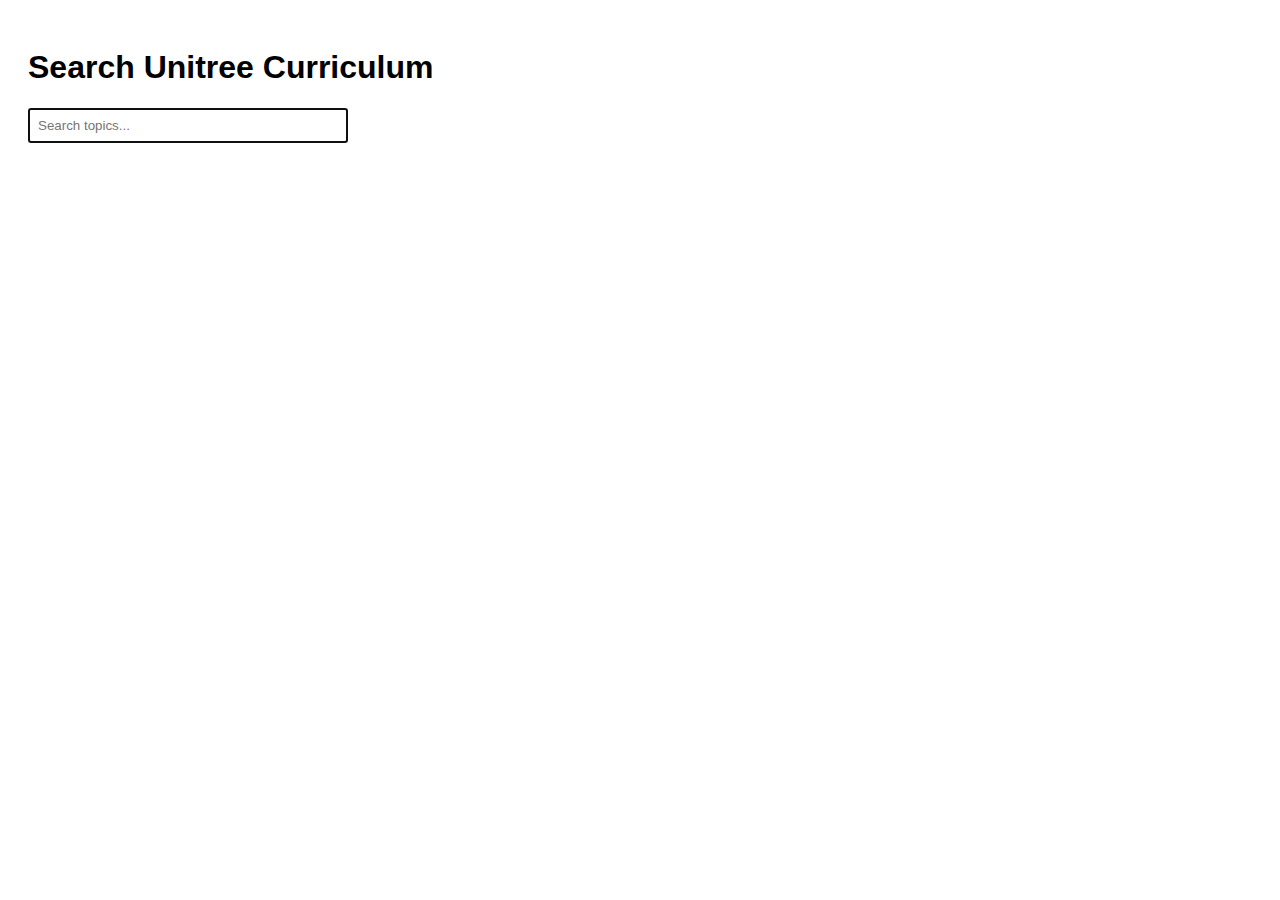
<file: search.html>
<!DOCTYPE html>
<html lang="en">
<head>
  <meta charset="UTF-8" />
  <title>Search - Unitree Curriculum</title>
  <style>
    body { font-family: Arial, sans-serif; padding: 20px; }
    input { width: 300px; padding: 8px; margin-bottom: 10px; }
    ul { list-style-type: none; padding-left: 0; }
    li { margin-bottom: 5px; }
  </style>
</head>
<body>
  <h1>Search Unitree Curriculum</h1>
  <input type="text" id="searchBox" placeholder="Search topics..." autofocus />
  <ul id="results"></ul>

  <script>
    let pages = [];

    fetch('search_index.json')
      .then(response => response.json())
      .then(data => { pages = data; });

    const searchBox = document.getElementById('searchBox');
    const results = document.getElementById('results');

    searchBox.addEventListener('input', () => {
      const query = searchBox.value.toLowerCase().trim();
      results.innerHTML = '';

      if (!query) return;

      const filtered = pages.filter(page =>
        page.title.toLowerCase().includes(query)
      );

      if (filtered.length === 0) {
        results.innerHTML = '<li>No results found</li>';
        return;
      }

      filtered.forEach(page => {
        const li = document.createElement('li');
        const a = document.createElement('a');
        a.href = page.url;
        a.textContent = page.title;
        li.appendChild(a);
        results.appendChild(li);
      });
    });
  </script>
</body>
</html>
</file>
<file: lecture2-main/style.css>
:root {
    --primary-color: #2c3e50;
    --secondary-color: #3498db;
    --text-color: #333;
    --light-gray: #f5f5f5;
    --medium-gray: #e0e0e0;
    --dark-gray: #777;
    --line-height: 1.6;
    --max-width: 900px;
    --font-main: -apple-system, BlinkMacSystemFont, "Segoe UI", Roboto, Helvetica, Arial, sans-serif;
    --font-mono: "SFMono-Regular", Consolas, "Liberation Mono", Menlo, monospace;
    
    --sidebar-width: 250px;
    --header-height: 120px;
}

* {
    margin: 0;
    padding: 0;
    box-sizing: border-box;
}

body {
    font-family: var(--font-main);
    line-height: var(--line-height);
    color: var(--text-color);
    background-color: white;
    padding: 0;
    margin: 0;
    padding-top: var(--header-height);
}

/* Fixed Header */
header {
    position: fixed;
    top: 0;
    left: 0;
    width: 100%;
    height: var(--header-height);
    background-color: white;
    border-bottom: 1px solid var(--medium-gray);
    padding: 1rem 1.5rem;
    z-index: 100;
    box-shadow: 0 2px 5px rgba(0,0,0,0.1);
}

h1 {
    font-size: 2.2rem;
    margin-bottom: 0.5rem;
    color: var(--primary-color);
}

.subtitle {
    font-size: 1.2rem;
    color: var(--dark-gray);
    font-weight: normal;
    margin-bottom: 1rem;
}

/* Sidebar Styles */
.sidebar {
    position: fixed;
    top: var(--header-height);
    left: 0;
    width: var(--sidebar-width);
    height: calc(100vh - var(--header-height));
    background-color: white;
    border-right: 1px solid var(--medium-gray);
    overflow-y: auto;
    transition: transform 0.3s ease;
    z-index: 90;
}

.sidebar-collapsed {
    transform: translateX(calc(-1 * var(--sidebar-width)));
}

.sidebar-toggle {
    position: fixed;
    top: calc(var(--header-height) + 20px);
    left: var(--sidebar-width);
    width: 24px;
    height: 48px;
    background-color: white;
    border: 1px solid var(--medium-gray);
    border-left: none;
    border-radius: 0 4px 4px 0;
    cursor: pointer;
    display: flex;
    align-items: center;
    justify-content: center;
    z-index: 95;
    transition: left 0.3s ease;
}

.sidebar-toggle.collapsed {
    left: 0;
}

.sidebar-toggle::after {
    content: "→";
    font-size: 1rem;
    transition: transform 0.3s ease;
}

.sidebar-toggle.collapsed::after {
    transform: rotate(180deg);
}

.sidebar-nav {
    padding: 1rem;
}

.sidebar-nav h3 {
    font-size: 1.1rem;
    margin: 1rem 0 0.5rem;
    color: var(--primary-color);
    padding-bottom: 0.3rem;
    border-bottom: 1px solid var(--medium-gray);
}

.sidebar-nav ul {
    list-style: none;
    margin: 0;
    padding: 0;
}

.sidebar-nav li {
    margin-bottom: 0.3rem;
}

.sidebar-nav a {
    display: block;
    padding: 0.5rem 0.5rem;
    color: var(--text-color);
    text-decoration: none;
    border-radius: 4px;
    transition: background-color 0.2s;
}

.sidebar-nav a:hover {
    background-color: var(--light-gray);
}

.sidebar-nav a.active {
    background-color: var(--secondary-color);
    color: white;
}

/* Main Content */
.container {
    max-width: var(--max-width);
    margin: 0 auto;
    padding: 2rem 1.5rem;
    transition: margin-left 0.3s ease;
}

.container.sidebar-open {
    margin-left: var(--sidebar-width);
}

h2 {
    font-size: 1.6rem;
    margin: 2rem 0 1rem;
    color: var(--primary-color);
    border-bottom: 1px solid var(--medium-gray);
    padding-bottom: 0.5rem;
}

h3 {
    font-size: 1.3rem;
    margin: 1.5rem 0 0.8rem;
    color: var(--primary-color);
}

p {
    margin-bottom: 1rem;
}

a {
    color: var(--secondary-color);
    text-decoration: none;
}

a:hover {
    text-decoration: underline;
}

.video-container {
    position: relative;
    padding-bottom: 56.25%;
    height: 0;
    overflow: hidden;
    margin: 2rem 0;
    background: var(--light-gray);
    border-radius: 4px;
}

.video-container iframe {
    position: absolute;
    top: 0;
    left: 0;
    width: 100%;
    height: 100%;
    border: none;
}

code {
    font-family: var(--font-mono);
    background-color: var(--light-gray);
    padding: 0.2em 0.4em;
    border-radius: 3px;
    font-size: 0.9em;
}

pre {
    background-color: var(--light-gray);
    padding: 1rem;
    overflow-x: auto;
    border-radius: 4px;
    margin: 1.5rem 0;
}

pre code {
    background-color: transparent;
    padding: 0;
}

ul, ol {
    margin: 1rem 0 1rem 2rem;
}

li {
    margin-bottom: 0.5rem;
}

.note {
    background-color: #f8f4e5;
    border-left: 4px solid #e7c447;
    padding: 1rem;
    margin: 1.5rem 0;
    border-radius: 0 4px 4px 0;
}

.note-title {
    font-weight: bold;
    margin-bottom: 0.5rem;
    color: #8a6d3b;
}

/* Footer */
footer {
    margin-top: 3rem;
    padding-top: 1rem;
    border-top: 1px solid var(--medium-gray);
    color: var(--dark-gray);
    font-size: 0.9rem;
}

@media (max-width: 768px) {
    .container {
        padding: 1.5rem 1rem;
    }

    .container.sidebar-open {
        margin-left: 0;
    }

    .sidebar {
        transform: translateX(calc(-1 * var(--sidebar-width)));
        box-shadow: 2px 0 10px rgba(0,0,0,0.1);
    }

    .sidebar.active {
        transform: translateX(0);
    }

    .sidebar-toggle {
        left: 0;
    }

    .sidebar-toggle.collapsed::after {
        transform: rotate(0deg);
    }

    .sidebar-toggle::after {
        content: "←";
    }

    h1 {
        font-size: 1.8rem;
    }

    h2 {
        font-size: 1.4rem;
    }
}
</file>
<file: Ros2-concept/style.css>
:root {
    --primary-color: #2c3e50;
    --secondary-color: #3498db;
    --text-color: #333;
    --light-gray: #f5f5f5;
    --medium-gray: #e0e0e0;
    --dark-gray: #777;
    --line-height: 1.6;
    --max-width: 900px;
    --font-main: -apple-system, BlinkMacSystemFont, "Segoe UI", Roboto, Helvetica, Arial, sans-serif;
    --font-mono: "SFMono-Regular", Consolas, "Liberation Mono", Menlo, monospace;
    
    --sidebar-width: 250px;
    --header-height: 120px;
}

* {
    margin: 0;
    padding: 0;
    box-sizing: border-box;
}

body {
    font-family: var(--font-main);
    line-height: var(--line-height);
    color: var(--text-color);
    background-color: white;
    padding: 0;
    margin: 0;
    padding-top: var(--header-height);
}

/* Fixed Header */
header {
    position: fixed;
    top: 0;
    left: 0;
    width: 100%;
    height: var(--header-height);
    background-color: white;
    border-bottom: 1px solid var(--medium-gray);
    padding: 1rem 1.5rem;
    z-index: 100;
    box-shadow: 0 2px 5px rgba(0,0,0,0.1);
}

h1 {
    font-size: 2.2rem;
    margin-bottom: 0.5rem;
    color: var(--primary-color);
}

.subtitle {
    font-size: 1.2rem;
    color: var(--dark-gray);
    font-weight: normal;
    margin-bottom: 1rem;
}

/* Sidebar Styles */
.sidebar {
    position: fixed;
    top: var(--header-height);
    left: 0;
    width: var(--sidebar-width);
    height: calc(100vh - var(--header-height));
    background-color: white;
    border-right: 1px solid var(--medium-gray);
    overflow-y: auto;
    transition: transform 0.3s ease;
    z-index: 90;
}

.sidebar-collapsed {
    transform: translateX(calc(-1 * var(--sidebar-width)));
}

.sidebar-toggle {
    position: fixed;
    top: calc(var(--header-height) + 20px);
    left: var(--sidebar-width);
    width: 24px;
    height: 48px;
    background-color: white;
    border: 1px solid var(--medium-gray);
    border-left: none;
    border-radius: 0 4px 4px 0;
    cursor: pointer;
    display: flex;
    align-items: center;
    justify-content: center;
    z-index: 95;
    transition: left 0.3s ease;
}

.sidebar-toggle.collapsed {
    left: 0;
}

.sidebar-toggle::after {
    content: "→";
    font-size: 1rem;
    transition: transform 0.3s ease;
}

.sidebar-toggle.collapsed::after {
    transform: rotate(180deg);
}

.sidebar-nav {
    padding: 1rem;
}

.sidebar-nav h3 {
    font-size: 1.1rem;
    margin: 1rem 0 0.5rem;
    color: var(--primary-color);
    padding-bottom: 0.3rem;
    border-bottom: 1px solid var(--medium-gray);
}

.sidebar-nav ul {
    list-style: none;
    margin: 0;
    padding: 0;
}

.sidebar-nav li {
    margin-bottom: 0.3rem;
}

.sidebar-nav a {
    display: block;
    padding: 0.5rem 0.5rem;
    color: var(--text-color);
    text-decoration: none;
    border-radius: 4px;
    transition: background-color 0.2s;
}

.sidebar-nav a:hover {
    background-color: var(--light-gray);
}

.sidebar-nav a.active {
    background-color: var(--secondary-color);
    color: white;
}

/* Main Content */
.container {
    max-width: var(--max-width);
    margin: 0 auto;
    padding: 2rem 1.5rem;
    transition: margin-left 0.3s ease;
}

.container.sidebar-open {
    margin-left: var(--sidebar-width);
}

h2 {
    font-size: 1.6rem;
    margin: 2rem 0 1rem;
    color: var(--primary-color);
    border-bottom: 1px solid var(--medium-gray);
    padding-bottom: 0.5rem;
}

h3 {
    font-size: 1.3rem;
    margin: 1.5rem 0 0.8rem;
    color: var(--primary-color);
}

p {
    margin-bottom: 1rem;
}

a {
    color: var(--secondary-color);
    text-decoration: none;
}

a:hover {
    text-decoration: underline;
}

.video-container {
    position: relative;
    padding-bottom: 56.25%;
    height: 0;
    overflow: hidden;
    margin: 2rem 0;
    background: var(--light-gray);
    border-radius: 4px;
}

.video-container iframe {
    position: absolute;
    top: 0;
    left: 0;
    width: 100%;
    height: 100%;
    border: none;
}

code {
    font-family: var(--font-mono);
    background-color: var(--light-gray);
    padding: 0.2em 0.4em;
    border-radius: 3px;
    font-size: 0.9em;
}

pre {
    background-color: var(--light-gray);
    padding: 1rem;
    overflow-x: auto;
    border-radius: 4px;
    margin: 1.5rem 0;
}

pre code {
    background-color: transparent;
    padding: 0;
}

ul, ol {
    margin: 1rem 0 1rem 2rem;
}

li {
    margin-bottom: 0.5rem;
}

.note {
    background-color: #f8f4e5;
    border-left: 4px solid #e7c447;
    padding: 1rem;
    margin: 1.5rem 0;
    border-radius: 0 4px 4px 0;
}

.note-title {
    font-weight: bold;
    margin-bottom: 0.5rem;
    color: #8a6d3b;
}

/* Footer */
footer {
    margin-top: 3rem;
    padding-top: 1rem;
    border-top: 1px solid var(--medium-gray);
    color: var(--dark-gray);
    font-size: 0.9rem;
}

@media (max-width: 768px) {
    .container {
        padding: 1.5rem 1rem;
    }

    .container.sidebar-open {
        margin-left: 0;
    }

    .sidebar {
        transform: translateX(calc(-1 * var(--sidebar-width)));
        box-shadow: 2px 0 10px rgba(0,0,0,0.1);
    }

    .sidebar.active {
        transform: translateX(0);
    }

    .sidebar-toggle {
        left: 0;
    }

    .sidebar-toggle.collapsed::after {
        transform: rotate(0deg);
    }

    .sidebar-toggle::after {
        content: "←";
    }

    h1 {
        font-size: 1.8rem;
    }

    h2 {
        font-size: 1.4rem;
    }
}
</file>
<file: ROS2-with-cpp/style.css>
:root {
    --primary-color: #2c3e50;
    --secondary-color: #3498db;
    --text-color: #333;
    --light-gray: #f5f5f5;
    --medium-gray: #e0e0e0;
    --dark-gray: #777;
    --line-height: 1.6;
    --max-width: 900px;
    --font-main: -apple-system, BlinkMacSystemFont, "Segoe UI", Roboto, Helvetica, Arial, sans-serif;
    --font-mono: "SFMono-Regular", Consolas, "Liberation Mono", Menlo, monospace;
    
    --sidebar-width: 250px;
    --header-height: 120px;
}

* {
    margin: 0;
    padding: 0;
    box-sizing: border-box;
}

body {
    font-family: var(--font-main);
    line-height: var(--line-height);
    color: var(--text-color);
    background-color: white;
    padding: 0;
    margin: 0;
    padding-top: var(--header-height);
}

/* Fixed Header */
header {
    position: fixed;
    top: 0;
    left: 0;
    width: 100%;
    height: var(--header-height);
    background-color: white;
    border-bottom: 1px solid var(--medium-gray);
    padding: 1rem 1.5rem;
    z-index: 100;
    box-shadow: 0 2px 5px rgba(0,0,0,0.1);
}

h1 {
    font-size: 2.2rem;
    margin-bottom: 0.5rem;
    color: var(--primary-color);
}

.subtitle {
    font-size: 1.2rem;
    color: var(--dark-gray);
    font-weight: normal;
    margin-bottom: 1rem;
}

/* Sidebar Styles */
.sidebar {
    position: fixed;
    top: var(--header-height);
    left: 0;
    width: var(--sidebar-width);
    height: calc(100vh - var(--header-height));
    background-color: white;
    border-right: 1px solid var(--medium-gray);
    overflow-y: auto;
    transition: transform 0.3s ease;
    z-index: 90;
}

.sidebar-collapsed {
    transform: translateX(calc(-1 * var(--sidebar-width)));
}

.sidebar-toggle {
    position: fixed;
    top: calc(var(--header-height) + 20px);
    left: var(--sidebar-width);
    width: 24px;
    height: 48px;
    background-color: white;
    border: 1px solid var(--medium-gray);
    border-left: none;
    border-radius: 0 4px 4px 0;
    cursor: pointer;
    display: flex;
    align-items: center;
    justify-content: center;
    z-index: 95;
    transition: left 0.3s ease;
}

.sidebar-toggle.collapsed {
    left: 0;
}

.sidebar-toggle::after {
    content: "→";
    font-size: 1rem;
    transition: transform 0.3s ease;
}

.sidebar-toggle.collapsed::after {
    transform: rotate(180deg);
}

.sidebar-nav {
    padding: 1rem;
}

.sidebar-nav h3 {
    font-size: 1.1rem;
    margin: 1rem 0 0.5rem;
    color: var(--primary-color);
    padding-bottom: 0.3rem;
    border-bottom: 1px solid var(--medium-gray);
}

.sidebar-nav ul {
    list-style: none;
    margin: 0;
    padding: 0;
}

.sidebar-nav li {
    margin-bottom: 0.3rem;
}

.sidebar-nav a {
    display: block;
    padding: 0.5rem 0.5rem;
    color: var(--text-color);
    text-decoration: none;
    border-radius: 4px;
    transition: background-color 0.2s;
}

.sidebar-nav a:hover {
    background-color: var(--light-gray);
}

.sidebar-nav a.active {
    background-color: var(--secondary-color);
    color: white;
}

/* Main Content */
.container {
    max-width: var(--max-width);
    margin: 0 auto;
    padding: 2rem 1.5rem;
    transition: margin-left 0.3s ease;
}

.container.sidebar-open {
    margin-left: var(--sidebar-width);
}

h2 {
    font-size: 1.6rem;
    margin: 2rem 0 1rem;
    color: var(--primary-color);
    border-bottom: 1px solid var(--medium-gray);
    padding-bottom: 0.5rem;
}

h3 {
    font-size: 1.3rem;
    margin: 1.5rem 0 0.8rem;
    color: var(--primary-color);
}

p {
    margin-bottom: 1rem;
}

a {
    color: var(--secondary-color);
    text-decoration: none;
}

a:hover {
    text-decoration: underline;
}

.video-container {
    position: relative;
    padding-bottom: 56.25%;
    height: 0;
    overflow: hidden;
    margin: 2rem 0;
    background: var(--light-gray);
    border-radius: 4px;
}

.video-container iframe {
    position: absolute;
    top: 0;
    left: 0;
    width: 100%;
    height: 100%;
    border: none;
}

code {
    font-family: var(--font-mono);
    background-color: var(--light-gray);
    padding: 0.2em 0.4em;
    border-radius: 3px;
    font-size: 0.9em;
}

pre {
    background-color: var(--light-gray);
    padding: 1rem;
    overflow-x: auto;
    border-radius: 4px;
    margin: 1.5rem 0;
}

pre code {
    background-color: transparent;
    padding: 0;
}

ul, ol {
    margin: 1rem 0 1rem 2rem;
}

li {
    margin-bottom: 0.5rem;
}

.note {
    background-color: #f8f4e5;
    border-left: 4px solid #e7c447;
    padding: 1rem;
    margin: 1.5rem 0;
    border-radius: 0 4px 4px 0;
}

.note-title {
    font-weight: bold;
    margin-bottom: 0.5rem;
    color: #8a6d3b;
}

/* Footer */
footer {
    margin-top: 3rem;
    padding-top: 1rem;
    border-top: 1px solid var(--medium-gray);
    color: var(--dark-gray);
    font-size: 0.9rem;
}

@media (max-width: 768px) {
    .container {
        padding: 1.5rem 1rem;
    }

    .container.sidebar-open {
        margin-left: 0;
    }

    .sidebar {
        transform: translateX(calc(-1 * var(--sidebar-width)));
        box-shadow: 2px 0 10px rgba(0,0,0,0.1);
    }

    .sidebar.active {
        transform: translateX(0);
    }

    .sidebar-toggle {
        left: 0;
    }

    .sidebar-toggle.collapsed::after {
        transform: rotate(0deg);
    }

    .sidebar-toggle::after {
        content: "←";
    }

    h1 {
        font-size: 1.8rem;
    }

    h2 {
        font-size: 1.4rem;
    }
}
</file>
<file: Ros2-with-python/style.css>
:root {
    --primary-color: #2c3e50;
    --secondary-color: #3498db;
    --text-color: #333;
    --light-gray: #f5f5f5;
    --medium-gray: #e0e0e0;
    --dark-gray: #777;
    --line-height: 1.6;
    --max-width: 900px;
    --font-main: -apple-system, BlinkMacSystemFont, "Segoe UI", Roboto, Helvetica, Arial, sans-serif;
    --font-mono: "SFMono-Regular", Consolas, "Liberation Mono", Menlo, monospace;
    
    --sidebar-width: 250px;
    --header-height: 120px;
}

* {
    margin: 0;
    padding: 0;
    box-sizing: border-box;
}

body {
    font-family: var(--font-main);
    line-height: var(--line-height);
    color: var(--text-color);
    background-color: white;
    padding: 0;
    margin: 0;
    padding-top: var(--header-height);
}

/* Fixed Header */
header {
    position: fixed;
    top: 0;
    left: 0;
    width: 100%;
    height: var(--header-height);
    background-color: white;
    border-bottom: 1px solid var(--medium-gray);
    padding: 1rem 1.5rem;
    z-index: 100;
    box-shadow: 0 2px 5px rgba(0,0,0,0.1);
}

h1 {
    font-size: 2.2rem;
    margin-bottom: 0.5rem;
    color: var(--primary-color);
}

.subtitle {
    font-size: 1.2rem;
    color: var(--dark-gray);
    font-weight: normal;
    margin-bottom: 1rem;
}

/* Sidebar Styles */
.sidebar {
    position: fixed;
    top: var(--header-height);
    left: 0;
    width: var(--sidebar-width);
    height: calc(100vh - var(--header-height));
    background-color: white;
    border-right: 1px solid var(--medium-gray);
    overflow-y: auto;
    transition: transform 0.3s ease;
    z-index: 90;
}

.sidebar-collapsed {
    transform: translateX(calc(-1 * var(--sidebar-width)));
}

.sidebar-toggle {
    position: fixed;
    top: calc(var(--header-height) + 20px);
    left: var(--sidebar-width);
    width: 24px;
    height: 48px;
    background-color: white;
    border: 1px solid var(--medium-gray);
    border-left: none;
    border-radius: 0 4px 4px 0;
    cursor: pointer;
    display: flex;
    align-items: center;
    justify-content: center;
    z-index: 95;
    transition: left 0.3s ease;
}

.sidebar-toggle.collapsed {
    left: 0;
}

.sidebar-toggle::after {
    content: "→";
    font-size: 1rem;
    transition: transform 0.3s ease;
}

.sidebar-toggle.collapsed::after {
    transform: rotate(180deg);
}

.sidebar-nav {
    padding: 1rem;
}

.sidebar-nav h3 {
    font-size: 1.1rem;
    margin: 1rem 0 0.5rem;
    color: var(--primary-color);
    padding-bottom: 0.3rem;
    border-bottom: 1px solid var(--medium-gray);
}

.sidebar-nav ul {
    list-style: none;
    margin: 0;
    padding: 0;
}

.sidebar-nav li {
    margin-bottom: 0.3rem;
}

.sidebar-nav a {
    display: block;
    padding: 0.5rem 0.5rem;
    color: var(--text-color);
    text-decoration: none;
    border-radius: 4px;
    transition: background-color 0.2s;
}

.sidebar-nav a:hover {
    background-color: var(--light-gray);
}

.sidebar-nav a.active {
    background-color: var(--secondary-color);
    color: white;
}

/* Main Content */
.container {
    max-width: var(--max-width);
    margin: 0 auto;
    padding: 2rem 1.5rem;
    transition: margin-left 0.3s ease;
}

.container.sidebar-open {
    margin-left: var(--sidebar-width);
}

h2 {
    font-size: 1.6rem;
    margin: 2rem 0 1rem;
    color: var(--primary-color);
    border-bottom: 1px solid var(--medium-gray);
    padding-bottom: 0.5rem;
}

h3 {
    font-size: 1.3rem;
    margin: 1.5rem 0 0.8rem;
    color: var(--primary-color);
}

p {
    margin-bottom: 1rem;
}

a {
    color: var(--secondary-color);
    text-decoration: none;
}

a:hover {
    text-decoration: underline;
}

.video-container {
    position: relative;
    padding-bottom: 56.25%;
    height: 0;
    overflow: hidden;
    margin: 2rem 0;
    background: var(--light-gray);
    border-radius: 4px;
}

.video-container iframe {
    position: absolute;
    top: 0;
    left: 0;
    width: 100%;
    height: 100%;
    border: none;
}

code {
    font-family: var(--font-mono);
    background-color: var(--light-gray);
    padding: 0.2em 0.4em;
    border-radius: 3px;
    font-size: 0.9em;
}

pre {
    background-color: var(--light-gray);
    padding: 1rem;
    overflow-x: auto;
    border-radius: 4px;
    margin: 1.5rem 0;
}

pre code {
    background-color: transparent;
    padding: 0;
}

ul, ol {
    margin: 1rem 0 1rem 2rem;
}

li {
    margin-bottom: 0.5rem;
}

.note {
    background-color: #f8f4e5;
    border-left: 4px solid #e7c447;
    padding: 1rem;
    margin: 1.5rem 0;
    border-radius: 0 4px 4px 0;
}

.note-title {
    font-weight: bold;
    margin-bottom: 0.5rem;
    color: #8a6d3b;
}

/* Footer */
footer {
    margin-top: 3rem;
    padding-top: 1rem;
    border-top: 1px solid var(--medium-gray);
    color: var(--dark-gray);
    font-size: 0.9rem;
}

@media (max-width: 768px) {
    .container {
        padding: 1.5rem 1rem;
    }

    .container.sidebar-open {
        margin-left: 0;
    }

    .sidebar {
        transform: translateX(calc(-1 * var(--sidebar-width)));
        box-shadow: 2px 0 10px rgba(0,0,0,0.1);
    }

    .sidebar.active {
        transform: translateX(0);
    }

    .sidebar-toggle {
        left: 0;
    }

    .sidebar-toggle.collapsed::after {
        transform: rotate(0deg);
    }

    .sidebar-toggle::after {
        content: "←";
    }

    h1 {
        font-size: 1.8rem;
    }

    h2 {
        font-size: 1.4rem;
    }
}
</file>
<file: TF2-and-URDF/style.css>
:root {
    --primary-color: #2c3e50;
    --secondary-color: #3498db;
    --text-color: #333;
    --light-gray: #f5f5f5;
    --medium-gray: #e0e0e0;
    --dark-gray: #777;
    --line-height: 1.6;
    --max-width: 900px;
    --font-main: -apple-system, BlinkMacSystemFont, "Segoe UI", Roboto, Helvetica, Arial, sans-serif;
    --font-mono: "SFMono-Regular", Consolas, "Liberation Mono", Menlo, monospace;
    
    --sidebar-width: 250px;
    --header-height: 120px;
}

* {
    margin: 0;
    padding: 0;
    box-sizing: border-box;
}

body {
    font-family: var(--font-main);
    line-height: var(--line-height);
    color: var(--text-color);
    background-color: white;
    padding: 0;
    margin: 0;
    padding-top: var(--header-height);
}

/* Fixed Header */
header {
    position: fixed;
    top: 0;
    left: 0;
    width: 100%;
    height: var(--header-height);
    background-color: white;
    border-bottom: 1px solid var(--medium-gray);
    padding: 1rem 1.5rem;
    z-index: 100;
    box-shadow: 0 2px 5px rgba(0,0,0,0.1);
}

h1 {
    font-size: 2.2rem;
    margin-bottom: 0.5rem;
    color: var(--primary-color);
}

.subtitle {
    font-size: 1.2rem;
    color: var(--dark-gray);
    font-weight: normal;
    margin-bottom: 1rem;
}

/* Sidebar Styles */
.sidebar {
    position: fixed;
    top: var(--header-height);
    left: 0;
    width: var(--sidebar-width);
    height: calc(100vh - var(--header-height));
    background-color: white;
    border-right: 1px solid var(--medium-gray);
    overflow-y: auto;
    transition: transform 0.3s ease;
    z-index: 90;
}

.sidebar-collapsed {
    transform: translateX(calc(-1 * var(--sidebar-width)));
}

.sidebar-toggle {
    position: fixed;
    top: calc(var(--header-height) + 20px);
    left: var(--sidebar-width);
    width: 24px;
    height: 48px;
    background-color: white;
    border: 1px solid var(--medium-gray);
    border-left: none;
    border-radius: 0 4px 4px 0;
    cursor: pointer;
    display: flex;
    align-items: center;
    justify-content: center;
    z-index: 95;
    transition: left 0.3s ease;
}

.sidebar-toggle.collapsed {
    left: 0;
}

.sidebar-toggle::after {
    content: "→";
    font-size: 1rem;
    transition: transform 0.3s ease;
}

.sidebar-toggle.collapsed::after {
    transform: rotate(180deg);
}

.sidebar-nav {
    padding: 1rem;
}

.sidebar-nav h3 {
    font-size: 1.1rem;
    margin: 1rem 0 0.5rem;
    color: var(--primary-color);
    padding-bottom: 0.3rem;
    border-bottom: 1px solid var(--medium-gray);
}

.sidebar-nav ul {
    list-style: none;
    margin: 0;
    padding: 0;
}

.sidebar-nav li {
    margin-bottom: 0.3rem;
}

.sidebar-nav a {
    display: block;
    padding: 0.5rem 0.5rem;
    color: var(--text-color);
    text-decoration: none;
    border-radius: 4px;
    transition: background-color 0.2s;
}

.sidebar-nav a:hover {
    background-color: var(--light-gray);
}

.sidebar-nav a.active {
    background-color: var(--secondary-color);
    color: white;
}

/* Main Content */
.container {
    max-width: var(--max-width);
    margin: 0 auto;
    padding: 2rem 1.5rem;
    transition: margin-left 0.3s ease;
}

.container.sidebar-open {
    margin-left: var(--sidebar-width);
}

h2 {
    font-size: 1.6rem;
    margin: 2rem 0 1rem;
    color: var(--primary-color);
    border-bottom: 1px solid var(--medium-gray);
    padding-bottom: 0.5rem;
}

h3 {
    font-size: 1.3rem;
    margin: 1.5rem 0 0.8rem;
    color: var(--primary-color);
}

p {
    margin-bottom: 1rem;
}

a {
    color: var(--secondary-color);
    text-decoration: none;
}

a:hover {
    text-decoration: underline;
}

.video-container {
    position: relative;
    padding-bottom: 56.25%;
    height: 0;
    overflow: hidden;
    margin: 2rem 0;
    background: var(--light-gray);
    border-radius: 4px;
}

.video-container iframe {
    position: absolute;
    top: 0;
    left: 0;
    width: 100%;
    height: 100%;
    border: none;
}

code {
    font-family: var(--font-mono);
    background-color: var(--light-gray);
    padding: 0.2em 0.4em;
    border-radius: 3px;
    font-size: 0.9em;
}

pre {
    background-color: var(--light-gray);
    padding: 1rem;
    overflow-x: auto;
    border-radius: 4px;
    margin: 1.5rem 0;
}

pre code {
    background-color: transparent;
    padding: 0;
}

ul, ol {
    margin: 1rem 0 1rem 2rem;
}

li {
    margin-bottom: 0.5rem;
}

.note {
    background-color: #f8f4e5;
    border-left: 4px solid #e7c447;
    padding: 1rem;
    margin: 1.5rem 0;
    border-radius: 0 4px 4px 0;
}

.note-title {
    font-weight: bold;
    margin-bottom: 0.5rem;
    color: #8a6d3b;
}

/* Footer */
footer {
    margin-top: 3rem;
    padding-top: 1rem;
    border-top: 1px solid var(--medium-gray);
    color: var(--dark-gray);
    font-size: 0.9rem;
}

@media (max-width: 768px) {
    .container {
        padding: 1.5rem 1rem;
    }

    .container.sidebar-open {
        margin-left: 0;
    }

    .sidebar {
        transform: translateX(calc(-1 * var(--sidebar-width)));
        box-shadow: 2px 0 10px rgba(0,0,0,0.1);
    }

    .sidebar.active {
        transform: translateX(0);
    }

    .sidebar-toggle {
        left: 0;
    }

    .sidebar-toggle.collapsed::after {
        transform: rotate(0deg);
    }

    .sidebar-toggle::after {
        content: "←";
    }

    h1 {
        font-size: 1.8rem;
    }

    h2 {
        font-size: 1.4rem;
    }
}
</file>
